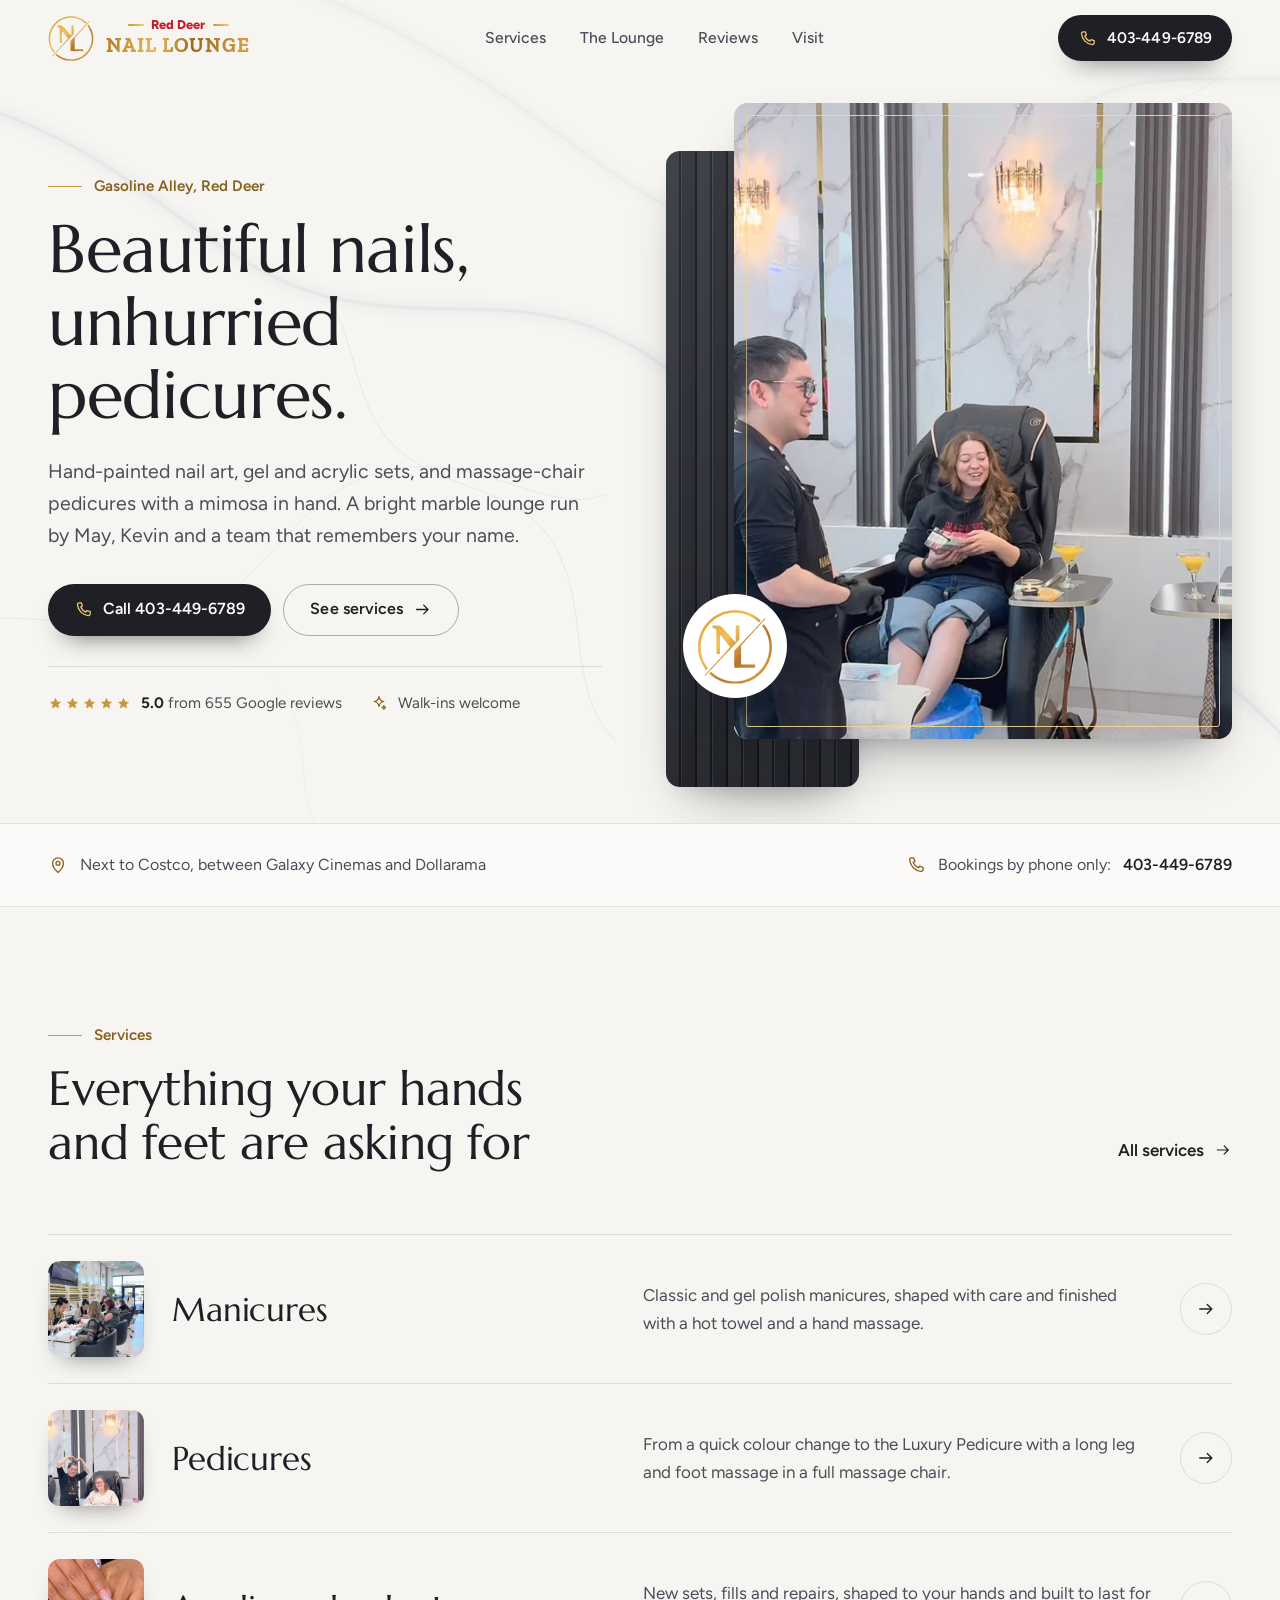
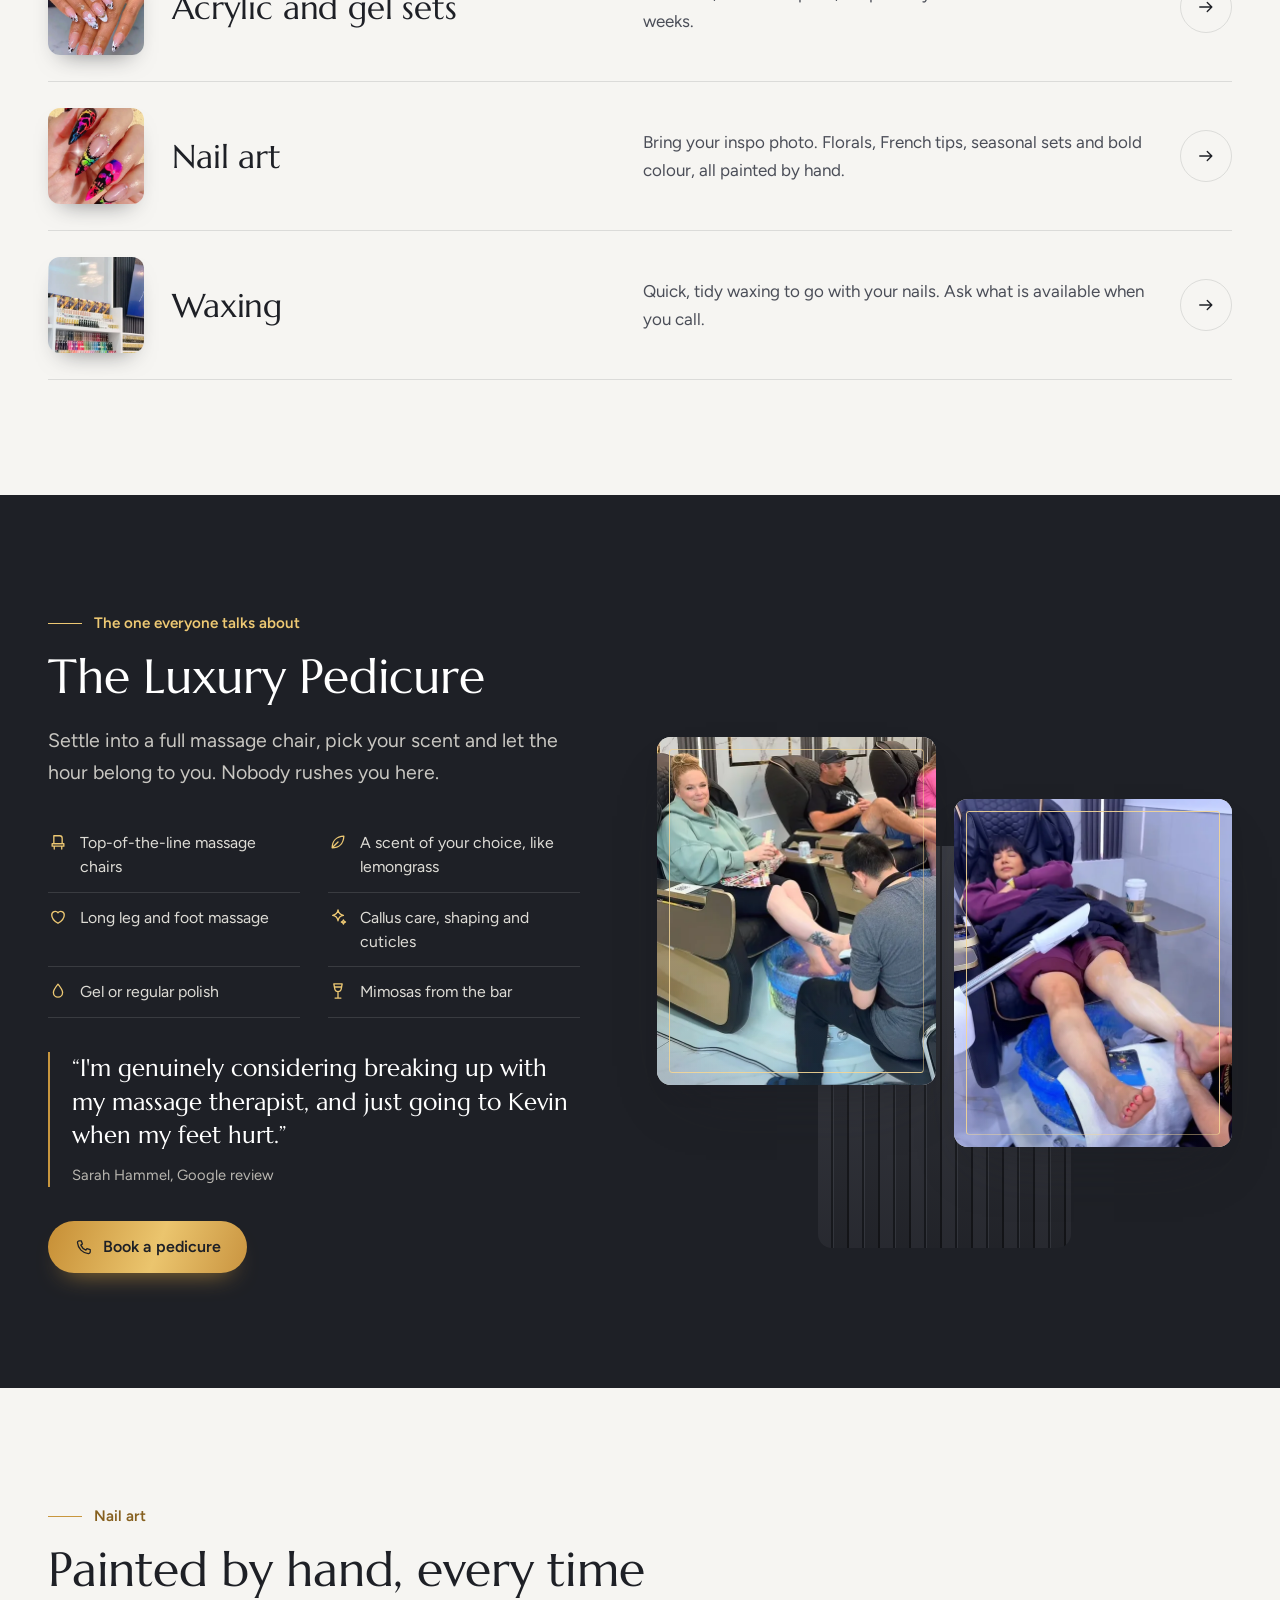
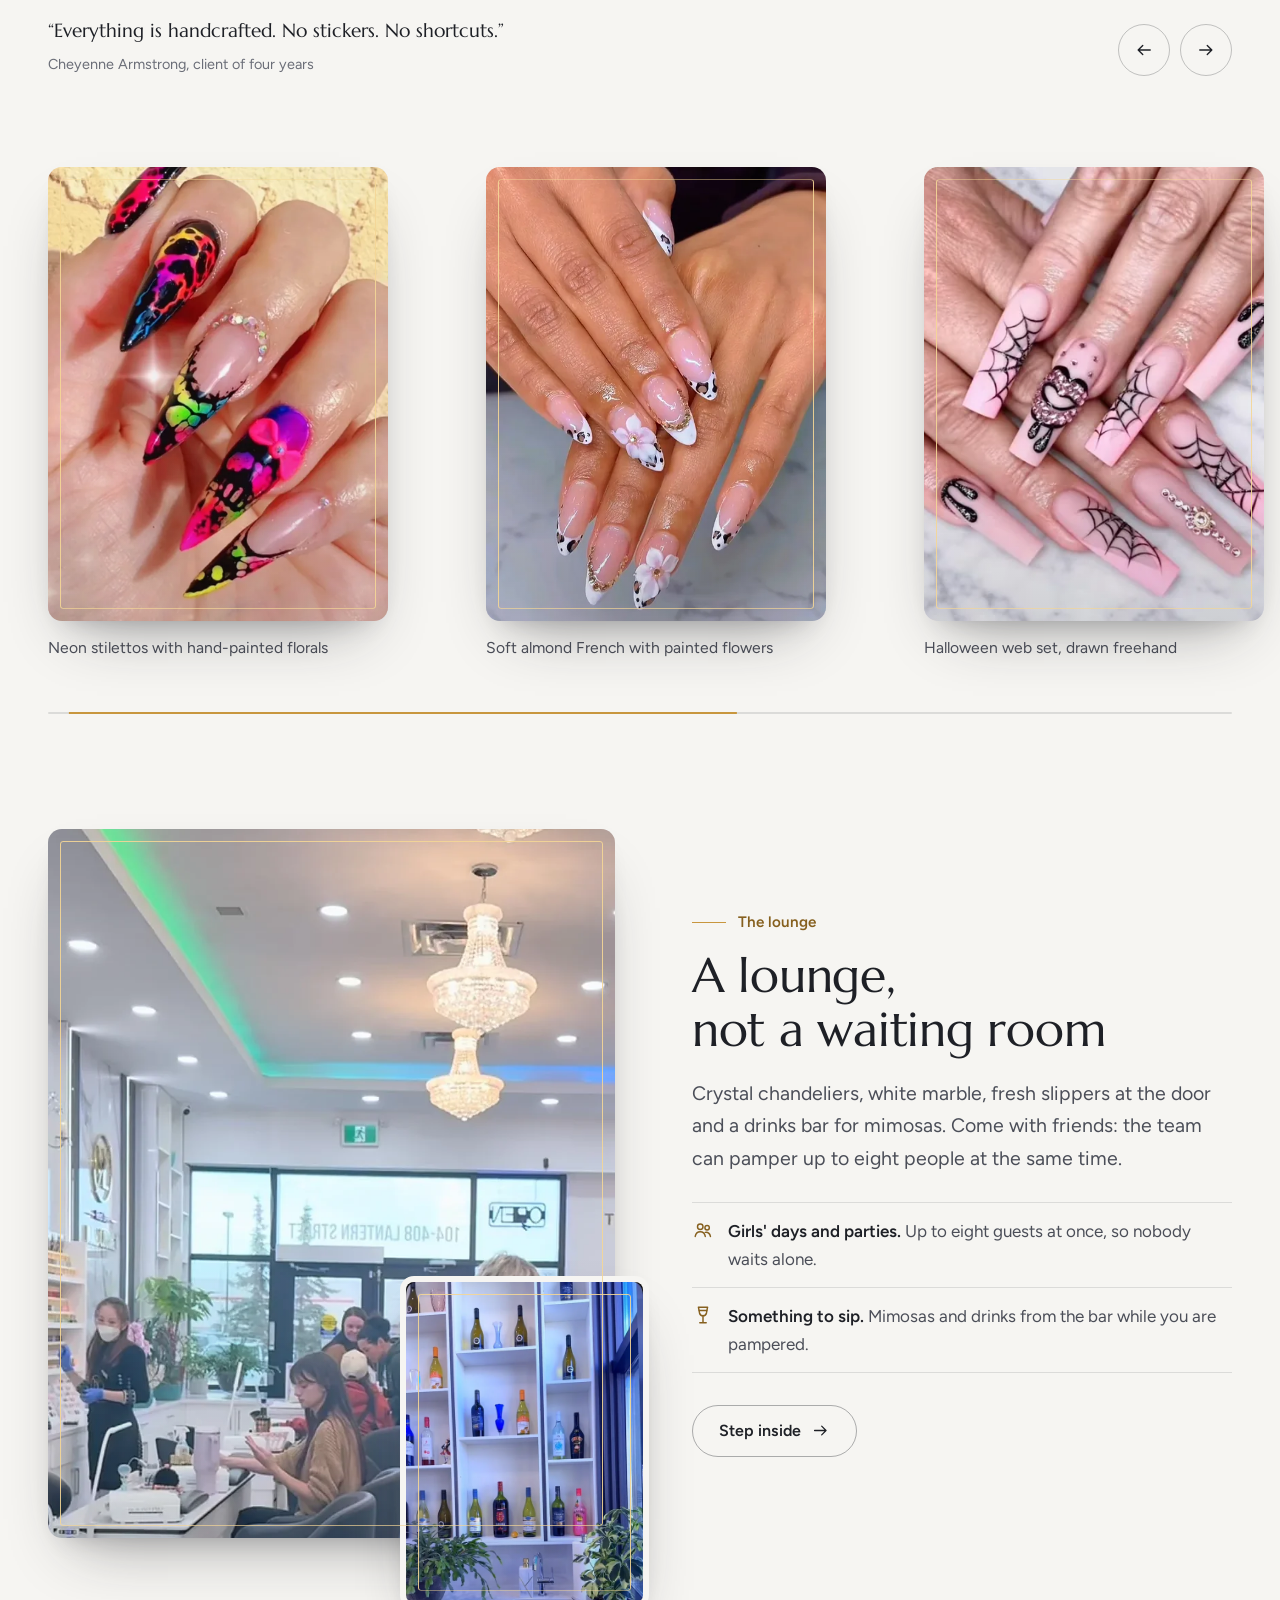
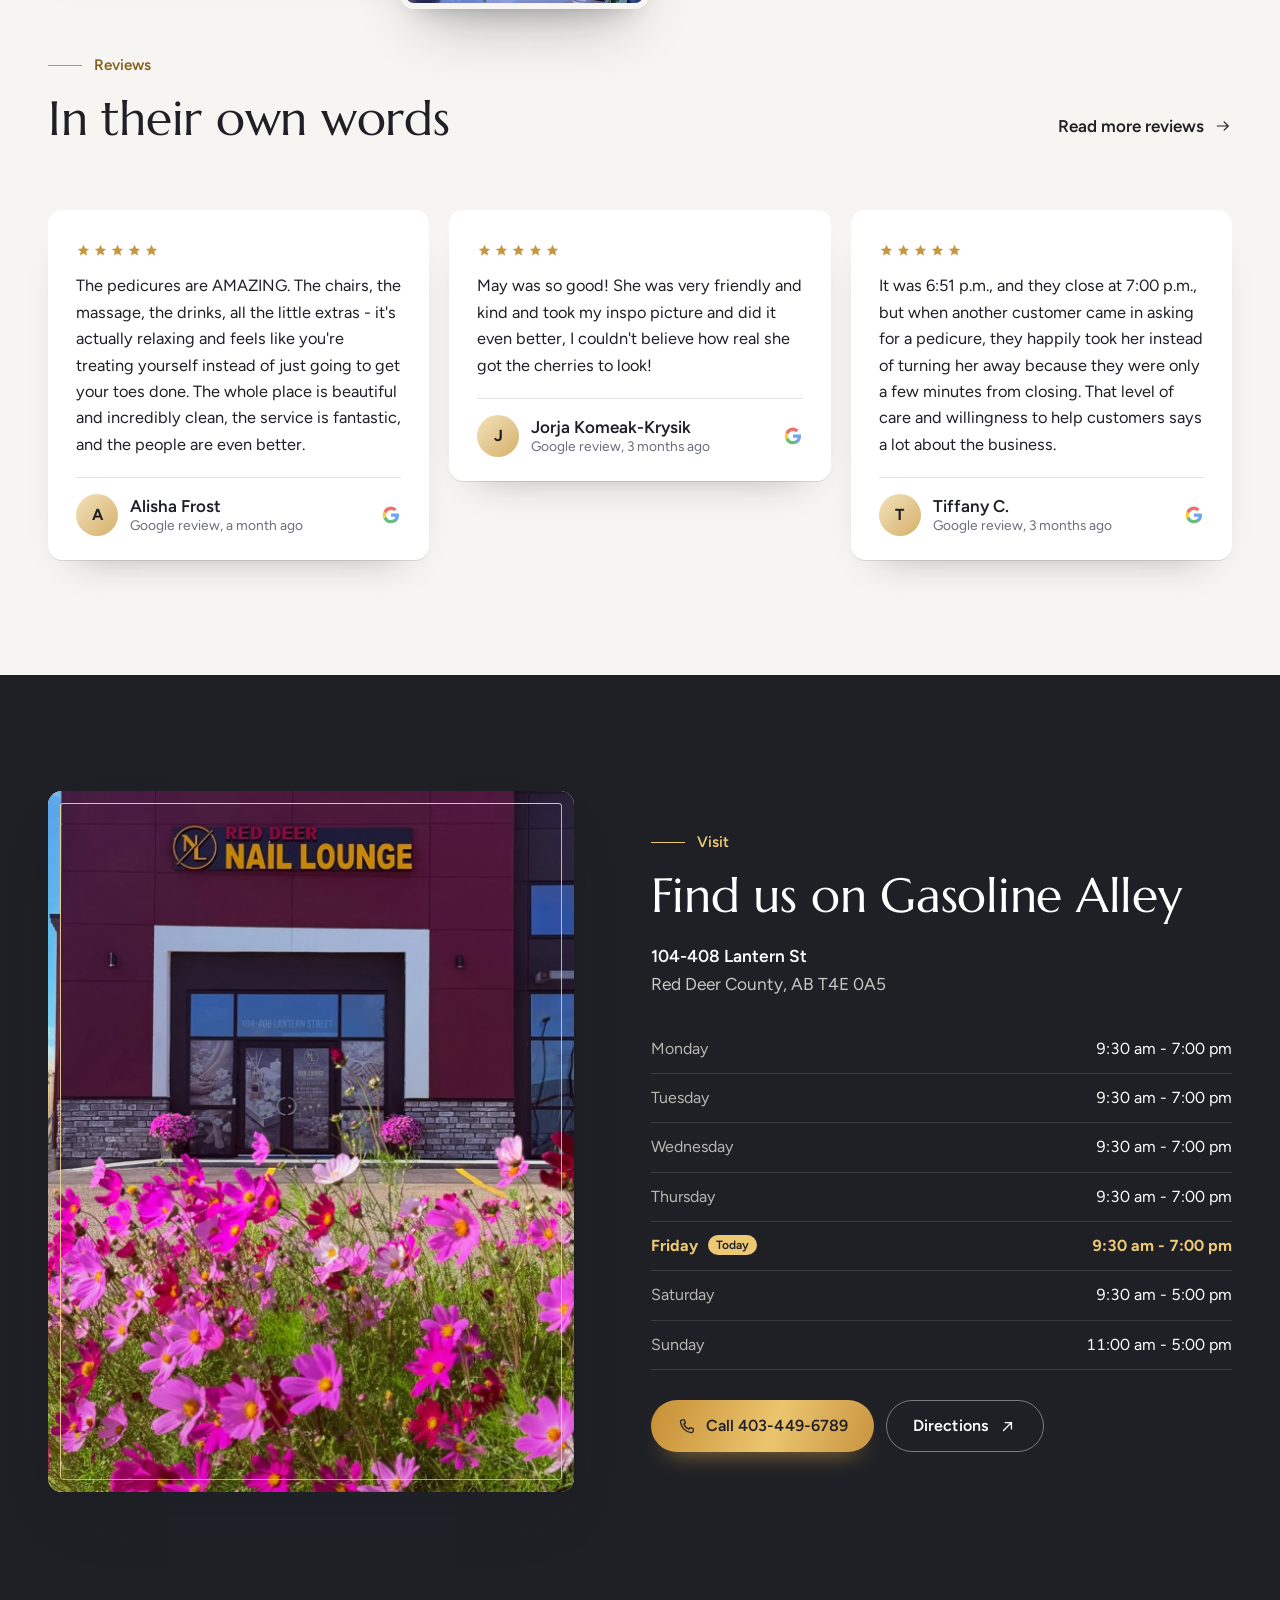
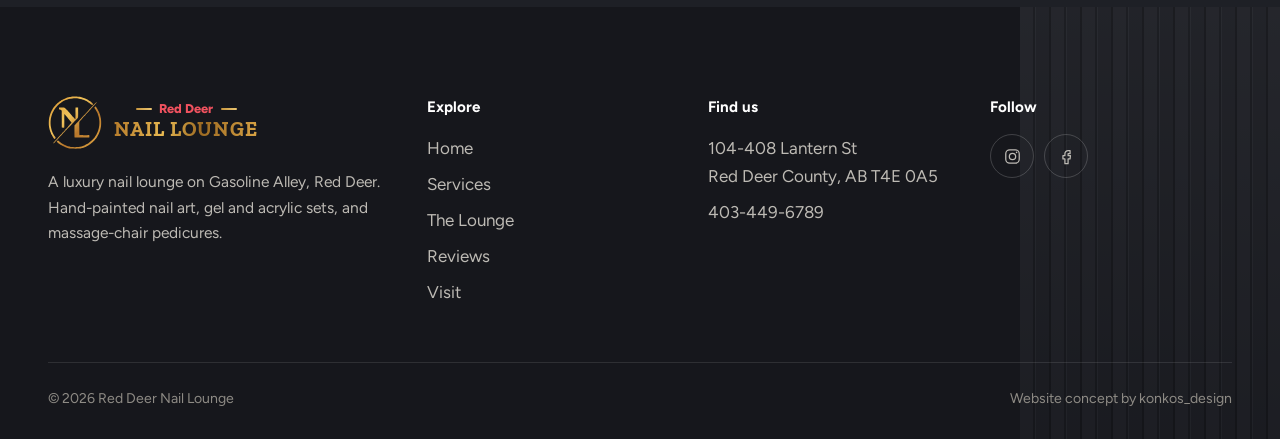
<file: index.html>
<!DOCTYPE html>
<html lang="en" class="no-js">
<head>
<meta charset="utf-8">
<meta name="viewport" content="width=device-width, initial-scale=1, viewport-fit=cover">
<meta name="robots" content="noindex, nofollow">
<title>Red Deer Nail Lounge | Luxury nails and pedicures in Red Deer, AB</title>
<meta name="description" content="Hand-painted nail art, gel and acrylic sets and massage-chair pedicures in a bright marble lounge on Gasoline Alley, Red Deer. Call 403-449-6789.">
<meta name="theme-color" content="#1E2026">
<meta property="og:type" content="website">
<meta property="og:site_name" content="Red Deer Nail Lounge">
<meta property="og:title" content="Red Deer Nail Lounge | Luxury nails and pedicures in Red Deer, AB">
<meta property="og:description" content="Hand-painted nail art, gel and acrylic sets and massage-chair pedicures in a bright marble lounge on Gasoline Alley, Red Deer. Call 403-449-6789.">
<meta property="og:url" content="https://konkos-design.github.io/red-deer-nail-lounge/">
<meta property="og:image" content="https://konkos-design.github.io/red-deer-nail-lounge/img/og-image.jpg">
<meta property="og:image:width" content="1200">
<meta property="og:image:height" content="630">
<meta property="og:image:alt" content="Red Deer Nail Lounge - marble pedicure lounge in Red Deer, Alberta">
<meta name="twitter:card" content="summary_large_image">
<meta name="twitter:title" content="Red Deer Nail Lounge | Luxury nails and pedicures in Red Deer, AB">
<meta name="twitter:description" content="Hand-painted nail art, gel and acrylic sets and massage-chair pedicures in a bright marble lounge on Gasoline Alley, Red Deer. Call 403-449-6789.">
<meta name="twitter:image" content="https://konkos-design.github.io/red-deer-nail-lounge/img/og-image.jpg">
<link rel="icon" href="favicon.ico" sizes="any">
<link rel="icon" href="img/favicon.svg" type="image/svg+xml">
<link rel="apple-touch-icon" href="img/apple-touch-icon.png">
<link rel="preload" href="fonts/Marcellus-normal-400.woff2" as="font" type="font/woff2" crossorigin>
<link rel="preload" href="fonts/Figtree-normal-400_800.woff2" as="font" type="font/woff2" crossorigin>
<link rel="stylesheet" href="css/style.css">
</head>
<body>
<a class="skip" href="#main">Skip to content</a>
<header class="site-header">
  <div class="wrap">
    <a class="brand" href="index.html" aria-label="Red Deer Nail Lounge, home"><img src="img/logo.svg" width="46" height="46" alt=""><span class="wm" aria-hidden="true"><span class="wm-red">Red Deer</span><span class="wm-gold">NAIL LOUNGE</span></span></a>
    <nav class="nav" aria-label="Main"><a href="services.html">Services</a><a href="lounge.html">The Lounge</a><a href="reviews.html">Reviews</a><a href="visit.html">Visit</a></nav>
    <a class="btn btn-dark header-call" href="tel:+14034496789"><svg class="" viewBox="0 0 24 24" fill="none" stroke="currentColor" stroke-width="1.6" stroke-linecap="round" stroke-linejoin="round" aria-hidden="true"><path d="M6.6 3.5h2.6l1.4 4.1-2 1.4a12.5 12.5 0 0 0 6.4 6.4l1.4-2 4.1 1.4v2.6a2.2 2.2 0 0 1-2.4 2.2C10.8 19 5 13.2 4.4 5.9a2.2 2.2 0 0 1 2.2-2.4z"/></svg>403-449-6789</a>
    <div class="header-actions">
      <a class="call-icon" href="tel:+14034496789" aria-label="Call Red Deer Nail Lounge"><svg class="" viewBox="0 0 24 24" fill="none" stroke="currentColor" stroke-width="1.6" stroke-linecap="round" stroke-linejoin="round" aria-hidden="true"><path d="M6.6 3.5h2.6l1.4 4.1-2 1.4a12.5 12.5 0 0 0 6.4 6.4l1.4-2 4.1 1.4v2.6a2.2 2.2 0 0 1-2.4 2.2C10.8 19 5 13.2 4.4 5.9a2.2 2.2 0 0 1 2.2-2.4z"/></svg></a>
      <button class="menu-btn" type="button" aria-expanded="false" aria-controls="mobile-menu" aria-label="Open menu"><span></span></button>
    </div>
  </div>
</header>
<div class="mobile-menu" id="mobile-menu" aria-hidden="true" inert>
  <nav aria-label="Mobile"><a href="index.html">Home<svg class="" viewBox="0 0 24 24" fill="none" stroke="currentColor" stroke-width="1.6" stroke-linecap="round" stroke-linejoin="round" aria-hidden="true"><path d="M4.5 12h14.5M13.5 6.5 19 12l-5.5 5.5"/></svg></a><a href="services.html">Services<svg class="" viewBox="0 0 24 24" fill="none" stroke="currentColor" stroke-width="1.6" stroke-linecap="round" stroke-linejoin="round" aria-hidden="true"><path d="M4.5 12h14.5M13.5 6.5 19 12l-5.5 5.5"/></svg></a><a href="lounge.html">The Lounge<svg class="" viewBox="0 0 24 24" fill="none" stroke="currentColor" stroke-width="1.6" stroke-linecap="round" stroke-linejoin="round" aria-hidden="true"><path d="M4.5 12h14.5M13.5 6.5 19 12l-5.5 5.5"/></svg></a><a href="reviews.html">Reviews<svg class="" viewBox="0 0 24 24" fill="none" stroke="currentColor" stroke-width="1.6" stroke-linecap="round" stroke-linejoin="round" aria-hidden="true"><path d="M4.5 12h14.5M13.5 6.5 19 12l-5.5 5.5"/></svg></a><a href="visit.html">Visit<svg class="" viewBox="0 0 24 24" fill="none" stroke="currentColor" stroke-width="1.6" stroke-linecap="round" stroke-linejoin="round" aria-hidden="true"><path d="M4.5 12h14.5M13.5 6.5 19 12l-5.5 5.5"/></svg></a></nav>
  <a class="btn btn-dark" href="tel:+14034496789"><svg class="" viewBox="0 0 24 24" fill="none" stroke="currentColor" stroke-width="1.6" stroke-linecap="round" stroke-linejoin="round" aria-hidden="true"><path d="M6.6 3.5h2.6l1.4 4.1-2 1.4a12.5 12.5 0 0 0 6.4 6.4l1.4-2 4.1 1.4v2.6a2.2 2.2 0 0 1-2.4 2.2C10.8 19 5 13.2 4.4 5.9a2.2 2.2 0 0 1 2.2-2.4z"/></svg>Call 403-449-6789</a>
  <p class="mm-note">Bookings by phone. Walk-ins welcome.</p>
</div>

<main id="main">
<section class="hero marble" aria-labelledby="hero-h">
  <div class="wrap">
    <div class="hero-text">
      <p class="kicker">Gasoline Alley, Red Deer</p>
      <h1 id="hero-h"><span class="ln"><span>Beautiful nails,</span></span><span class="ln"><span>unhurried</span></span><span class="ln"><span>pedicures.</span></span></h1>
      <p class="lead">Hand-painted nail art, gel and acrylic sets, and massage-chair pedicures with a mimosa in hand. A bright marble lounge run by May, Kevin and a team that remembers your name.</p>
      <div class="hero-actions">
        <a class="btn btn-dark" href="tel:+14034496789"><svg class="" viewBox="0 0 24 24" fill="none" stroke="currentColor" stroke-width="1.6" stroke-linecap="round" stroke-linejoin="round" aria-hidden="true"><path d="M6.6 3.5h2.6l1.4 4.1-2 1.4a12.5 12.5 0 0 0 6.4 6.4l1.4-2 4.1 1.4v2.6a2.2 2.2 0 0 1-2.4 2.2C10.8 19 5 13.2 4.4 5.9a2.2 2.2 0 0 1 2.2-2.4z"/></svg>Call 403-449-6789</a>
        <a class="btn btn-line" href="services.html">See services<svg class="" viewBox="0 0 24 24" fill="none" stroke="currentColor" stroke-width="1.6" stroke-linecap="round" stroke-linejoin="round" aria-hidden="true"><path d="M4.5 12h14.5M13.5 6.5 19 12l-5.5 5.5"/></svg></a>
      </div>
      <div class="hero-meta">
        <span><span class="stars" role="img" aria-label="5 out of 5 stars"><svg viewBox="0 0 24 24" aria-hidden="true"><path fill="currentColor" d="M12 2.8l2.7 5.9 6.4.7-4.8 4.3 1.4 6.3L12 16.8l-5.7 3.2 1.4-6.3L2.9 9.4l6.4-.7z"/></svg><svg viewBox="0 0 24 24" aria-hidden="true"><path fill="currentColor" d="M12 2.8l2.7 5.9 6.4.7-4.8 4.3 1.4 6.3L12 16.8l-5.7 3.2 1.4-6.3L2.9 9.4l6.4-.7z"/></svg><svg viewBox="0 0 24 24" aria-hidden="true"><path fill="currentColor" d="M12 2.8l2.7 5.9 6.4.7-4.8 4.3 1.4 6.3L12 16.8l-5.7 3.2 1.4-6.3L2.9 9.4l6.4-.7z"/></svg><svg viewBox="0 0 24 24" aria-hidden="true"><path fill="currentColor" d="M12 2.8l2.7 5.9 6.4.7-4.8 4.3 1.4 6.3L12 16.8l-5.7 3.2 1.4-6.3L2.9 9.4l6.4-.7z"/></svg><svg viewBox="0 0 24 24" aria-hidden="true"><path fill="currentColor" d="M12 2.8l2.7 5.9 6.4.7-4.8 4.3 1.4 6.3L12 16.8l-5.7 3.2 1.4-6.3L2.9 9.4l6.4-.7z"/></svg></span><span><b>5.0</b> from 655 Google reviews</span></span>
        <span><svg class="ic" viewBox="0 0 24 24" fill="none" stroke="currentColor" stroke-width="1.6" stroke-linecap="round" stroke-linejoin="round" aria-hidden="true"><path d="M12 3.5c.6 4.3 2.2 5.9 6.5 6.5-4.3.6-5.9 2.2-6.5 6.5-.6-4.3-2.2-5.9-6.5-6.5 4.3-.6 5.9-2.2 6.5-6.5zM18.5 15.5c.3 1.7.9 2.3 2.5 2.5-1.6.3-2.2.9-2.5 2.5-.3-1.6-.9-2.2-2.5-2.5 1.6-.2 2.2-.8 2.5-2.5z"/></svg>Walk-ins welcome</span>
      </div>
    </div>
    <div class="hero-media">
      <div class="slats" aria-hidden="true"></div>
      <div class="photo "><img src="img/hero-pedicure.webp" srcset="img/hero-pedicure-s.webp 560w, img/hero-pedicure.webp 960w" sizes="(max-width: 960px) 92vw, 46vw" width="960" height="1530" alt="A technician and a smiling client in a massage pedicure chair, with mimosas on the tray and marble walls behind" loading="eager" fetchpriority="high" decoding="async" style="object-position:40% 35%"><span class="fr" aria-hidden="true"></span></div>
      <span class="hero-badge" aria-hidden="true"><img src="img/logo.svg" width="76" height="76" alt=""></span>
    </div>
  </div>
</section>

<div class="locate">
  <div class="wrap">
    <p><svg class="" viewBox="0 0 24 24" fill="none" stroke="currentColor" stroke-width="1.6" stroke-linecap="round" stroke-linejoin="round" aria-hidden="true"><path d="M12 21s-6.5-5.6-6.5-11a6.5 6.5 0 0 1 13 0c0 5.4-6.5 11-6.5 11z"/><circle cx="12" cy="10" r="2.4"/></svg>Next to Costco, between Galaxy Cinemas and Dollarama</p>
    <p><svg class="" viewBox="0 0 24 24" fill="none" stroke="currentColor" stroke-width="1.6" stroke-linecap="round" stroke-linejoin="round" aria-hidden="true"><path d="M6.6 3.5h2.6l1.4 4.1-2 1.4a12.5 12.5 0 0 0 6.4 6.4l1.4-2 4.1 1.4v2.6a2.2 2.2 0 0 1-2.4 2.2C10.8 19 5 13.2 4.4 5.9a2.2 2.2 0 0 1 2.2-2.4z"/></svg>Bookings by phone only: <a class="link-arrow" href="tel:+14034496789">403-449-6789</a></p>
  </div>
</div>

<section class="section" aria-labelledby="svc-h">
  <div class="wrap">
    <div class="head">
      <div><p class="kicker">Services</p><h2 id="svc-h">Everything your hands<br>and feet are asking for</h2></div>
      <a class="link-arrow" href="services.html">All services<svg class="" viewBox="0 0 24 24" fill="none" stroke="currentColor" stroke-width="1.6" stroke-linecap="round" stroke-linejoin="round" aria-hidden="true"><path d="M4.5 12h14.5M13.5 6.5 19 12l-5.5 5.5"/></svg></a>
    </div>
    <div class="svc-list"><a class="svc reveal" href="services.html#manicures"><span class="thumb"><img src="img/manicure-bar-s.webp" width="560" height="560" alt="Manicure stations at Red Deer Nail Lounge" loading="lazy" decoding="async"></span><h3>Manicures</h3><p>Classic and gel polish manicures, shaped with care and finished with a hot towel and a hand massage.</p><span class="go"><svg class="" viewBox="0 0 24 24" fill="none" stroke="currentColor" stroke-width="1.6" stroke-linecap="round" stroke-linejoin="round" aria-hidden="true"><path d="M4.5 12h14.5M13.5 6.5 19 12l-5.5 5.5"/></svg></span></a><a class="svc reveal" href="services.html#pedicures"><span class="thumb"><img src="img/pedicure-smile-s.webp" width="560" height="560" alt="Smiling client in a massage pedicure chair" loading="lazy" decoding="async"></span><h3>Pedicures</h3><p>From a quick colour change to the Luxury Pedicure with a long leg and foot massage in a full massage chair.</p><span class="go"><svg class="" viewBox="0 0 24 24" fill="none" stroke="currentColor" stroke-width="1.6" stroke-linecap="round" stroke-linejoin="round" aria-hidden="true"><path d="M4.5 12h14.5M13.5 6.5 19 12l-5.5 5.5"/></svg></span></a><a class="svc reveal" href="services.html#sets"><span class="thumb"><img src="img/nails-french-s.webp" width="560" height="560" alt="Almond acrylic nails with French tips and painted flowers" loading="lazy" decoding="async"></span><h3>Acrylic and gel sets</h3><p>New sets, fills and repairs, shaped to your hands and built to last for weeks.</p><span class="go"><svg class="" viewBox="0 0 24 24" fill="none" stroke="currentColor" stroke-width="1.6" stroke-linecap="round" stroke-linejoin="round" aria-hidden="true"><path d="M4.5 12h14.5M13.5 6.5 19 12l-5.5 5.5"/></svg></span></a><a class="svc reveal" href="services.html#art"><span class="thumb"><img src="img/nails-neon-s.webp" width="560" height="560" alt="Hand-painted neon nail art on stiletto nails" loading="lazy" decoding="async"></span><h3>Nail art</h3><p>Bring your inspo photo. Florals, French tips, seasonal sets and bold colour, all painted by hand.</p><span class="go"><svg class="" viewBox="0 0 24 24" fill="none" stroke="currentColor" stroke-width="1.6" stroke-linecap="round" stroke-linejoin="round" aria-hidden="true"><path d="M4.5 12h14.5M13.5 6.5 19 12l-5.5 5.5"/></svg></span></a><a class="svc reveal" href="services.html#waxing"><span class="thumb"><img src="img/colour-shelf-s.webp" width="560" height="560" alt="Shelves of gel polish colours" loading="lazy" decoding="async"></span><h3>Waxing</h3><p>Quick, tidy waxing to go with your nails. Ask what is available when you call.</p><span class="go"><svg class="" viewBox="0 0 24 24" fill="none" stroke="currentColor" stroke-width="1.6" stroke-linecap="round" stroke-linejoin="round" aria-hidden="true"><path d="M4.5 12h14.5M13.5 6.5 19 12l-5.5 5.5"/></svg></span></a></div>
  </div>
</section>

<section class="section tone-dark" aria-labelledby="sig-h">
  <div class="wrap sig">
    <div class="sig-text">
      <p class="kicker reveal">The one everyone talks about</p>
      <h2 id="sig-h" class="reveal">The Luxury Pedicure</h2>
      <p class="lead reveal">Settle into a full massage chair, pick your scent and let the hour belong to you. Nobody rushes you here.</p>
      <ul class="incl reveal">
        <li><svg class="" viewBox="0 0 24 24" fill="none" stroke="currentColor" stroke-width="1.6" stroke-linecap="round" stroke-linejoin="round" aria-hidden="true"><path d="M7 4.5h7a3 3 0 0 1 3 3v6.5H7z"/><path d="M5 14h14v3H5zM7.5 17v3.5M16.5 17v3.5"/></svg>Top-of-the-line massage chairs</li>
        <li><svg class="" viewBox="0 0 24 24" fill="none" stroke="currentColor" stroke-width="1.6" stroke-linecap="round" stroke-linejoin="round" aria-hidden="true"><path d="M5 19c0-8 5-13.5 14-14-.5 9-6 14-14 14zM5 19l7-7"/></svg>A scent of your choice, like lemongrass</li>
        <li><svg class="" viewBox="0 0 24 24" fill="none" stroke="currentColor" stroke-width="1.6" stroke-linecap="round" stroke-linejoin="round" aria-hidden="true"><path d="M12 19.5s-7.5-4.4-7.5-10a4.2 4.2 0 0 1 7.5-2.6 4.2 4.2 0 0 1 7.5 2.6c0 5.6-7.5 10-7.5 10z"/></svg>Long leg and foot massage</li>
        <li><svg class="" viewBox="0 0 24 24" fill="none" stroke="currentColor" stroke-width="1.6" stroke-linecap="round" stroke-linejoin="round" aria-hidden="true"><path d="M12 3.5c.6 4.3 2.2 5.9 6.5 6.5-4.3.6-5.9 2.2-6.5 6.5-.6-4.3-2.2-5.9-6.5-6.5 4.3-.6 5.9-2.2 6.5-6.5zM18.5 15.5c.3 1.7.9 2.3 2.5 2.5-1.6.3-2.2.9-2.5 2.5-.3-1.6-.9-2.2-2.5-2.5 1.6-.2 2.2-.8 2.5-2.5z"/></svg>Callus care, shaping and cuticles</li>
        <li><svg class="" viewBox="0 0 24 24" fill="none" stroke="currentColor" stroke-width="1.6" stroke-linecap="round" stroke-linejoin="round" aria-hidden="true"><path d="M12 3.8c3 3.7 5.5 6.8 5.5 10a5.5 5.5 0 0 1-11 0c0-3.2 2.5-6.3 5.5-10z"/></svg>Gel or regular polish</li>
        <li><svg class="" viewBox="0 0 24 24" fill="none" stroke="currentColor" stroke-width="1.6" stroke-linecap="round" stroke-linejoin="round" aria-hidden="true"><path d="M7 3.5h10l-1.2 6.3a3.9 3.9 0 0 1-7.6 0zM12 13.8v6.7M8.5 20.5h7"/><path d="M8 7.2h8"/></svg>Mimosas from the bar</li>
      </ul>
      <div class="pull reveal"><q>I'm genuinely considering breaking up with my massage therapist, and just going to Kevin when my feet hurt.</q><cite>Sarah Hammel, Google review</cite></div>
      <div class="sig-cta reveal"><a class="btn btn-gold" href="tel:+14034496789"><svg class="" viewBox="0 0 24 24" fill="none" stroke="currentColor" stroke-width="1.6" stroke-linecap="round" stroke-linejoin="round" aria-hidden="true"><path d="M6.6 3.5h2.6l1.4 4.1-2 1.4a12.5 12.5 0 0 0 6.4 6.4l1.4-2 4.1 1.4v2.6a2.2 2.2 0 0 1-2.4 2.2C10.8 19 5 13.2 4.4 5.9a2.2 2.2 0 0 1 2.2-2.4z"/></svg>Book a pedicure</a></div>
    </div>
    <div class="sig-media">
      <div class="slat-col slats" aria-hidden="true"></div>
      <div class="photo "><img src="img/pedicure-team.webp" srcset="img/pedicure-team-s.webp 560w, img/pedicure-team.webp 1030w" sizes="(max-width: 960px) 46vw, 26vw" width="1030" height="1560" alt="Technician giving a pedicure while clients relax in massage chairs under crystal wall lights" loading="lazy" decoding="async" data-parallax style="object-position:40% 50%"><span class="fr" aria-hidden="true"></span></div>
      <div class="photo p2"><img src="img/pedicure-relax.webp" srcset="img/pedicure-relax-s.webp 560w, img/pedicure-relax.webp 1100w" sizes="(max-width: 960px) 46vw, 26vw" width="1100" height="1569" alt="Client asleep in a massage chair during her pedicure" loading="lazy" decoding="async" data-parallax style="object-position:50% 40%"><span class="fr" aria-hidden="true"></span></div>
    </div>
  </div>
</section>

<section class="section" aria-labelledby="art-h">
  <div class="wrap" data-strip>
    <div class="head">
      <div>
        <p class="kicker">Nail art</p>
        <h2 id="art-h">Painted by hand, every time</h2>
        <p class="quote-inline">&ldquo;Everything is handcrafted. No stickers. No shortcuts.&rdquo;<span>Cheyenne Armstrong, client of four years</span></p>
      </div>
      <div class="strip-ctrl"><button type="button" data-prev aria-label="Previous photos"><svg class="" viewBox="0 0 24 24" fill="none" stroke="currentColor" stroke-width="1.6" stroke-linecap="round" stroke-linejoin="round" aria-hidden="true"><path d="M19.5 12H5M10.5 6.5 5 12l5.5 5.5"/></svg></button><button type="button" data-next aria-label="Next photos"><svg class="" viewBox="0 0 24 24" fill="none" stroke="currentColor" stroke-width="1.6" stroke-linecap="round" stroke-linejoin="round" aria-hidden="true"><path d="M4.5 12h14.5M13.5 6.5 19 12l-5.5 5.5"/></svg></button></div>
    </div>
    <div class="strip" tabindex="0" aria-label="Nail art gallery, drag or scroll sideways"><figure class="card"><div class="photo "><img src="img/nails-neon.webp" srcset="img/nails-neon-s.webp 560w, img/nails-neon.webp 900w" sizes="(max-width: 640px) 70vw, 340px" width="900" height="1269" alt="Neon nail art on stiletto nails" loading="lazy" decoding="async"><span class="fr" aria-hidden="true"></span></div><p>Neon stilettos with hand-painted florals</p></figure><figure class="card"><div class="photo "><img src="img/nails-french.webp" srcset="img/nails-french-s.webp 560w, img/nails-french.webp 900w" sizes="(max-width: 640px) 70vw, 340px" width="900" height="1269" alt="French tip almond nails with flowers" loading="lazy" decoding="async"><span class="fr" aria-hidden="true"></span></div><p>Soft almond French with painted flowers</p></figure><figure class="card"><div class="photo "><img src="img/nails-web.webp" srcset="img/nails-web-s.webp 560w, img/nails-web.webp 1100w" sizes="(max-width: 640px) 70vw, 340px" width="1100" height="1044" alt="Pink coffin nails with spider web art" loading="lazy" decoding="async"><span class="fr" aria-hidden="true"></span></div><p>Halloween web set, drawn freehand</p></figure><figure class="card"><div class="photo "><img src="img/nails-fall.webp" srcset="img/nails-fall-s.webp 560w, img/nails-fall.webp 1000w" sizes="(max-width: 640px) 70vw, 340px" width="1000" height="1022" alt="Autumn nail set with plaid and leaf designs" loading="lazy" decoding="async"><span class="fr" aria-hidden="true"></span></div><p>Fall plaid and leaves, matched to the season</p></figure><figure class="card"><div class="photo "><img src="img/colour-wall.webp" srcset="img/colour-wall-s.webp 560w, img/colour-wall.webp 1000w" sizes="(max-width: 640px) 70vw, 340px" width="1000" height="1463" alt="Wall of gel polish colours" loading="lazy" decoding="async"><span class="fr" aria-hidden="true"></span></div><p>A wall of colours to choose from</p></figure></div>
    <div class="strip-progress" aria-hidden="true"><span></span></div>
  </div>
</section>

<section class="section" aria-labelledby="lounge-h">
  <div class="wrap split">
    <div class="split-media reveal">
      <div class="photo main"><img src="img/lounge-chandeliers.webp" srcset="img/lounge-chandeliers-s.webp 560w, img/lounge-chandeliers.webp 830w" sizes="(max-width: 960px) 92vw, 50vw" width="830" height="1560" alt="Crystal chandeliers above the manicure stations, with the front windows behind" loading="lazy" decoding="async" data-parallax style="object-position:50% 40%"><span class="fr" aria-hidden="true"></span></div>
      <div class="photo over"><img src="img/drinks-bar.webp" srcset="img/drinks-bar-s.webp 560w, img/drinks-bar.webp 1000w" sizes="(max-width: 960px) 40vw, 20vw" width="1000" height="1360" alt="Drinks bar with wine bottles on white shelves" loading="lazy" decoding="async"><span class="fr" aria-hidden="true"></span></div>
    </div>
    <div class="split-text">
      <p class="kicker reveal">The lounge</p>
      <h2 id="lounge-h" class="reveal">A lounge,<br>not a waiting room</h2>
      <p class="lead reveal">Crystal chandeliers, white marble, fresh slippers at the door and a drinks bar for mimosas. Come with friends: the team can pamper up to eight people at the same time.</p>
      <ul class="facts reveal">
        <li><svg class="" viewBox="0 0 24 24" fill="none" stroke="currentColor" stroke-width="1.6" stroke-linecap="round" stroke-linejoin="round" aria-hidden="true"><circle cx="9" cy="8.5" r="3"/><circle cx="16.5" cy="9.5" r="2.4"/><path d="M3.5 19c.6-3.2 2.8-5 5.5-5s4.9 1.8 5.5 5M14.5 14.6c2.6-.3 4.9 1.2 5.6 4.4"/></svg><span><b>Girls' days and parties.</b> Up to eight guests at once, so nobody waits alone.</span></li>
        <li><svg class="" viewBox="0 0 24 24" fill="none" stroke="currentColor" stroke-width="1.6" stroke-linecap="round" stroke-linejoin="round" aria-hidden="true"><path d="M7 3.5h10l-1.2 6.3a3.9 3.9 0 0 1-7.6 0zM12 13.8v6.7M8.5 20.5h7"/><path d="M8 7.2h8"/></svg><span><b>Something to sip.</b> Mimosas and drinks from the bar while you are pampered.</span></li>
      </ul>
      <div class="btns reveal"><a class="btn btn-line" href="lounge.html">Step inside<svg class="" viewBox="0 0 24 24" fill="none" stroke="currentColor" stroke-width="1.6" stroke-linecap="round" stroke-linejoin="round" aria-hidden="true"><path d="M4.5 12h14.5M13.5 6.5 19 12l-5.5 5.5"/></svg></a></div>
    </div>
  </div>
</section>

<section class="section" aria-labelledby="rv-h">
  <div class="wrap">
    <div class="head">
      <div><p class="kicker">Reviews</p><h2 id="rv-h">In their own words</h2></div>
      <a class="link-arrow" href="reviews.html">Read more reviews<svg class="" viewBox="0 0 24 24" fill="none" stroke="currentColor" stroke-width="1.6" stroke-linecap="round" stroke-linejoin="round" aria-hidden="true"><path d="M4.5 12h14.5M13.5 6.5 19 12l-5.5 5.5"/></svg></a>
    </div>
    <div class="rv-grid"><article class="rv reveal" data-tags="pedicure lounge"><span class="stars" role="img" aria-label="5 out of 5 stars"><svg viewBox="0 0 24 24" aria-hidden="true"><path fill="currentColor" d="M12 2.8l2.7 5.9 6.4.7-4.8 4.3 1.4 6.3L12 16.8l-5.7 3.2 1.4-6.3L2.9 9.4l6.4-.7z"/></svg><svg viewBox="0 0 24 24" aria-hidden="true"><path fill="currentColor" d="M12 2.8l2.7 5.9 6.4.7-4.8 4.3 1.4 6.3L12 16.8l-5.7 3.2 1.4-6.3L2.9 9.4l6.4-.7z"/></svg><svg viewBox="0 0 24 24" aria-hidden="true"><path fill="currentColor" d="M12 2.8l2.7 5.9 6.4.7-4.8 4.3 1.4 6.3L12 16.8l-5.7 3.2 1.4-6.3L2.9 9.4l6.4-.7z"/></svg><svg viewBox="0 0 24 24" aria-hidden="true"><path fill="currentColor" d="M12 2.8l2.7 5.9 6.4.7-4.8 4.3 1.4 6.3L12 16.8l-5.7 3.2 1.4-6.3L2.9 9.4l6.4-.7z"/></svg><svg viewBox="0 0 24 24" aria-hidden="true"><path fill="currentColor" d="M12 2.8l2.7 5.9 6.4.7-4.8 4.3 1.4 6.3L12 16.8l-5.7 3.2 1.4-6.3L2.9 9.4l6.4-.7z"/></svg></span><blockquote><p>The pedicures are AMAZING. The chairs, the massage, the drinks, all the little extras - it&#x27;s actually relaxing and feels like you&#x27;re treating yourself instead of just going to get your toes done. The whole place is beautiful and incredibly clean, the service is fantastic, and the people are even better.</p></blockquote><footer><span class="av" aria-hidden="true">A</span><span><b>Alisha Frost</b><small>Google review, a month ago</small></span><svg class="g" viewBox="0 0 24 24" aria-label="Google review"><path fill="#4285F4" d="M21.6 12.2c0-.7-.1-1.3-.2-1.9H12v3.7h5.4a4.6 4.6 0 0 1-2 3v2.5h3.2c1.9-1.7 3-4.3 3-7.3z"/><path fill="#34A853" d="M12 22c2.7 0 5-.9 6.6-2.4l-3.2-2.5c-.9.6-2 1-3.4 1-2.6 0-4.8-1.8-5.6-4.1H3.1v2.6A10 10 0 0 0 12 22z"/><path fill="#FBBC05" d="M6.4 14c-.2-.6-.3-1.3-.3-2s.1-1.4.3-2V7.4H3.1a10 10 0 0 0 0 9.2z"/><path fill="#EA4335" d="M12 5.9c1.5 0 2.8.5 3.8 1.5l2.9-2.9A10 10 0 0 0 3.1 7.4L6.4 10c.8-2.3 3-4.1 5.6-4.1z"/></svg></footer></article><article class="rv reveal reveal-d1" data-tags="nails"><span class="stars" role="img" aria-label="5 out of 5 stars"><svg viewBox="0 0 24 24" aria-hidden="true"><path fill="currentColor" d="M12 2.8l2.7 5.9 6.4.7-4.8 4.3 1.4 6.3L12 16.8l-5.7 3.2 1.4-6.3L2.9 9.4l6.4-.7z"/></svg><svg viewBox="0 0 24 24" aria-hidden="true"><path fill="currentColor" d="M12 2.8l2.7 5.9 6.4.7-4.8 4.3 1.4 6.3L12 16.8l-5.7 3.2 1.4-6.3L2.9 9.4l6.4-.7z"/></svg><svg viewBox="0 0 24 24" aria-hidden="true"><path fill="currentColor" d="M12 2.8l2.7 5.9 6.4.7-4.8 4.3 1.4 6.3L12 16.8l-5.7 3.2 1.4-6.3L2.9 9.4l6.4-.7z"/></svg><svg viewBox="0 0 24 24" aria-hidden="true"><path fill="currentColor" d="M12 2.8l2.7 5.9 6.4.7-4.8 4.3 1.4 6.3L12 16.8l-5.7 3.2 1.4-6.3L2.9 9.4l6.4-.7z"/></svg><svg viewBox="0 0 24 24" aria-hidden="true"><path fill="currentColor" d="M12 2.8l2.7 5.9 6.4.7-4.8 4.3 1.4 6.3L12 16.8l-5.7 3.2 1.4-6.3L2.9 9.4l6.4-.7z"/></svg></span><blockquote><p>May was so good! She was very friendly and kind and took my inspo picture and did it even better, I couldn&#x27;t believe how real she got the cherries to look!</p></blockquote><footer><span class="av" aria-hidden="true">J</span><span><b>Jorja Komeak-Krysik</b><small>Google review, 3 months ago</small></span><svg class="g" viewBox="0 0 24 24" aria-label="Google review"><path fill="#4285F4" d="M21.6 12.2c0-.7-.1-1.3-.2-1.9H12v3.7h5.4a4.6 4.6 0 0 1-2 3v2.5h3.2c1.9-1.7 3-4.3 3-7.3z"/><path fill="#34A853" d="M12 22c2.7 0 5-.9 6.6-2.4l-3.2-2.5c-.9.6-2 1-3.4 1-2.6 0-4.8-1.8-5.6-4.1H3.1v2.6A10 10 0 0 0 12 22z"/><path fill="#FBBC05" d="M6.4 14c-.2-.6-.3-1.3-.3-2s.1-1.4.3-2V7.4H3.1a10 10 0 0 0 0 9.2z"/><path fill="#EA4335" d="M12 5.9c1.5 0 2.8.5 3.8 1.5l2.9-2.9A10 10 0 0 0 3.1 7.4L6.4 10c.8-2.3 3-4.1 5.6-4.1z"/></svg></footer></article><article class="rv reveal reveal-d2" data-tags="nails"><span class="stars" role="img" aria-label="5 out of 5 stars"><svg viewBox="0 0 24 24" aria-hidden="true"><path fill="currentColor" d="M12 2.8l2.7 5.9 6.4.7-4.8 4.3 1.4 6.3L12 16.8l-5.7 3.2 1.4-6.3L2.9 9.4l6.4-.7z"/></svg><svg viewBox="0 0 24 24" aria-hidden="true"><path fill="currentColor" d="M12 2.8l2.7 5.9 6.4.7-4.8 4.3 1.4 6.3L12 16.8l-5.7 3.2 1.4-6.3L2.9 9.4l6.4-.7z"/></svg><svg viewBox="0 0 24 24" aria-hidden="true"><path fill="currentColor" d="M12 2.8l2.7 5.9 6.4.7-4.8 4.3 1.4 6.3L12 16.8l-5.7 3.2 1.4-6.3L2.9 9.4l6.4-.7z"/></svg><svg viewBox="0 0 24 24" aria-hidden="true"><path fill="currentColor" d="M12 2.8l2.7 5.9 6.4.7-4.8 4.3 1.4 6.3L12 16.8l-5.7 3.2 1.4-6.3L2.9 9.4l6.4-.7z"/></svg><svg viewBox="0 0 24 24" aria-hidden="true"><path fill="currentColor" d="M12 2.8l2.7 5.9 6.4.7-4.8 4.3 1.4 6.3L12 16.8l-5.7 3.2 1.4-6.3L2.9 9.4l6.4-.7z"/></svg></span><blockquote><p>It was 6:51 p.m., and they close at 7:00 p.m., but when another customer came in asking for a pedicure, they happily took her instead of turning her away because they were only a few minutes from closing. That level of care and willingness to help customers says a lot about the business.</p></blockquote><footer><span class="av" aria-hidden="true">T</span><span><b>Tiffany C.</b><small>Google review, 3 months ago</small></span><svg class="g" viewBox="0 0 24 24" aria-label="Google review"><path fill="#4285F4" d="M21.6 12.2c0-.7-.1-1.3-.2-1.9H12v3.7h5.4a4.6 4.6 0 0 1-2 3v2.5h3.2c1.9-1.7 3-4.3 3-7.3z"/><path fill="#34A853" d="M12 22c2.7 0 5-.9 6.6-2.4l-3.2-2.5c-.9.6-2 1-3.4 1-2.6 0-4.8-1.8-5.6-4.1H3.1v2.6A10 10 0 0 0 12 22z"/><path fill="#FBBC05" d="M6.4 14c-.2-.6-.3-1.3-.3-2s.1-1.4.3-2V7.4H3.1a10 10 0 0 0 0 9.2z"/><path fill="#EA4335" d="M12 5.9c1.5 0 2.8.5 3.8 1.5l2.9-2.9A10 10 0 0 0 3.1 7.4L6.4 10c.8-2.3 3-4.1 5.6-4.1z"/></svg></footer></article></div>
  </div>
</section>

<section class="section tone-dark" aria-labelledby="visit-h">
  <div class="wrap visit">
    <div class="reveal"><div class="photo "><img src="img/facade.webp" srcset="img/facade-s.webp 560w, img/facade.webp 1200w" sizes="(max-width: 960px) 92vw, 50vw" width="1200" height="1600" alt="Red Deer Nail Lounge storefront with its gold sign and pink flowers in front" loading="lazy" decoding="async" data-parallax style="object-position:50% 22%"><span class="fr" aria-hidden="true"></span></div></div>
    <div>
      <p class="kicker reveal">Visit</p>
      <h2 id="visit-h" class="reveal">Find us on Gasoline Alley</h2>
      <p class="addr reveal"><b>104-408 Lantern St</b>Red Deer County, AB T4E 0A5</p>
      <div class="reveal visit-hours"><table class="hours"><caption class="sr-only">Opening hours</caption><tbody><tr data-day="1"><th scope="row">Monday</th><td>9:30 am - 7:00 pm</td></tr><tr data-day="2"><th scope="row">Tuesday</th><td>9:30 am - 7:00 pm</td></tr><tr data-day="3"><th scope="row">Wednesday</th><td>9:30 am - 7:00 pm</td></tr><tr data-day="4"><th scope="row">Thursday</th><td>9:30 am - 7:00 pm</td></tr><tr data-day="5"><th scope="row">Friday</th><td>9:30 am - 7:00 pm</td></tr><tr data-day="6"><th scope="row">Saturday</th><td>9:30 am - 5:00 pm</td></tr><tr data-day="0"><th scope="row">Sunday</th><td>11:00 am - 5:00 pm</td></tr></tbody></table></div>
      <div class="btns reveal"><a class="btn btn-gold" href="tel:+14034496789"><svg class="" viewBox="0 0 24 24" fill="none" stroke="currentColor" stroke-width="1.6" stroke-linecap="round" stroke-linejoin="round" aria-hidden="true"><path d="M6.6 3.5h2.6l1.4 4.1-2 1.4a12.5 12.5 0 0 0 6.4 6.4l1.4-2 4.1 1.4v2.6a2.2 2.2 0 0 1-2.4 2.2C10.8 19 5 13.2 4.4 5.9a2.2 2.2 0 0 1 2.2-2.4z"/></svg>Call 403-449-6789</a><a class="btn btn-line" href="https://www.google.com/maps/search/?api=1&query=Red+Deer+Nail+Lounge+408+Lantern+St" target="_blank" rel="noopener">Directions<svg class="" viewBox="0 0 24 24" fill="none" stroke="currentColor" stroke-width="1.6" stroke-linecap="round" stroke-linejoin="round" aria-hidden="true"><path d="M7 17 17 7M9 7h8v8"/></svg></a></div>
    </div>
  </div>
</section>
</main>
<footer class="site-footer">
  <div class="slats" aria-hidden="true"></div>
  <div class="wrap">
    <div class="f-grid">
      <div>
        <a class="brand" href="index.html" aria-label="Red Deer Nail Lounge, home"><img src="img/logo.svg" width="46" height="46" alt=""><span class="wm" aria-hidden="true"><span class="wm-red">Red Deer</span><span class="wm-gold">NAIL LOUNGE</span></span></a>
        <p class="f-about">A luxury nail lounge on Gasoline Alley, Red Deer. Hand-painted nail art, gel and acrylic sets, and massage-chair pedicures.</p>
      </div>
      <div>
        <h4>Explore</h4>
        <ul><li><a href="index.html">Home</a></li><li><a href="services.html">Services</a></li><li><a href="lounge.html">The Lounge</a></li><li><a href="reviews.html">Reviews</a></li><li><a href="visit.html">Visit</a></li></ul>
      </div>
      <div>
        <h4>Find us</h4>
        <ul>
          <li><a href="https://www.google.com/maps/search/?api=1&query=Red+Deer+Nail+Lounge+408+Lantern+St" target="_blank" rel="noopener">104-408 Lantern St<br>Red Deer County, AB T4E 0A5</a></li>
          <li><a href="tel:+14034496789">403-449-6789</a></li>
        </ul>
      </div>
      <div>
        <h4>Follow</h4>
        <div class="soc">
          <a href="https://www.instagram.com/reddeernaillounge/" target="_blank" rel="noopener" aria-label="Instagram"><svg class="" viewBox="0 0 24 24" fill="none" stroke="currentColor" stroke-width="1.6" stroke-linecap="round" stroke-linejoin="round" aria-hidden="true"><rect x="3.5" y="3.5" width="17" height="17" rx="5"/><circle cx="12" cy="12" r="4"/><circle cx="17.2" cy="6.8" r="1" fill="currentColor" stroke="none"/></svg></a>
          <a href="https://www.facebook.com/reddeernaillounge" target="_blank" rel="noopener" aria-label="Facebook"><svg class="" viewBox="0 0 24 24" fill="none" stroke="currentColor" stroke-width="1.6" stroke-linecap="round" stroke-linejoin="round" aria-hidden="true"><path d="M14 8.5h2.5v-4H14a4 4 0 0 0-4 4v2.5H7.5v4H10v6h4v-6h2.5l.5-4H14V9a.5.5 0 0 1 .5-.5z"/></svg></a>
        </div>
      </div>
    </div>
    <div class="f-bottom">
      <span>&copy; <span data-year>2026</span> Red Deer Nail Lounge</span>
      <span>Website concept by konkos_design</span>
    </div>
  </div>
</footer>
<script src="js/gsap.min.js" defer></script>
<script src="js/ScrollTrigger.min.js" defer></script>
<script src="js/main.js" defer></script>
</body>
</html>
</file>
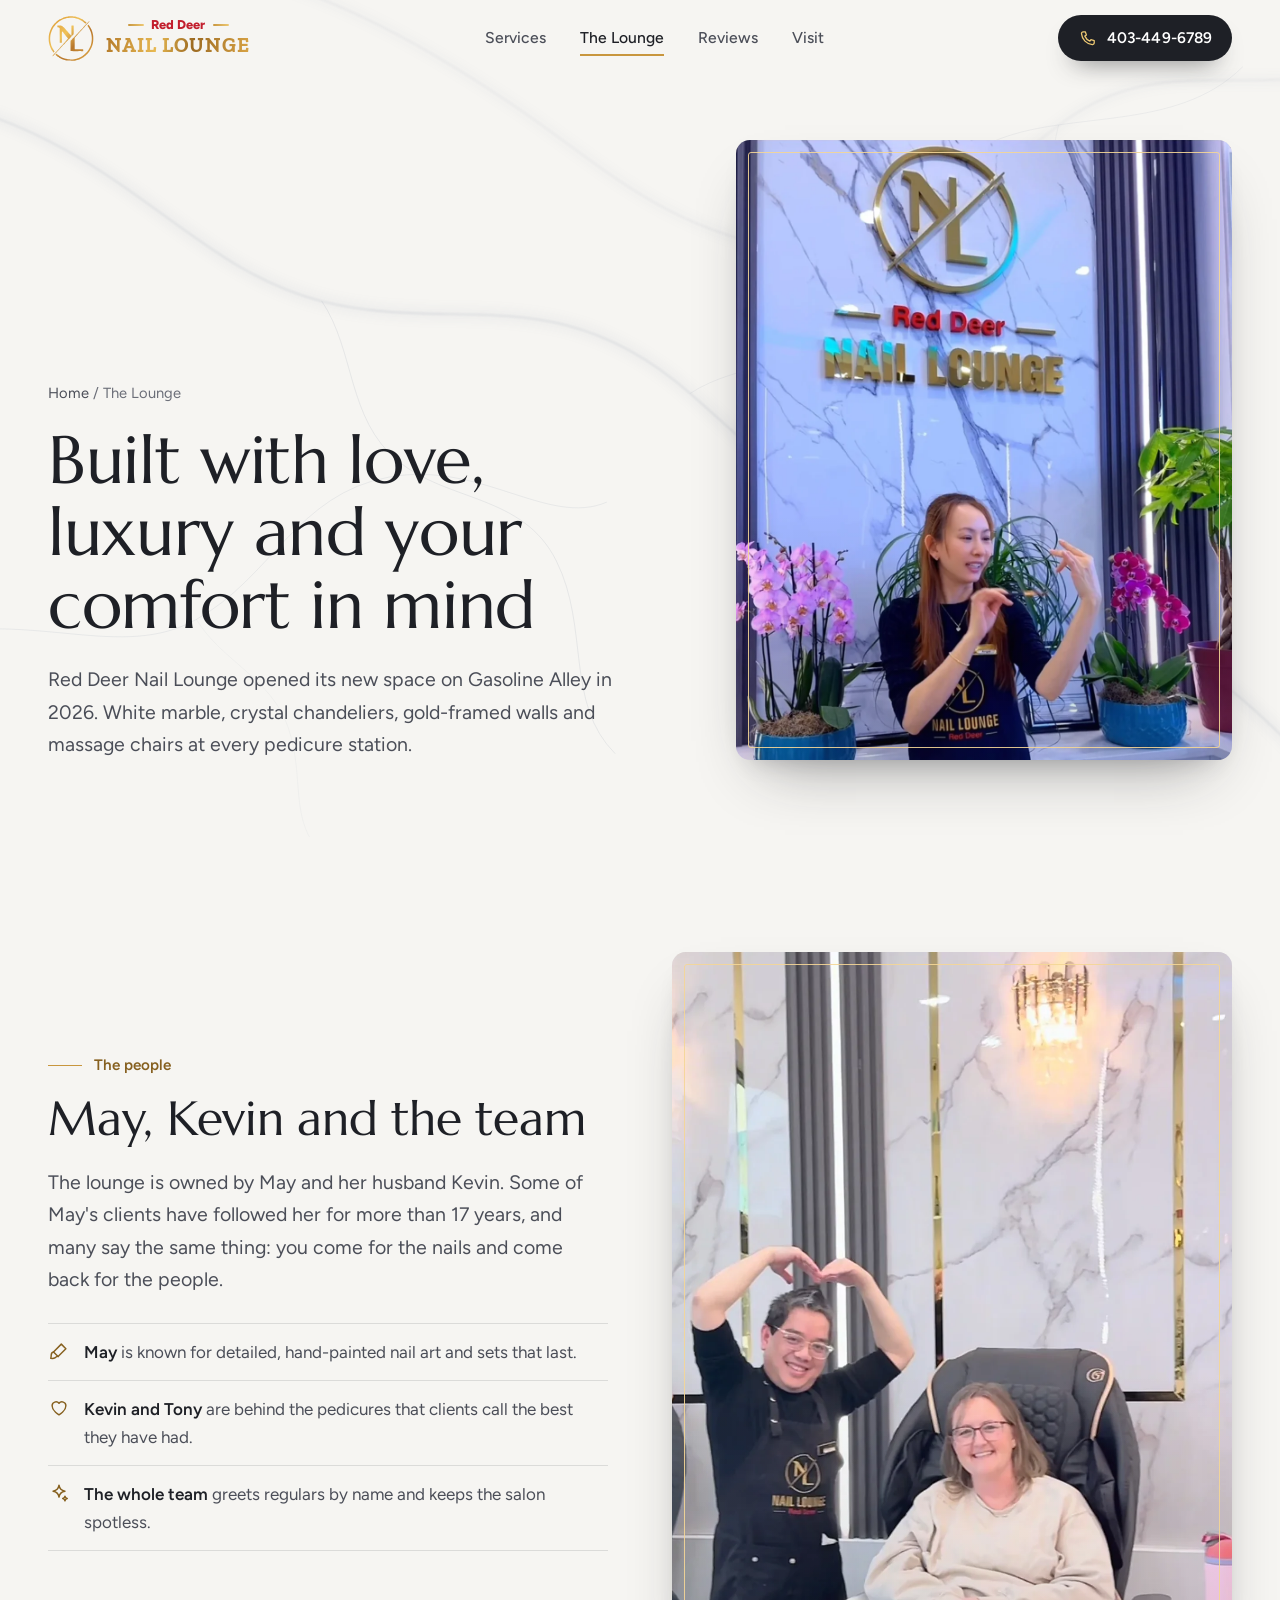
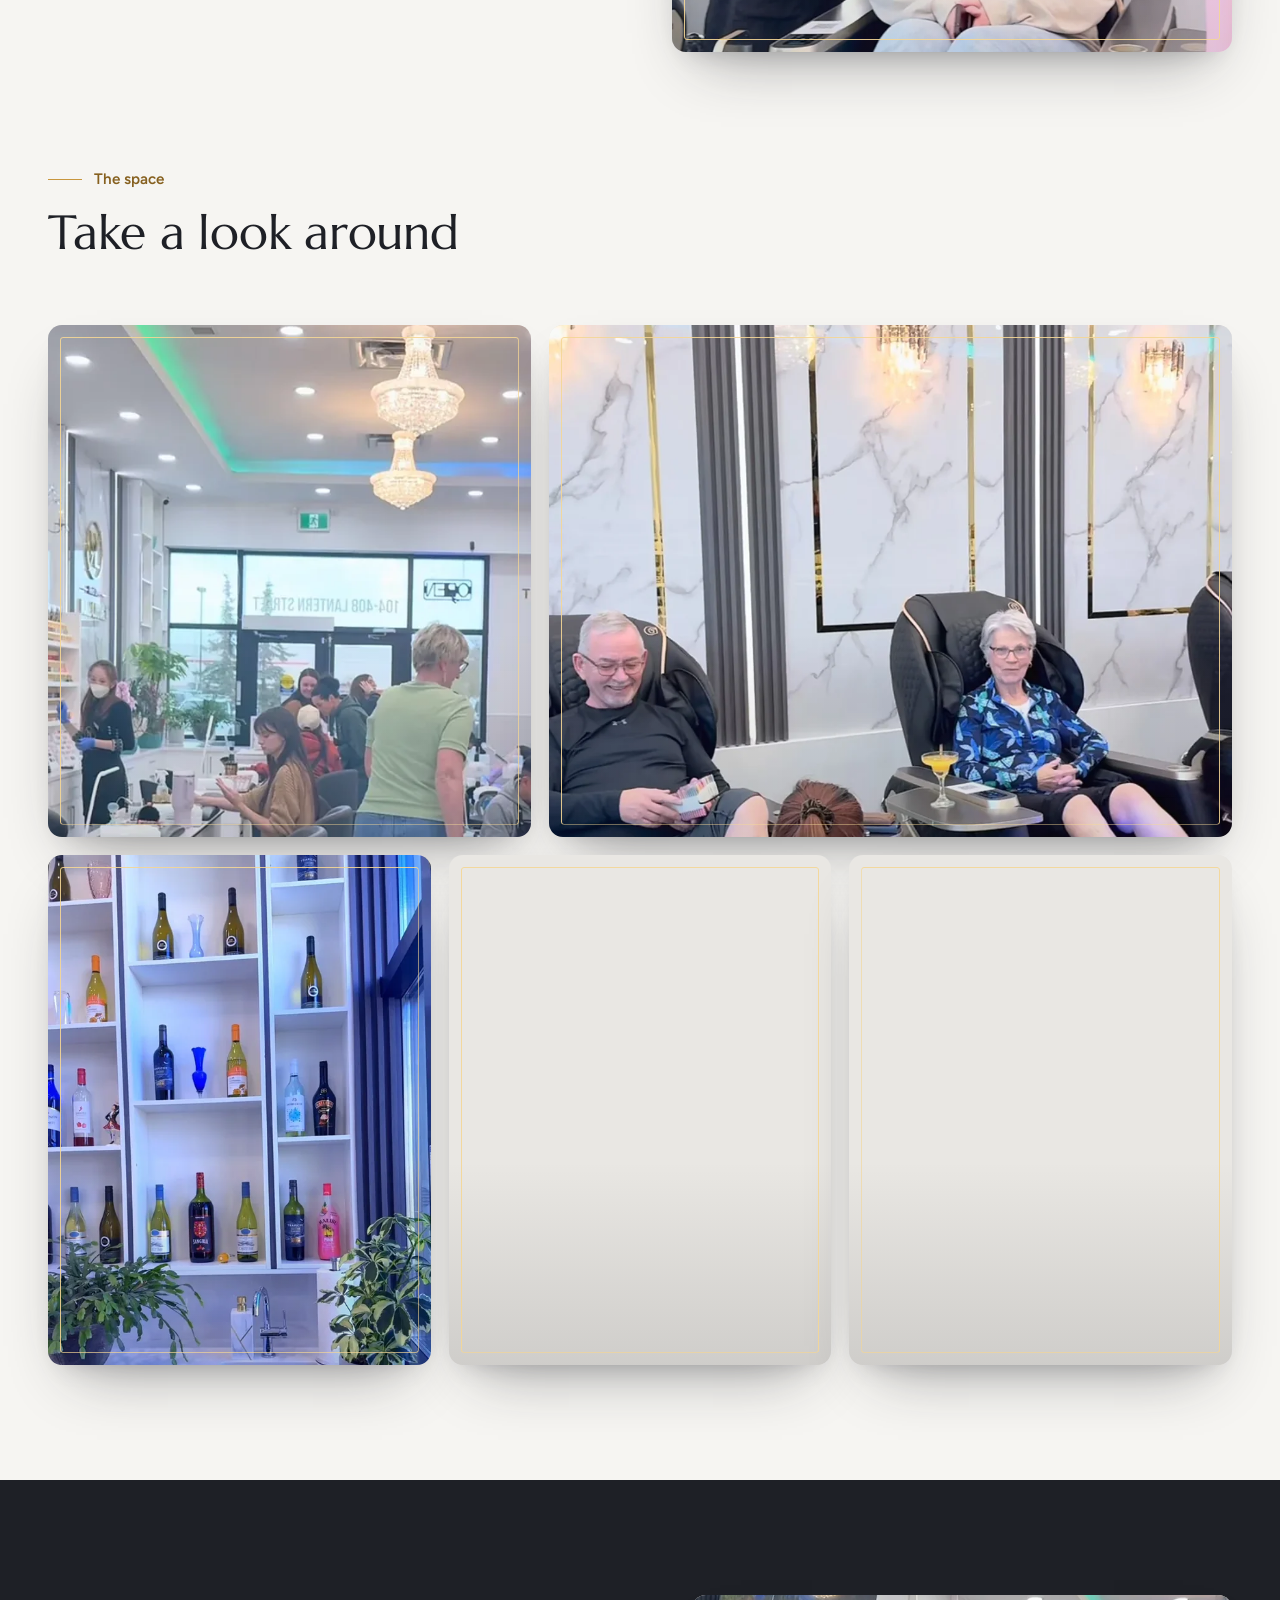
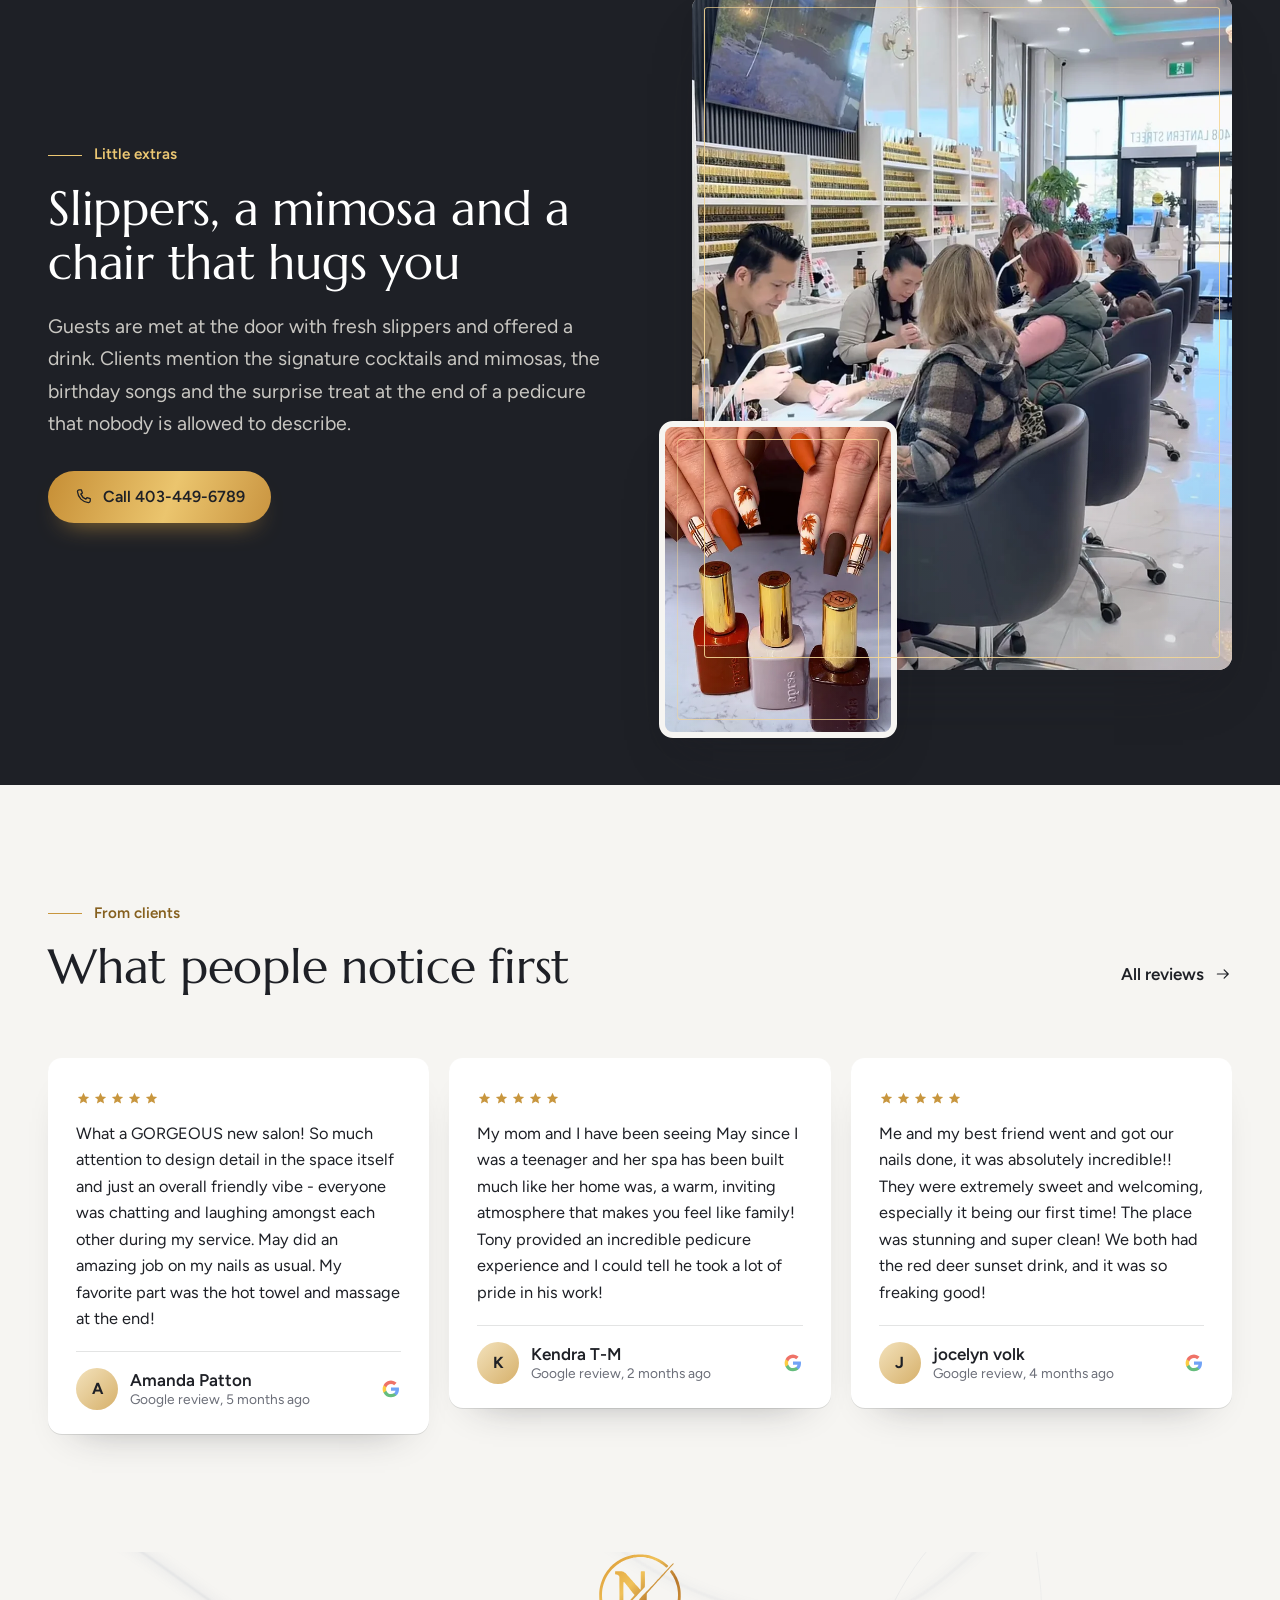
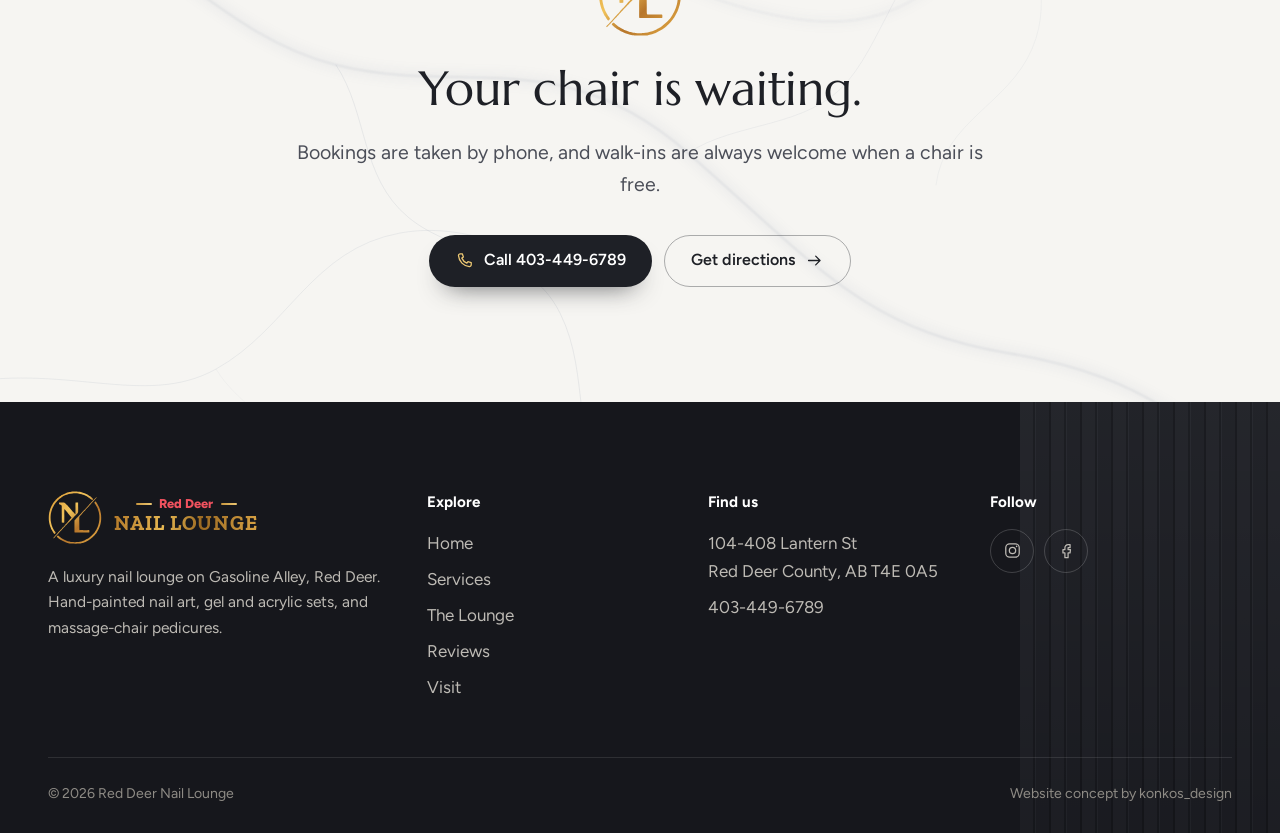
<file: lounge.html>
<!DOCTYPE html>
<html lang="en" class="no-js">
<head>
<meta charset="utf-8">
<meta name="viewport" content="width=device-width, initial-scale=1, viewport-fit=cover">
<meta name="robots" content="noindex, nofollow">
<title>The Lounge | Red Deer Nail Lounge</title>
<meta name="description" content="Step inside Red Deer Nail Lounge: white marble, crystal chandeliers, massage pedicure chairs and a drinks bar, run by May, Kevin and their team.">
<meta name="theme-color" content="#1E2026">
<meta property="og:type" content="website">
<meta property="og:site_name" content="Red Deer Nail Lounge">
<meta property="og:title" content="The Lounge | Red Deer Nail Lounge">
<meta property="og:description" content="Step inside Red Deer Nail Lounge: white marble, crystal chandeliers, massage pedicure chairs and a drinks bar, run by May, Kevin and their team.">
<meta property="og:url" content="https://konkos-design.github.io/red-deer-nail-lounge/lounge.html">
<meta property="og:image" content="https://konkos-design.github.io/red-deer-nail-lounge/img/og-image.jpg">
<meta property="og:image:width" content="1200">
<meta property="og:image:height" content="630">
<meta property="og:image:alt" content="Red Deer Nail Lounge - marble pedicure lounge in Red Deer, Alberta">
<meta name="twitter:card" content="summary_large_image">
<meta name="twitter:title" content="The Lounge | Red Deer Nail Lounge">
<meta name="twitter:description" content="Step inside Red Deer Nail Lounge: white marble, crystal chandeliers, massage pedicure chairs and a drinks bar, run by May, Kevin and their team.">
<meta name="twitter:image" content="https://konkos-design.github.io/red-deer-nail-lounge/img/og-image.jpg">
<link rel="icon" href="favicon.ico" sizes="any">
<link rel="icon" href="img/favicon.svg" type="image/svg+xml">
<link rel="apple-touch-icon" href="img/apple-touch-icon.png">
<link rel="preload" href="fonts/Marcellus-normal-400.woff2" as="font" type="font/woff2" crossorigin>
<link rel="preload" href="fonts/Figtree-normal-400_800.woff2" as="font" type="font/woff2" crossorigin>
<link rel="stylesheet" href="css/style.css">
</head>
<body>
<a class="skip" href="#main">Skip to content</a>
<header class="site-header">
  <div class="wrap">
    <a class="brand" href="index.html" aria-label="Red Deer Nail Lounge, home"><img src="img/logo.svg" width="46" height="46" alt=""><span class="wm" aria-hidden="true"><span class="wm-red">Red Deer</span><span class="wm-gold">NAIL LOUNGE</span></span></a>
    <nav class="nav" aria-label="Main"><a href="services.html">Services</a><a href="lounge.html" aria-current="page">The Lounge</a><a href="reviews.html">Reviews</a><a href="visit.html">Visit</a></nav>
    <a class="btn btn-dark header-call" href="tel:+14034496789"><svg class="" viewBox="0 0 24 24" fill="none" stroke="currentColor" stroke-width="1.6" stroke-linecap="round" stroke-linejoin="round" aria-hidden="true"><path d="M6.6 3.5h2.6l1.4 4.1-2 1.4a12.5 12.5 0 0 0 6.4 6.4l1.4-2 4.1 1.4v2.6a2.2 2.2 0 0 1-2.4 2.2C10.8 19 5 13.2 4.4 5.9a2.2 2.2 0 0 1 2.2-2.4z"/></svg>403-449-6789</a>
    <div class="header-actions">
      <a class="call-icon" href="tel:+14034496789" aria-label="Call Red Deer Nail Lounge"><svg class="" viewBox="0 0 24 24" fill="none" stroke="currentColor" stroke-width="1.6" stroke-linecap="round" stroke-linejoin="round" aria-hidden="true"><path d="M6.6 3.5h2.6l1.4 4.1-2 1.4a12.5 12.5 0 0 0 6.4 6.4l1.4-2 4.1 1.4v2.6a2.2 2.2 0 0 1-2.4 2.2C10.8 19 5 13.2 4.4 5.9a2.2 2.2 0 0 1 2.2-2.4z"/></svg></a>
      <button class="menu-btn" type="button" aria-expanded="false" aria-controls="mobile-menu" aria-label="Open menu"><span></span></button>
    </div>
  </div>
</header>
<div class="mobile-menu" id="mobile-menu" aria-hidden="true" inert>
  <nav aria-label="Mobile"><a href="index.html">Home<svg class="" viewBox="0 0 24 24" fill="none" stroke="currentColor" stroke-width="1.6" stroke-linecap="round" stroke-linejoin="round" aria-hidden="true"><path d="M4.5 12h14.5M13.5 6.5 19 12l-5.5 5.5"/></svg></a><a href="services.html">Services<svg class="" viewBox="0 0 24 24" fill="none" stroke="currentColor" stroke-width="1.6" stroke-linecap="round" stroke-linejoin="round" aria-hidden="true"><path d="M4.5 12h14.5M13.5 6.5 19 12l-5.5 5.5"/></svg></a><a href="lounge.html">The Lounge<svg class="" viewBox="0 0 24 24" fill="none" stroke="currentColor" stroke-width="1.6" stroke-linecap="round" stroke-linejoin="round" aria-hidden="true"><path d="M4.5 12h14.5M13.5 6.5 19 12l-5.5 5.5"/></svg></a><a href="reviews.html">Reviews<svg class="" viewBox="0 0 24 24" fill="none" stroke="currentColor" stroke-width="1.6" stroke-linecap="round" stroke-linejoin="round" aria-hidden="true"><path d="M4.5 12h14.5M13.5 6.5 19 12l-5.5 5.5"/></svg></a><a href="visit.html">Visit<svg class="" viewBox="0 0 24 24" fill="none" stroke="currentColor" stroke-width="1.6" stroke-linecap="round" stroke-linejoin="round" aria-hidden="true"><path d="M4.5 12h14.5M13.5 6.5 19 12l-5.5 5.5"/></svg></a></nav>
  <a class="btn btn-dark" href="tel:+14034496789"><svg class="" viewBox="0 0 24 24" fill="none" stroke="currentColor" stroke-width="1.6" stroke-linecap="round" stroke-linejoin="round" aria-hidden="true"><path d="M6.6 3.5h2.6l1.4 4.1-2 1.4a12.5 12.5 0 0 0 6.4 6.4l1.4-2 4.1 1.4v2.6a2.2 2.2 0 0 1-2.4 2.2C10.8 19 5 13.2 4.4 5.9a2.2 2.2 0 0 1 2.2-2.4z"/></svg>Call 403-449-6789</a>
  <p class="mm-note">Bookings by phone. Walk-ins welcome.</p>
</div>

<main id="main">
<section class="phero marble" aria-labelledby="ph-h">
  <div class="wrap">
    <div>
      <p class="crumbs"><a href="index.html">Home</a> / The Lounge</p>
      <h1 id="ph-h">Built with love, luxury and your comfort in mind</h1>
      <p class="lead">Red Deer Nail Lounge opened its new space on Gasoline Alley in 2026. White marble, crystal chandeliers, gold-framed walls and massage chairs at every pedicure station.</p>
    </div>
    <div class="reveal"><div class="photo tall"><img src="img/sign-wall.webp" srcset="img/sign-wall-s.webp 560w, img/sign-wall.webp 1100w" sizes="(max-width: 960px) 92vw, 50vw" width="1100" height="1448" alt="Team member in front of the gold Red Deer Nail Lounge sign with orchids on the counter" loading="eager" fetchpriority="high" decoding="async" style="object-position:50% 0%"><span class="fr" aria-hidden="true"></span></div></div>
  </div>
</section>

<section class="section" aria-labelledby="team-h">
  <div class="wrap team">
    <div>
      <p class="kicker reveal">The people</p>
      <h2 id="team-h" class="reveal">May, Kevin and the team</h2>
      <p class="lead reveal">The lounge is owned by May and her husband Kevin. Some of May's clients have followed her for more than 17 years, and many say the same thing: you come for the nails and come back for the people.</p>
      <ul class="facts reveal">
        <li><svg class="" viewBox="0 0 24 24" fill="none" stroke="currentColor" stroke-width="1.6" stroke-linecap="round" stroke-linejoin="round" aria-hidden="true"><path d="M14.5 4.5 19.5 9.5 11 18l-5-5z"/><path d="M6 13c-2 .5-2.5 2-2.5 3.5S3 20 3 20s3 .5 4.5-.5S10.5 17 11 18"/></svg><span><b>May</b> is known for detailed, hand-painted nail art and sets that last.</span></li>
        <li><svg class="" viewBox="0 0 24 24" fill="none" stroke="currentColor" stroke-width="1.6" stroke-linecap="round" stroke-linejoin="round" aria-hidden="true"><path d="M12 19.5s-7.5-4.4-7.5-10a4.2 4.2 0 0 1 7.5-2.6 4.2 4.2 0 0 1 7.5 2.6c0 5.6-7.5 10-7.5 10z"/></svg><span><b>Kevin and Tony</b> are behind the pedicures that clients call the best they have had.</span></li>
        <li><svg class="" viewBox="0 0 24 24" fill="none" stroke="currentColor" stroke-width="1.6" stroke-linecap="round" stroke-linejoin="round" aria-hidden="true"><path d="M12 3.5c.6 4.3 2.2 5.9 6.5 6.5-4.3.6-5.9 2.2-6.5 6.5-.6-4.3-2.2-5.9-6.5-6.5 4.3-.6 5.9-2.2 6.5-6.5zM18.5 15.5c.3 1.7.9 2.3 2.5 2.5-1.6.3-2.2.9-2.5 2.5-.3-1.6-.9-2.2-2.5-2.5 1.6-.2 2.2-.8 2.5-2.5z"/></svg><span><b>The whole team</b> greets regulars by name and keeps the salon spotless.</span></li>
      </ul>
    </div>
    <div class="reveal"><div class="photo "><img src="img/pedicure-smile.webp" srcset="img/pedicure-smile-s.webp 560w, img/pedicure-smile.webp 1100w" sizes="(max-width: 960px) 92vw, 50vw" width="1100" height="1332" alt="Pedicure technician making a heart with his hands next to a smiling client" loading="lazy" decoding="async" data-parallax style="object-position:45% 40%"><span class="fr" aria-hidden="true"></span></div></div>
  </div>
</section>

<section class="section" aria-labelledby="space-h">
  <div class="wrap">
    <div class="head"><div><p class="kicker">The space</p><h2 id="space-h">Take a look around</h2></div></div>
    <div class="mosaic">
      <figure class="m1 reveal"><div class="photo "><img src="img/lounge-chandeliers.webp" srcset="img/lounge-chandeliers-s.webp 560w, img/lounge-chandeliers.webp 830w" sizes="(max-width: 640px) 92vw, 40vw" width="830" height="1560" alt="Crystal chandeliers over the manicure stations" loading="lazy" decoding="async" data-parallax><span class="fr" aria-hidden="true"></span></div></figure>
      <figure class="m2 reveal reveal-d1"><div class="photo "><img src="img/pedicure-row.webp" srcset="img/pedicure-row-s.webp 560w, img/pedicure-row.webp 1100w" sizes="(max-width: 640px) 92vw, 56vw" width="1100" height="1259" alt="Pedicure lounge with massage chairs and gold-framed marble walls" loading="lazy" decoding="async" data-parallax style="object-position:50% 45%"><span class="fr" aria-hidden="true"></span></div></figure>
      <figure class="m3 reveal"><div class="photo "><img src="img/drinks-bar.webp" srcset="img/drinks-bar-s.webp 560w, img/drinks-bar.webp 1000w" sizes="(max-width: 640px) 46vw, 30vw" width="1000" height="1360" alt="Drinks bar with bottles on white shelves" loading="lazy" decoding="async"><span class="fr" aria-hidden="true"></span></div></figure>
      <figure class="m4 reveal reveal-d1"><div class="photo "><img src="img/front-desk.webp" srcset="img/front-desk-s.webp 560w, img/front-desk.webp 1000w" sizes="(max-width: 640px) 46vw, 30vw" width="1000" height="1294" alt="Front desk with a bonsai and walls of polish" loading="lazy" decoding="async"><span class="fr" aria-hidden="true"></span></div></figure>
      <figure class="m5 reveal reveal-d2"><div class="photo "><img src="img/colour-wall.webp" srcset="img/colour-wall-s.webp 560w, img/colour-wall.webp 1000w" sizes="(max-width: 640px) 92vw, 30vw" width="1000" height="1463" alt="Wall of gel polish colours" loading="lazy" decoding="async" style="object-position:50% 70%"><span class="fr" aria-hidden="true"></span></div></figure>
    </div>
  </div>
</section>

<section class="section tone-dark" aria-labelledby="sip-h">
  <div class="wrap split rev">
    <div class="split-media reveal">
      <div class="photo main"><img src="img/manicure-bar.webp" srcset="img/manicure-bar-s.webp 560w, img/manicure-bar.webp 1100w" sizes="(max-width: 960px) 92vw, 50vw" width="1100" height="1478" alt="Manicure stations with technicians and clients" loading="lazy" decoding="async" data-parallax style="object-position:30% 40%"><span class="fr" aria-hidden="true"></span></div>
      <div class="photo over"><img src="img/nails-fall.webp" srcset="img/nails-fall-s.webp 560w, img/nails-fall.webp 1000w" sizes="(max-width: 960px) 40vw, 20vw" width="1000" height="1022" alt="Fall nail set with plaid and leaf art next to polish bottles" loading="lazy" decoding="async"><span class="fr" aria-hidden="true"></span></div>
    </div>
    <div class="split-text">
      <p class="kicker reveal">Little extras</p>
      <h2 id="sip-h" class="reveal">Slippers, a mimosa and a chair that hugs you</h2>
      <p class="lead reveal">Guests are met at the door with fresh slippers and offered a drink. Clients mention the signature cocktails and mimosas, the birthday songs and the surprise treat at the end of a pedicure that nobody is allowed to describe.</p>
      <div class="btns reveal"><a class="btn btn-gold" href="tel:+14034496789"><svg class="" viewBox="0 0 24 24" fill="none" stroke="currentColor" stroke-width="1.6" stroke-linecap="round" stroke-linejoin="round" aria-hidden="true"><path d="M6.6 3.5h2.6l1.4 4.1-2 1.4a12.5 12.5 0 0 0 6.4 6.4l1.4-2 4.1 1.4v2.6a2.2 2.2 0 0 1-2.4 2.2C10.8 19 5 13.2 4.4 5.9a2.2 2.2 0 0 1 2.2-2.4z"/></svg>Call 403-449-6789</a></div>
    </div>
  </div>
</section>

<section class="section" aria-labelledby="lrv-h">
  <div class="wrap">
    <div class="head"><div><p class="kicker">From clients</p><h2 id="lrv-h">What people notice first</h2></div><a class="link-arrow" href="reviews.html">All reviews<svg class="" viewBox="0 0 24 24" fill="none" stroke="currentColor" stroke-width="1.6" stroke-linecap="round" stroke-linejoin="round" aria-hidden="true"><path d="M4.5 12h14.5M13.5 6.5 19 12l-5.5 5.5"/></svg></a></div>
    <div class="rv-grid"><article class="rv reveal" data-tags="lounge nails"><span class="stars" role="img" aria-label="5 out of 5 stars"><svg viewBox="0 0 24 24" aria-hidden="true"><path fill="currentColor" d="M12 2.8l2.7 5.9 6.4.7-4.8 4.3 1.4 6.3L12 16.8l-5.7 3.2 1.4-6.3L2.9 9.4l6.4-.7z"/></svg><svg viewBox="0 0 24 24" aria-hidden="true"><path fill="currentColor" d="M12 2.8l2.7 5.9 6.4.7-4.8 4.3 1.4 6.3L12 16.8l-5.7 3.2 1.4-6.3L2.9 9.4l6.4-.7z"/></svg><svg viewBox="0 0 24 24" aria-hidden="true"><path fill="currentColor" d="M12 2.8l2.7 5.9 6.4.7-4.8 4.3 1.4 6.3L12 16.8l-5.7 3.2 1.4-6.3L2.9 9.4l6.4-.7z"/></svg><svg viewBox="0 0 24 24" aria-hidden="true"><path fill="currentColor" d="M12 2.8l2.7 5.9 6.4.7-4.8 4.3 1.4 6.3L12 16.8l-5.7 3.2 1.4-6.3L2.9 9.4l6.4-.7z"/></svg><svg viewBox="0 0 24 24" aria-hidden="true"><path fill="currentColor" d="M12 2.8l2.7 5.9 6.4.7-4.8 4.3 1.4 6.3L12 16.8l-5.7 3.2 1.4-6.3L2.9 9.4l6.4-.7z"/></svg></span><blockquote><p>What a GORGEOUS new salon! So much attention to design detail in the space itself and just an overall friendly vibe - everyone was chatting and laughing amongst each other during my service. May did an amazing job on my nails as usual. My favorite part was the hot towel and massage at the end!</p></blockquote><footer><span class="av" aria-hidden="true">A</span><span><b>Amanda Patton</b><small>Google review, 5 months ago</small></span><svg class="g" viewBox="0 0 24 24" aria-label="Google review"><path fill="#4285F4" d="M21.6 12.2c0-.7-.1-1.3-.2-1.9H12v3.7h5.4a4.6 4.6 0 0 1-2 3v2.5h3.2c1.9-1.7 3-4.3 3-7.3z"/><path fill="#34A853" d="M12 22c2.7 0 5-.9 6.6-2.4l-3.2-2.5c-.9.6-2 1-3.4 1-2.6 0-4.8-1.8-5.6-4.1H3.1v2.6A10 10 0 0 0 12 22z"/><path fill="#FBBC05" d="M6.4 14c-.2-.6-.3-1.3-.3-2s.1-1.4.3-2V7.4H3.1a10 10 0 0 0 0 9.2z"/><path fill="#EA4335" d="M12 5.9c1.5 0 2.8.5 3.8 1.5l2.9-2.9A10 10 0 0 0 3.1 7.4L6.4 10c.8-2.3 3-4.1 5.6-4.1z"/></svg></footer></article><article class="rv reveal reveal-d1" data-tags="pedicure lounge"><span class="stars" role="img" aria-label="5 out of 5 stars"><svg viewBox="0 0 24 24" aria-hidden="true"><path fill="currentColor" d="M12 2.8l2.7 5.9 6.4.7-4.8 4.3 1.4 6.3L12 16.8l-5.7 3.2 1.4-6.3L2.9 9.4l6.4-.7z"/></svg><svg viewBox="0 0 24 24" aria-hidden="true"><path fill="currentColor" d="M12 2.8l2.7 5.9 6.4.7-4.8 4.3 1.4 6.3L12 16.8l-5.7 3.2 1.4-6.3L2.9 9.4l6.4-.7z"/></svg><svg viewBox="0 0 24 24" aria-hidden="true"><path fill="currentColor" d="M12 2.8l2.7 5.9 6.4.7-4.8 4.3 1.4 6.3L12 16.8l-5.7 3.2 1.4-6.3L2.9 9.4l6.4-.7z"/></svg><svg viewBox="0 0 24 24" aria-hidden="true"><path fill="currentColor" d="M12 2.8l2.7 5.9 6.4.7-4.8 4.3 1.4 6.3L12 16.8l-5.7 3.2 1.4-6.3L2.9 9.4l6.4-.7z"/></svg><svg viewBox="0 0 24 24" aria-hidden="true"><path fill="currentColor" d="M12 2.8l2.7 5.9 6.4.7-4.8 4.3 1.4 6.3L12 16.8l-5.7 3.2 1.4-6.3L2.9 9.4l6.4-.7z"/></svg></span><blockquote><p>My mom and I have been seeing May since I was a teenager and her spa has been built much like her home was, a warm, inviting atmosphere that makes you feel like family! Tony provided an incredible pedicure experience and I could tell he took a lot of pride in his work!</p></blockquote><footer><span class="av" aria-hidden="true">K</span><span><b>Kendra T-M</b><small>Google review, 2 months ago</small></span><svg class="g" viewBox="0 0 24 24" aria-label="Google review"><path fill="#4285F4" d="M21.6 12.2c0-.7-.1-1.3-.2-1.9H12v3.7h5.4a4.6 4.6 0 0 1-2 3v2.5h3.2c1.9-1.7 3-4.3 3-7.3z"/><path fill="#34A853" d="M12 22c2.7 0 5-.9 6.6-2.4l-3.2-2.5c-.9.6-2 1-3.4 1-2.6 0-4.8-1.8-5.6-4.1H3.1v2.6A10 10 0 0 0 12 22z"/><path fill="#FBBC05" d="M6.4 14c-.2-.6-.3-1.3-.3-2s.1-1.4.3-2V7.4H3.1a10 10 0 0 0 0 9.2z"/><path fill="#EA4335" d="M12 5.9c1.5 0 2.8.5 3.8 1.5l2.9-2.9A10 10 0 0 0 3.1 7.4L6.4 10c.8-2.3 3-4.1 5.6-4.1z"/></svg></footer></article><article class="rv reveal reveal-d2" data-tags="lounge nails"><span class="stars" role="img" aria-label="5 out of 5 stars"><svg viewBox="0 0 24 24" aria-hidden="true"><path fill="currentColor" d="M12 2.8l2.7 5.9 6.4.7-4.8 4.3 1.4 6.3L12 16.8l-5.7 3.2 1.4-6.3L2.9 9.4l6.4-.7z"/></svg><svg viewBox="0 0 24 24" aria-hidden="true"><path fill="currentColor" d="M12 2.8l2.7 5.9 6.4.7-4.8 4.3 1.4 6.3L12 16.8l-5.7 3.2 1.4-6.3L2.9 9.4l6.4-.7z"/></svg><svg viewBox="0 0 24 24" aria-hidden="true"><path fill="currentColor" d="M12 2.8l2.7 5.9 6.4.7-4.8 4.3 1.4 6.3L12 16.8l-5.7 3.2 1.4-6.3L2.9 9.4l6.4-.7z"/></svg><svg viewBox="0 0 24 24" aria-hidden="true"><path fill="currentColor" d="M12 2.8l2.7 5.9 6.4.7-4.8 4.3 1.4 6.3L12 16.8l-5.7 3.2 1.4-6.3L2.9 9.4l6.4-.7z"/></svg><svg viewBox="0 0 24 24" aria-hidden="true"><path fill="currentColor" d="M12 2.8l2.7 5.9 6.4.7-4.8 4.3 1.4 6.3L12 16.8l-5.7 3.2 1.4-6.3L2.9 9.4l6.4-.7z"/></svg></span><blockquote><p>Me and my best friend went and got our nails done, it was absolutely incredible!! They were extremely sweet and welcoming, especially it being our first time! The place was stunning and super clean! We both had the red deer sunset drink, and it was so freaking good!</p></blockquote><footer><span class="av" aria-hidden="true">J</span><span><b>jocelyn volk</b><small>Google review, 4 months ago</small></span><svg class="g" viewBox="0 0 24 24" aria-label="Google review"><path fill="#4285F4" d="M21.6 12.2c0-.7-.1-1.3-.2-1.9H12v3.7h5.4a4.6 4.6 0 0 1-2 3v2.5h3.2c1.9-1.7 3-4.3 3-7.3z"/><path fill="#34A853" d="M12 22c2.7 0 5-.9 6.6-2.4l-3.2-2.5c-.9.6-2 1-3.4 1-2.6 0-4.8-1.8-5.6-4.1H3.1v2.6A10 10 0 0 0 12 22z"/><path fill="#FBBC05" d="M6.4 14c-.2-.6-.3-1.3-.3-2s.1-1.4.3-2V7.4H3.1a10 10 0 0 0 0 9.2z"/><path fill="#EA4335" d="M12 5.9c1.5 0 2.8.5 3.8 1.5l2.9-2.9A10 10 0 0 0 3.1 7.4L6.4 10c.8-2.3 3-4.1 5.6-4.1z"/></svg></footer></article></div>
  </div>
</section>
<section class="section final marble" aria-labelledby="final-h">
  <div class="wrap reveal">
    <img class="logo-big" src="img/logo.svg" width="84" height="84" alt="">
    <h2 id="final-h">Your chair is waiting.</h2>
    <p class="lead">Bookings are taken by phone, and walk-ins are always welcome when a chair is free.</p>
    <div class="btns"><a class="btn btn-dark" href="tel:+14034496789"><svg class="" viewBox="0 0 24 24" fill="none" stroke="currentColor" stroke-width="1.6" stroke-linecap="round" stroke-linejoin="round" aria-hidden="true"><path d="M6.6 3.5h2.6l1.4 4.1-2 1.4a12.5 12.5 0 0 0 6.4 6.4l1.4-2 4.1 1.4v2.6a2.2 2.2 0 0 1-2.4 2.2C10.8 19 5 13.2 4.4 5.9a2.2 2.2 0 0 1 2.2-2.4z"/></svg>Call 403-449-6789</a><a class="btn btn-line" href="https://www.google.com/maps/search/?api=1&query=Red+Deer+Nail+Lounge+408+Lantern+St" target="_blank" rel="noopener">Get directions<svg class="" viewBox="0 0 24 24" fill="none" stroke="currentColor" stroke-width="1.6" stroke-linecap="round" stroke-linejoin="round" aria-hidden="true"><path d="M4.5 12h14.5M13.5 6.5 19 12l-5.5 5.5"/></svg></a></div>
  </div>
</section>
</main>
<footer class="site-footer">
  <div class="slats" aria-hidden="true"></div>
  <div class="wrap">
    <div class="f-grid">
      <div>
        <a class="brand" href="index.html" aria-label="Red Deer Nail Lounge, home"><img src="img/logo.svg" width="46" height="46" alt=""><span class="wm" aria-hidden="true"><span class="wm-red">Red Deer</span><span class="wm-gold">NAIL LOUNGE</span></span></a>
        <p class="f-about">A luxury nail lounge on Gasoline Alley, Red Deer. Hand-painted nail art, gel and acrylic sets, and massage-chair pedicures.</p>
      </div>
      <div>
        <h4>Explore</h4>
        <ul><li><a href="index.html">Home</a></li><li><a href="services.html">Services</a></li><li><a href="lounge.html">The Lounge</a></li><li><a href="reviews.html">Reviews</a></li><li><a href="visit.html">Visit</a></li></ul>
      </div>
      <div>
        <h4>Find us</h4>
        <ul>
          <li><a href="https://www.google.com/maps/search/?api=1&query=Red+Deer+Nail+Lounge+408+Lantern+St" target="_blank" rel="noopener">104-408 Lantern St<br>Red Deer County, AB T4E 0A5</a></li>
          <li><a href="tel:+14034496789">403-449-6789</a></li>
        </ul>
      </div>
      <div>
        <h4>Follow</h4>
        <div class="soc">
          <a href="https://www.instagram.com/reddeernaillounge/" target="_blank" rel="noopener" aria-label="Instagram"><svg class="" viewBox="0 0 24 24" fill="none" stroke="currentColor" stroke-width="1.6" stroke-linecap="round" stroke-linejoin="round" aria-hidden="true"><rect x="3.5" y="3.5" width="17" height="17" rx="5"/><circle cx="12" cy="12" r="4"/><circle cx="17.2" cy="6.8" r="1" fill="currentColor" stroke="none"/></svg></a>
          <a href="https://www.facebook.com/reddeernaillounge" target="_blank" rel="noopener" aria-label="Facebook"><svg class="" viewBox="0 0 24 24" fill="none" stroke="currentColor" stroke-width="1.6" stroke-linecap="round" stroke-linejoin="round" aria-hidden="true"><path d="M14 8.5h2.5v-4H14a4 4 0 0 0-4 4v2.5H7.5v4H10v6h4v-6h2.5l.5-4H14V9a.5.5 0 0 1 .5-.5z"/></svg></a>
        </div>
      </div>
    </div>
    <div class="f-bottom">
      <span>&copy; <span data-year>2026</span> Red Deer Nail Lounge</span>
      <span>Website concept by konkos_design</span>
    </div>
  </div>
</footer>
<script src="js/gsap.min.js" defer></script>
<script src="js/ScrollTrigger.min.js" defer></script>
<script src="js/main.js" defer></script>
</body>
</html>
</file>
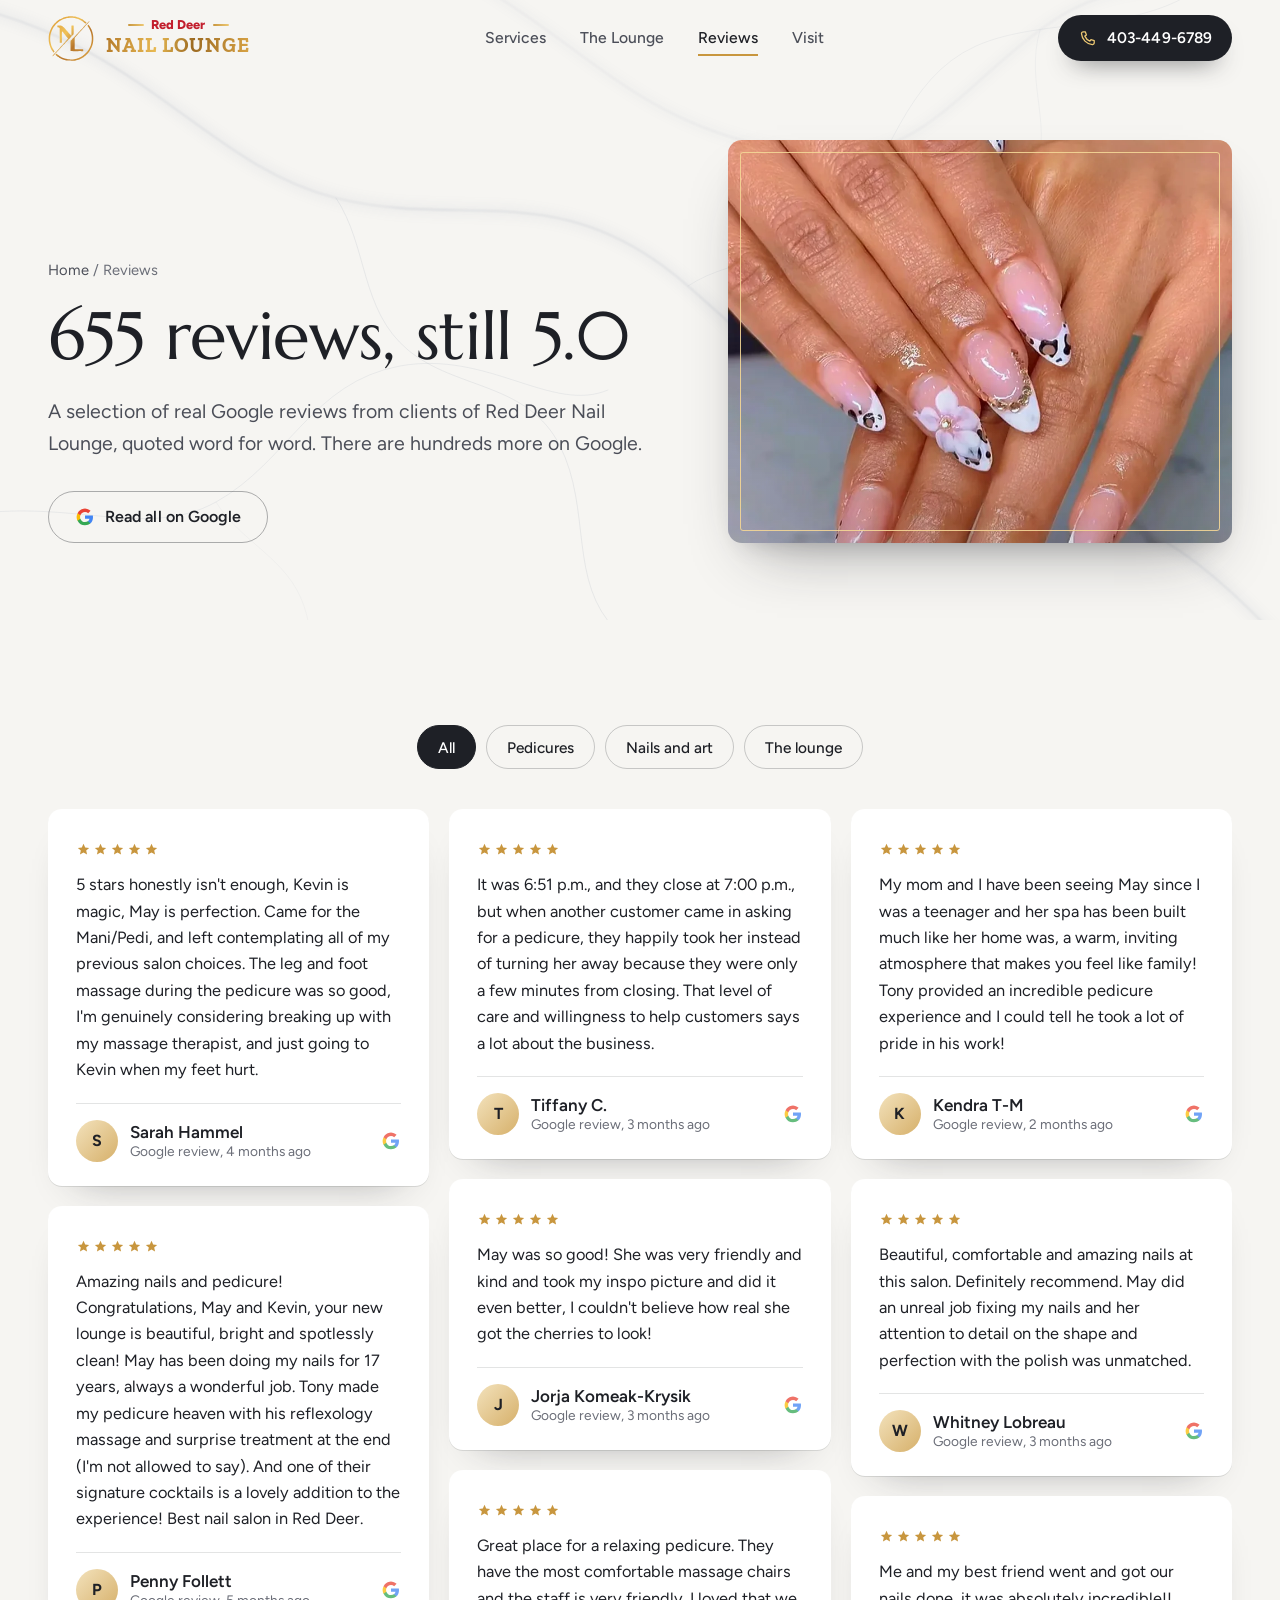
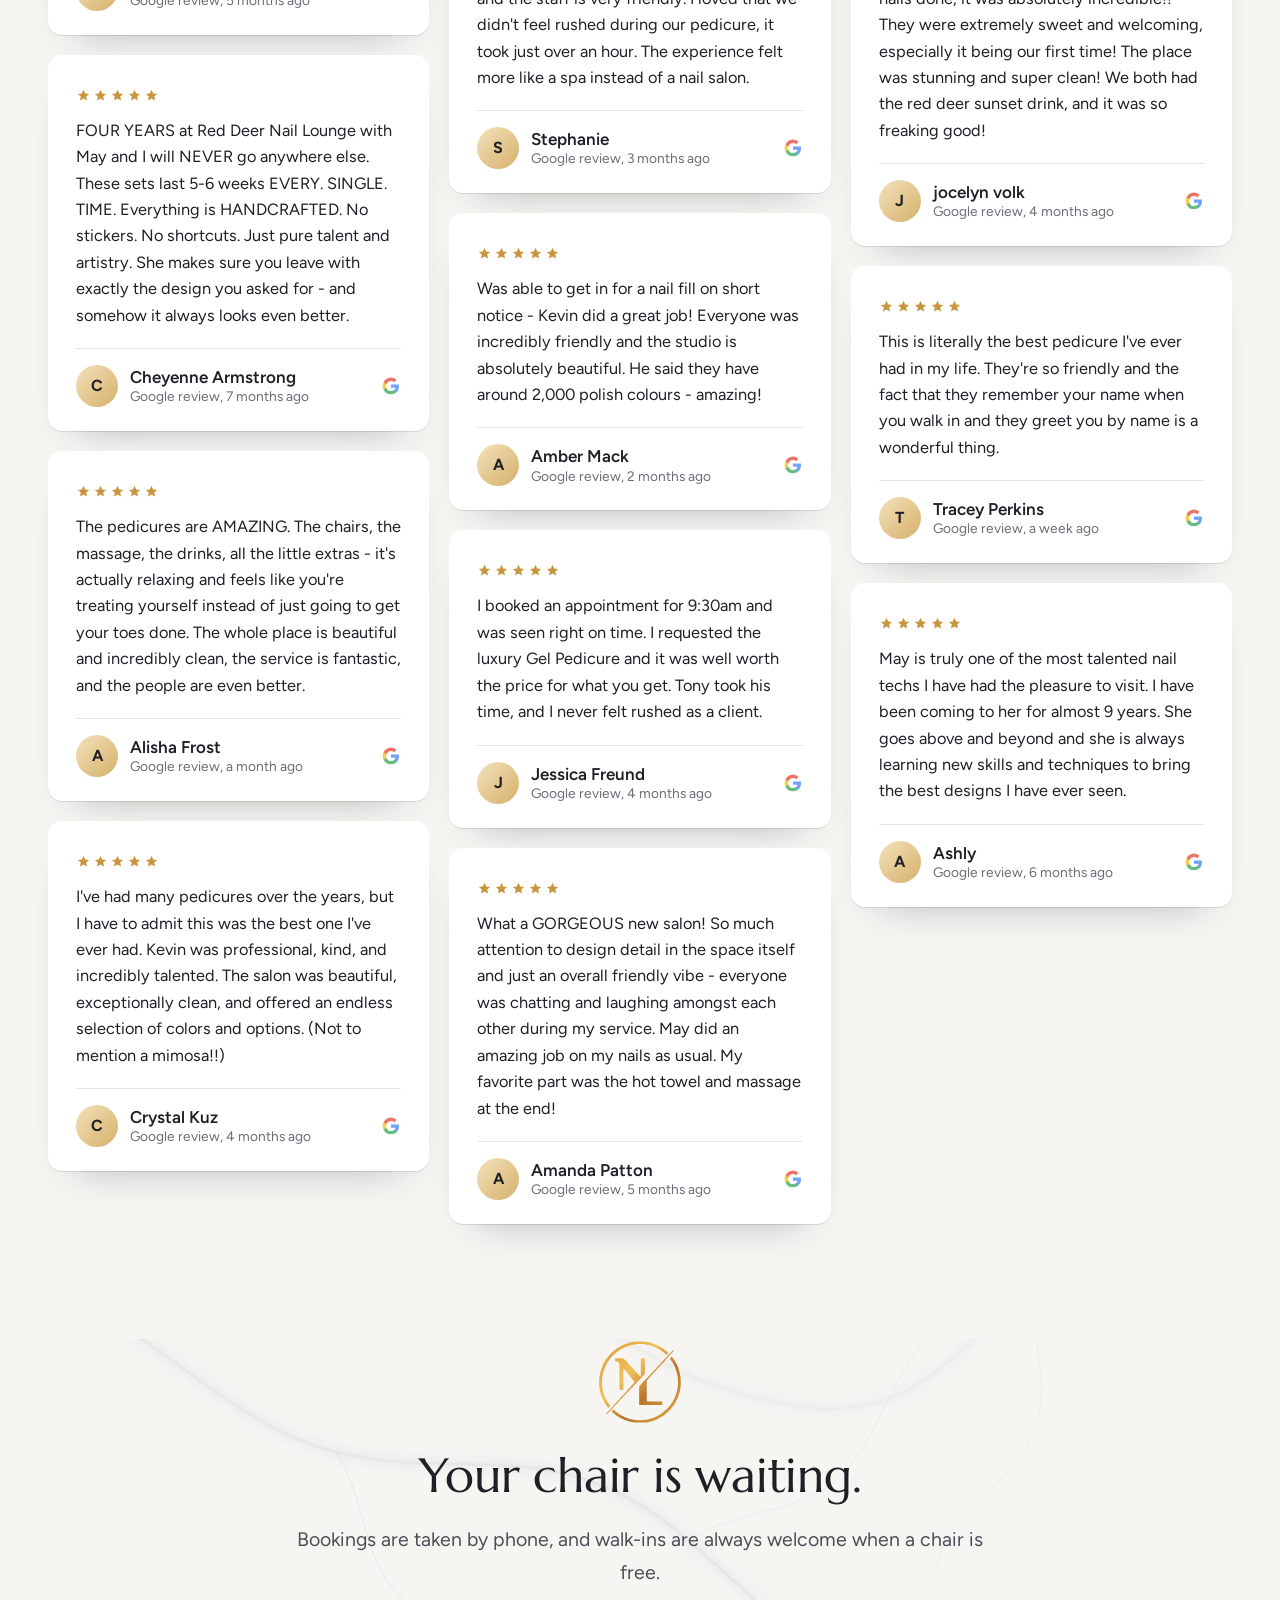
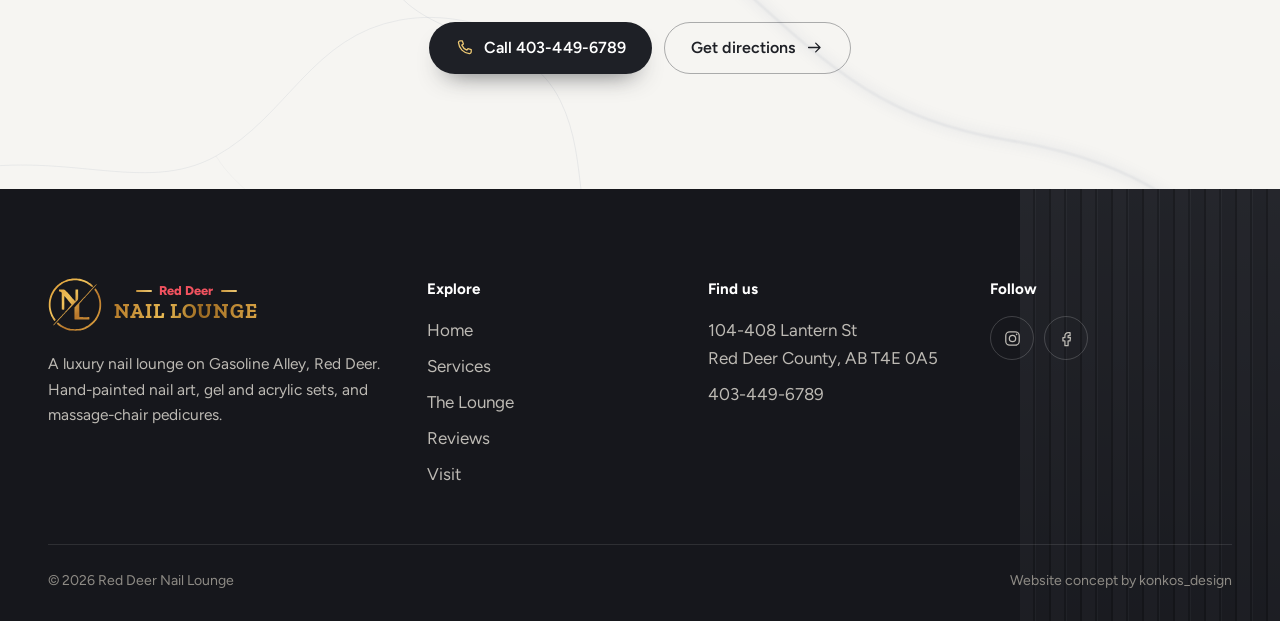
<file: reviews.html>
<!DOCTYPE html>
<html lang="en" class="no-js">
<head>
<meta charset="utf-8">
<meta name="viewport" content="width=device-width, initial-scale=1, viewport-fit=cover">
<meta name="robots" content="noindex, nofollow">
<title>Reviews | Red Deer Nail Lounge</title>
<meta name="description" content="Read real Google reviews of Red Deer Nail Lounge: 5.0 stars from 655 reviews for nails, nail art and luxury pedicures in Red Deer, AB.">
<meta name="theme-color" content="#1E2026">
<meta property="og:type" content="website">
<meta property="og:site_name" content="Red Deer Nail Lounge">
<meta property="og:title" content="Reviews | Red Deer Nail Lounge">
<meta property="og:description" content="Read real Google reviews of Red Deer Nail Lounge: 5.0 stars from 655 reviews for nails, nail art and luxury pedicures in Red Deer, AB.">
<meta property="og:url" content="https://konkos-design.github.io/red-deer-nail-lounge/reviews.html">
<meta property="og:image" content="https://konkos-design.github.io/red-deer-nail-lounge/img/og-image.jpg">
<meta property="og:image:width" content="1200">
<meta property="og:image:height" content="630">
<meta property="og:image:alt" content="Red Deer Nail Lounge - marble pedicure lounge in Red Deer, Alberta">
<meta name="twitter:card" content="summary_large_image">
<meta name="twitter:title" content="Reviews | Red Deer Nail Lounge">
<meta name="twitter:description" content="Read real Google reviews of Red Deer Nail Lounge: 5.0 stars from 655 reviews for nails, nail art and luxury pedicures in Red Deer, AB.">
<meta name="twitter:image" content="https://konkos-design.github.io/red-deer-nail-lounge/img/og-image.jpg">
<link rel="icon" href="favicon.ico" sizes="any">
<link rel="icon" href="img/favicon.svg" type="image/svg+xml">
<link rel="apple-touch-icon" href="img/apple-touch-icon.png">
<link rel="preload" href="fonts/Marcellus-normal-400.woff2" as="font" type="font/woff2" crossorigin>
<link rel="preload" href="fonts/Figtree-normal-400_800.woff2" as="font" type="font/woff2" crossorigin>
<link rel="stylesheet" href="css/style.css">
</head>
<body>
<a class="skip" href="#main">Skip to content</a>
<header class="site-header">
  <div class="wrap">
    <a class="brand" href="index.html" aria-label="Red Deer Nail Lounge, home"><img src="img/logo.svg" width="46" height="46" alt=""><span class="wm" aria-hidden="true"><span class="wm-red">Red Deer</span><span class="wm-gold">NAIL LOUNGE</span></span></a>
    <nav class="nav" aria-label="Main"><a href="services.html">Services</a><a href="lounge.html">The Lounge</a><a href="reviews.html" aria-current="page">Reviews</a><a href="visit.html">Visit</a></nav>
    <a class="btn btn-dark header-call" href="tel:+14034496789"><svg class="" viewBox="0 0 24 24" fill="none" stroke="currentColor" stroke-width="1.6" stroke-linecap="round" stroke-linejoin="round" aria-hidden="true"><path d="M6.6 3.5h2.6l1.4 4.1-2 1.4a12.5 12.5 0 0 0 6.4 6.4l1.4-2 4.1 1.4v2.6a2.2 2.2 0 0 1-2.4 2.2C10.8 19 5 13.2 4.4 5.9a2.2 2.2 0 0 1 2.2-2.4z"/></svg>403-449-6789</a>
    <div class="header-actions">
      <a class="call-icon" href="tel:+14034496789" aria-label="Call Red Deer Nail Lounge"><svg class="" viewBox="0 0 24 24" fill="none" stroke="currentColor" stroke-width="1.6" stroke-linecap="round" stroke-linejoin="round" aria-hidden="true"><path d="M6.6 3.5h2.6l1.4 4.1-2 1.4a12.5 12.5 0 0 0 6.4 6.4l1.4-2 4.1 1.4v2.6a2.2 2.2 0 0 1-2.4 2.2C10.8 19 5 13.2 4.4 5.9a2.2 2.2 0 0 1 2.2-2.4z"/></svg></a>
      <button class="menu-btn" type="button" aria-expanded="false" aria-controls="mobile-menu" aria-label="Open menu"><span></span></button>
    </div>
  </div>
</header>
<div class="mobile-menu" id="mobile-menu" aria-hidden="true" inert>
  <nav aria-label="Mobile"><a href="index.html">Home<svg class="" viewBox="0 0 24 24" fill="none" stroke="currentColor" stroke-width="1.6" stroke-linecap="round" stroke-linejoin="round" aria-hidden="true"><path d="M4.5 12h14.5M13.5 6.5 19 12l-5.5 5.5"/></svg></a><a href="services.html">Services<svg class="" viewBox="0 0 24 24" fill="none" stroke="currentColor" stroke-width="1.6" stroke-linecap="round" stroke-linejoin="round" aria-hidden="true"><path d="M4.5 12h14.5M13.5 6.5 19 12l-5.5 5.5"/></svg></a><a href="lounge.html">The Lounge<svg class="" viewBox="0 0 24 24" fill="none" stroke="currentColor" stroke-width="1.6" stroke-linecap="round" stroke-linejoin="round" aria-hidden="true"><path d="M4.5 12h14.5M13.5 6.5 19 12l-5.5 5.5"/></svg></a><a href="reviews.html">Reviews<svg class="" viewBox="0 0 24 24" fill="none" stroke="currentColor" stroke-width="1.6" stroke-linecap="round" stroke-linejoin="round" aria-hidden="true"><path d="M4.5 12h14.5M13.5 6.5 19 12l-5.5 5.5"/></svg></a><a href="visit.html">Visit<svg class="" viewBox="0 0 24 24" fill="none" stroke="currentColor" stroke-width="1.6" stroke-linecap="round" stroke-linejoin="round" aria-hidden="true"><path d="M4.5 12h14.5M13.5 6.5 19 12l-5.5 5.5"/></svg></a></nav>
  <a class="btn btn-dark" href="tel:+14034496789"><svg class="" viewBox="0 0 24 24" fill="none" stroke="currentColor" stroke-width="1.6" stroke-linecap="round" stroke-linejoin="round" aria-hidden="true"><path d="M6.6 3.5h2.6l1.4 4.1-2 1.4a12.5 12.5 0 0 0 6.4 6.4l1.4-2 4.1 1.4v2.6a2.2 2.2 0 0 1-2.4 2.2C10.8 19 5 13.2 4.4 5.9a2.2 2.2 0 0 1 2.2-2.4z"/></svg>Call 403-449-6789</a>
  <p class="mm-note">Bookings by phone. Walk-ins welcome.</p>
</div>

<main id="main">
<section class="phero marble" aria-labelledby="ph-h">
  <div class="wrap">
    <div>
      <p class="crumbs"><a href="index.html">Home</a> / Reviews</p>
      <h1 id="ph-h">655 reviews, still 5.0</h1>
      <p class="lead">A selection of real Google reviews from clients of Red Deer Nail Lounge, quoted word for word. There are hundreds more on Google.</p>
      <div class="hero-actions"><a class="btn btn-line" href="https://www.google.com/maps/search/?api=1&query=Red+Deer+Nail+Lounge+408+Lantern+St" target="_blank" rel="noopener"><svg class="g-ic" style="width:20px;height:20px" viewBox="0 0 24 24" aria-label="Google review"><path fill="#4285F4" d="M21.6 12.2c0-.7-.1-1.3-.2-1.9H12v3.7h5.4a4.6 4.6 0 0 1-2 3v2.5h3.2c1.9-1.7 3-4.3 3-7.3z"/><path fill="#34A853" d="M12 22c2.7 0 5-.9 6.6-2.4l-3.2-2.5c-.9.6-2 1-3.4 1-2.6 0-4.8-1.8-5.6-4.1H3.1v2.6A10 10 0 0 0 12 22z"/><path fill="#FBBC05" d="M6.4 14c-.2-.6-.3-1.3-.3-2s.1-1.4.3-2V7.4H3.1a10 10 0 0 0 0 9.2z"/><path fill="#EA4335" d="M12 5.9c1.5 0 2.8.5 3.8 1.5l2.9-2.9A10 10 0 0 0 3.1 7.4L6.4 10c.8-2.3 3-4.1 5.6-4.1z"/></svg>Read all on Google</a></div>
    </div>
    <div class="reveal"><div class="photo "><img src="img/nails-french.webp" srcset="img/nails-french-s.webp 560w, img/nails-french.webp 900w" sizes="(max-width: 960px) 92vw, 50vw" width="900" height="1269" alt="Almond nails with French tips and hand-painted flowers" loading="eager" fetchpriority="high" decoding="async" style="object-position:50% 45%"><span class="fr" aria-hidden="true"></span></div></div>
  </div>
</section>
<section class="section" aria-label="Client reviews">
  <div class="wrap">
    <div class="rv-filter" role="group" aria-label="Filter reviews">
      <button type="button" data-f="all" aria-pressed="true">All</button>
      <button type="button" data-f="pedicure" aria-pressed="false">Pedicures</button>
      <button type="button" data-f="nails" aria-pressed="false">Nails and art</button>
      <button type="button" data-f="lounge" aria-pressed="false">The lounge</button>
    </div>
    <div class="rv-grid"><article class="rv reveal" data-tags="pedicure nails"><span class="stars" role="img" aria-label="5 out of 5 stars"><svg viewBox="0 0 24 24" aria-hidden="true"><path fill="currentColor" d="M12 2.8l2.7 5.9 6.4.7-4.8 4.3 1.4 6.3L12 16.8l-5.7 3.2 1.4-6.3L2.9 9.4l6.4-.7z"/></svg><svg viewBox="0 0 24 24" aria-hidden="true"><path fill="currentColor" d="M12 2.8l2.7 5.9 6.4.7-4.8 4.3 1.4 6.3L12 16.8l-5.7 3.2 1.4-6.3L2.9 9.4l6.4-.7z"/></svg><svg viewBox="0 0 24 24" aria-hidden="true"><path fill="currentColor" d="M12 2.8l2.7 5.9 6.4.7-4.8 4.3 1.4 6.3L12 16.8l-5.7 3.2 1.4-6.3L2.9 9.4l6.4-.7z"/></svg><svg viewBox="0 0 24 24" aria-hidden="true"><path fill="currentColor" d="M12 2.8l2.7 5.9 6.4.7-4.8 4.3 1.4 6.3L12 16.8l-5.7 3.2 1.4-6.3L2.9 9.4l6.4-.7z"/></svg><svg viewBox="0 0 24 24" aria-hidden="true"><path fill="currentColor" d="M12 2.8l2.7 5.9 6.4.7-4.8 4.3 1.4 6.3L12 16.8l-5.7 3.2 1.4-6.3L2.9 9.4l6.4-.7z"/></svg></span><blockquote><p>5 stars honestly isn&#x27;t enough, Kevin is magic, May is perfection. Came for the Mani/Pedi, and left contemplating all of my previous salon choices. The leg and foot massage during the pedicure was so good, I&#x27;m genuinely considering breaking up with my massage therapist, and just going to Kevin when my feet hurt.</p></blockquote><footer><span class="av" aria-hidden="true">S</span><span><b>Sarah Hammel</b><small>Google review, 4 months ago</small></span><svg class="g" viewBox="0 0 24 24" aria-label="Google review"><path fill="#4285F4" d="M21.6 12.2c0-.7-.1-1.3-.2-1.9H12v3.7h5.4a4.6 4.6 0 0 1-2 3v2.5h3.2c1.9-1.7 3-4.3 3-7.3z"/><path fill="#34A853" d="M12 22c2.7 0 5-.9 6.6-2.4l-3.2-2.5c-.9.6-2 1-3.4 1-2.6 0-4.8-1.8-5.6-4.1H3.1v2.6A10 10 0 0 0 12 22z"/><path fill="#FBBC05" d="M6.4 14c-.2-.6-.3-1.3-.3-2s.1-1.4.3-2V7.4H3.1a10 10 0 0 0 0 9.2z"/><path fill="#EA4335" d="M12 5.9c1.5 0 2.8.5 3.8 1.5l2.9-2.9A10 10 0 0 0 3.1 7.4L6.4 10c.8-2.3 3-4.1 5.6-4.1z"/></svg></footer></article><article class="rv reveal" data-tags="lounge nails pedicure"><span class="stars" role="img" aria-label="5 out of 5 stars"><svg viewBox="0 0 24 24" aria-hidden="true"><path fill="currentColor" d="M12 2.8l2.7 5.9 6.4.7-4.8 4.3 1.4 6.3L12 16.8l-5.7 3.2 1.4-6.3L2.9 9.4l6.4-.7z"/></svg><svg viewBox="0 0 24 24" aria-hidden="true"><path fill="currentColor" d="M12 2.8l2.7 5.9 6.4.7-4.8 4.3 1.4 6.3L12 16.8l-5.7 3.2 1.4-6.3L2.9 9.4l6.4-.7z"/></svg><svg viewBox="0 0 24 24" aria-hidden="true"><path fill="currentColor" d="M12 2.8l2.7 5.9 6.4.7-4.8 4.3 1.4 6.3L12 16.8l-5.7 3.2 1.4-6.3L2.9 9.4l6.4-.7z"/></svg><svg viewBox="0 0 24 24" aria-hidden="true"><path fill="currentColor" d="M12 2.8l2.7 5.9 6.4.7-4.8 4.3 1.4 6.3L12 16.8l-5.7 3.2 1.4-6.3L2.9 9.4l6.4-.7z"/></svg><svg viewBox="0 0 24 24" aria-hidden="true"><path fill="currentColor" d="M12 2.8l2.7 5.9 6.4.7-4.8 4.3 1.4 6.3L12 16.8l-5.7 3.2 1.4-6.3L2.9 9.4l6.4-.7z"/></svg></span><blockquote><p>Amazing nails and pedicure! Congratulations, May and Kevin, your new lounge is beautiful, bright and spotlessly clean! May has been doing my nails for 17 years, always a wonderful job. Tony made my pedicure heaven with his reflexology massage and surprise treatment at the end (I&#x27;m not allowed to say). And one of their signature cocktails is a lovely addition to the experience! Best nail salon in Red Deer.</p></blockquote><footer><span class="av" aria-hidden="true">P</span><span><b>Penny Follett</b><small>Google review, 5 months ago</small></span><svg class="g" viewBox="0 0 24 24" aria-label="Google review"><path fill="#4285F4" d="M21.6 12.2c0-.7-.1-1.3-.2-1.9H12v3.7h5.4a4.6 4.6 0 0 1-2 3v2.5h3.2c1.9-1.7 3-4.3 3-7.3z"/><path fill="#34A853" d="M12 22c2.7 0 5-.9 6.6-2.4l-3.2-2.5c-.9.6-2 1-3.4 1-2.6 0-4.8-1.8-5.6-4.1H3.1v2.6A10 10 0 0 0 12 22z"/><path fill="#FBBC05" d="M6.4 14c-.2-.6-.3-1.3-.3-2s.1-1.4.3-2V7.4H3.1a10 10 0 0 0 0 9.2z"/><path fill="#EA4335" d="M12 5.9c1.5 0 2.8.5 3.8 1.5l2.9-2.9A10 10 0 0 0 3.1 7.4L6.4 10c.8-2.3 3-4.1 5.6-4.1z"/></svg></footer></article><article class="rv reveal" data-tags="nails"><span class="stars" role="img" aria-label="5 out of 5 stars"><svg viewBox="0 0 24 24" aria-hidden="true"><path fill="currentColor" d="M12 2.8l2.7 5.9 6.4.7-4.8 4.3 1.4 6.3L12 16.8l-5.7 3.2 1.4-6.3L2.9 9.4l6.4-.7z"/></svg><svg viewBox="0 0 24 24" aria-hidden="true"><path fill="currentColor" d="M12 2.8l2.7 5.9 6.4.7-4.8 4.3 1.4 6.3L12 16.8l-5.7 3.2 1.4-6.3L2.9 9.4l6.4-.7z"/></svg><svg viewBox="0 0 24 24" aria-hidden="true"><path fill="currentColor" d="M12 2.8l2.7 5.9 6.4.7-4.8 4.3 1.4 6.3L12 16.8l-5.7 3.2 1.4-6.3L2.9 9.4l6.4-.7z"/></svg><svg viewBox="0 0 24 24" aria-hidden="true"><path fill="currentColor" d="M12 2.8l2.7 5.9 6.4.7-4.8 4.3 1.4 6.3L12 16.8l-5.7 3.2 1.4-6.3L2.9 9.4l6.4-.7z"/></svg><svg viewBox="0 0 24 24" aria-hidden="true"><path fill="currentColor" d="M12 2.8l2.7 5.9 6.4.7-4.8 4.3 1.4 6.3L12 16.8l-5.7 3.2 1.4-6.3L2.9 9.4l6.4-.7z"/></svg></span><blockquote><p>FOUR YEARS at Red Deer Nail Lounge with May and I will NEVER go anywhere else. These sets last 5-6 weeks EVERY. SINGLE. TIME. Everything is HANDCRAFTED. No stickers. No shortcuts. Just pure talent and artistry. She makes sure you leave with exactly the design you asked for - and somehow it always looks even better.</p></blockquote><footer><span class="av" aria-hidden="true">C</span><span><b>Cheyenne Armstrong</b><small>Google review, 7 months ago</small></span><svg class="g" viewBox="0 0 24 24" aria-label="Google review"><path fill="#4285F4" d="M21.6 12.2c0-.7-.1-1.3-.2-1.9H12v3.7h5.4a4.6 4.6 0 0 1-2 3v2.5h3.2c1.9-1.7 3-4.3 3-7.3z"/><path fill="#34A853" d="M12 22c2.7 0 5-.9 6.6-2.4l-3.2-2.5c-.9.6-2 1-3.4 1-2.6 0-4.8-1.8-5.6-4.1H3.1v2.6A10 10 0 0 0 12 22z"/><path fill="#FBBC05" d="M6.4 14c-.2-.6-.3-1.3-.3-2s.1-1.4.3-2V7.4H3.1a10 10 0 0 0 0 9.2z"/><path fill="#EA4335" d="M12 5.9c1.5 0 2.8.5 3.8 1.5l2.9-2.9A10 10 0 0 0 3.1 7.4L6.4 10c.8-2.3 3-4.1 5.6-4.1z"/></svg></footer></article><article class="rv reveal" data-tags="pedicure lounge"><span class="stars" role="img" aria-label="5 out of 5 stars"><svg viewBox="0 0 24 24" aria-hidden="true"><path fill="currentColor" d="M12 2.8l2.7 5.9 6.4.7-4.8 4.3 1.4 6.3L12 16.8l-5.7 3.2 1.4-6.3L2.9 9.4l6.4-.7z"/></svg><svg viewBox="0 0 24 24" aria-hidden="true"><path fill="currentColor" d="M12 2.8l2.7 5.9 6.4.7-4.8 4.3 1.4 6.3L12 16.8l-5.7 3.2 1.4-6.3L2.9 9.4l6.4-.7z"/></svg><svg viewBox="0 0 24 24" aria-hidden="true"><path fill="currentColor" d="M12 2.8l2.7 5.9 6.4.7-4.8 4.3 1.4 6.3L12 16.8l-5.7 3.2 1.4-6.3L2.9 9.4l6.4-.7z"/></svg><svg viewBox="0 0 24 24" aria-hidden="true"><path fill="currentColor" d="M12 2.8l2.7 5.9 6.4.7-4.8 4.3 1.4 6.3L12 16.8l-5.7 3.2 1.4-6.3L2.9 9.4l6.4-.7z"/></svg><svg viewBox="0 0 24 24" aria-hidden="true"><path fill="currentColor" d="M12 2.8l2.7 5.9 6.4.7-4.8 4.3 1.4 6.3L12 16.8l-5.7 3.2 1.4-6.3L2.9 9.4l6.4-.7z"/></svg></span><blockquote><p>The pedicures are AMAZING. The chairs, the massage, the drinks, all the little extras - it&#x27;s actually relaxing and feels like you&#x27;re treating yourself instead of just going to get your toes done. The whole place is beautiful and incredibly clean, the service is fantastic, and the people are even better.</p></blockquote><footer><span class="av" aria-hidden="true">A</span><span><b>Alisha Frost</b><small>Google review, a month ago</small></span><svg class="g" viewBox="0 0 24 24" aria-label="Google review"><path fill="#4285F4" d="M21.6 12.2c0-.7-.1-1.3-.2-1.9H12v3.7h5.4a4.6 4.6 0 0 1-2 3v2.5h3.2c1.9-1.7 3-4.3 3-7.3z"/><path fill="#34A853" d="M12 22c2.7 0 5-.9 6.6-2.4l-3.2-2.5c-.9.6-2 1-3.4 1-2.6 0-4.8-1.8-5.6-4.1H3.1v2.6A10 10 0 0 0 12 22z"/><path fill="#FBBC05" d="M6.4 14c-.2-.6-.3-1.3-.3-2s.1-1.4.3-2V7.4H3.1a10 10 0 0 0 0 9.2z"/><path fill="#EA4335" d="M12 5.9c1.5 0 2.8.5 3.8 1.5l2.9-2.9A10 10 0 0 0 3.1 7.4L6.4 10c.8-2.3 3-4.1 5.6-4.1z"/></svg></footer></article><article class="rv reveal" data-tags="pedicure"><span class="stars" role="img" aria-label="5 out of 5 stars"><svg viewBox="0 0 24 24" aria-hidden="true"><path fill="currentColor" d="M12 2.8l2.7 5.9 6.4.7-4.8 4.3 1.4 6.3L12 16.8l-5.7 3.2 1.4-6.3L2.9 9.4l6.4-.7z"/></svg><svg viewBox="0 0 24 24" aria-hidden="true"><path fill="currentColor" d="M12 2.8l2.7 5.9 6.4.7-4.8 4.3 1.4 6.3L12 16.8l-5.7 3.2 1.4-6.3L2.9 9.4l6.4-.7z"/></svg><svg viewBox="0 0 24 24" aria-hidden="true"><path fill="currentColor" d="M12 2.8l2.7 5.9 6.4.7-4.8 4.3 1.4 6.3L12 16.8l-5.7 3.2 1.4-6.3L2.9 9.4l6.4-.7z"/></svg><svg viewBox="0 0 24 24" aria-hidden="true"><path fill="currentColor" d="M12 2.8l2.7 5.9 6.4.7-4.8 4.3 1.4 6.3L12 16.8l-5.7 3.2 1.4-6.3L2.9 9.4l6.4-.7z"/></svg><svg viewBox="0 0 24 24" aria-hidden="true"><path fill="currentColor" d="M12 2.8l2.7 5.9 6.4.7-4.8 4.3 1.4 6.3L12 16.8l-5.7 3.2 1.4-6.3L2.9 9.4l6.4-.7z"/></svg></span><blockquote><p>I&#x27;ve had many pedicures over the years, but I have to admit this was the best one I&#x27;ve ever had. Kevin was professional, kind, and incredibly talented. The salon was beautiful, exceptionally clean, and offered an endless selection of colors and options. (Not to mention a mimosa!!)</p></blockquote><footer><span class="av" aria-hidden="true">C</span><span><b>Crystal Kuz</b><small>Google review, 4 months ago</small></span><svg class="g" viewBox="0 0 24 24" aria-label="Google review"><path fill="#4285F4" d="M21.6 12.2c0-.7-.1-1.3-.2-1.9H12v3.7h5.4a4.6 4.6 0 0 1-2 3v2.5h3.2c1.9-1.7 3-4.3 3-7.3z"/><path fill="#34A853" d="M12 22c2.7 0 5-.9 6.6-2.4l-3.2-2.5c-.9.6-2 1-3.4 1-2.6 0-4.8-1.8-5.6-4.1H3.1v2.6A10 10 0 0 0 12 22z"/><path fill="#FBBC05" d="M6.4 14c-.2-.6-.3-1.3-.3-2s.1-1.4.3-2V7.4H3.1a10 10 0 0 0 0 9.2z"/><path fill="#EA4335" d="M12 5.9c1.5 0 2.8.5 3.8 1.5l2.9-2.9A10 10 0 0 0 3.1 7.4L6.4 10c.8-2.3 3-4.1 5.6-4.1z"/></svg></footer></article><article class="rv reveal" data-tags="nails"><span class="stars" role="img" aria-label="5 out of 5 stars"><svg viewBox="0 0 24 24" aria-hidden="true"><path fill="currentColor" d="M12 2.8l2.7 5.9 6.4.7-4.8 4.3 1.4 6.3L12 16.8l-5.7 3.2 1.4-6.3L2.9 9.4l6.4-.7z"/></svg><svg viewBox="0 0 24 24" aria-hidden="true"><path fill="currentColor" d="M12 2.8l2.7 5.9 6.4.7-4.8 4.3 1.4 6.3L12 16.8l-5.7 3.2 1.4-6.3L2.9 9.4l6.4-.7z"/></svg><svg viewBox="0 0 24 24" aria-hidden="true"><path fill="currentColor" d="M12 2.8l2.7 5.9 6.4.7-4.8 4.3 1.4 6.3L12 16.8l-5.7 3.2 1.4-6.3L2.9 9.4l6.4-.7z"/></svg><svg viewBox="0 0 24 24" aria-hidden="true"><path fill="currentColor" d="M12 2.8l2.7 5.9 6.4.7-4.8 4.3 1.4 6.3L12 16.8l-5.7 3.2 1.4-6.3L2.9 9.4l6.4-.7z"/></svg><svg viewBox="0 0 24 24" aria-hidden="true"><path fill="currentColor" d="M12 2.8l2.7 5.9 6.4.7-4.8 4.3 1.4 6.3L12 16.8l-5.7 3.2 1.4-6.3L2.9 9.4l6.4-.7z"/></svg></span><blockquote><p>It was 6:51 p.m., and they close at 7:00 p.m., but when another customer came in asking for a pedicure, they happily took her instead of turning her away because they were only a few minutes from closing. That level of care and willingness to help customers says a lot about the business.</p></blockquote><footer><span class="av" aria-hidden="true">T</span><span><b>Tiffany C.</b><small>Google review, 3 months ago</small></span><svg class="g" viewBox="0 0 24 24" aria-label="Google review"><path fill="#4285F4" d="M21.6 12.2c0-.7-.1-1.3-.2-1.9H12v3.7h5.4a4.6 4.6 0 0 1-2 3v2.5h3.2c1.9-1.7 3-4.3 3-7.3z"/><path fill="#34A853" d="M12 22c2.7 0 5-.9 6.6-2.4l-3.2-2.5c-.9.6-2 1-3.4 1-2.6 0-4.8-1.8-5.6-4.1H3.1v2.6A10 10 0 0 0 12 22z"/><path fill="#FBBC05" d="M6.4 14c-.2-.6-.3-1.3-.3-2s.1-1.4.3-2V7.4H3.1a10 10 0 0 0 0 9.2z"/><path fill="#EA4335" d="M12 5.9c1.5 0 2.8.5 3.8 1.5l2.9-2.9A10 10 0 0 0 3.1 7.4L6.4 10c.8-2.3 3-4.1 5.6-4.1z"/></svg></footer></article><article class="rv reveal" data-tags="nails"><span class="stars" role="img" aria-label="5 out of 5 stars"><svg viewBox="0 0 24 24" aria-hidden="true"><path fill="currentColor" d="M12 2.8l2.7 5.9 6.4.7-4.8 4.3 1.4 6.3L12 16.8l-5.7 3.2 1.4-6.3L2.9 9.4l6.4-.7z"/></svg><svg viewBox="0 0 24 24" aria-hidden="true"><path fill="currentColor" d="M12 2.8l2.7 5.9 6.4.7-4.8 4.3 1.4 6.3L12 16.8l-5.7 3.2 1.4-6.3L2.9 9.4l6.4-.7z"/></svg><svg viewBox="0 0 24 24" aria-hidden="true"><path fill="currentColor" d="M12 2.8l2.7 5.9 6.4.7-4.8 4.3 1.4 6.3L12 16.8l-5.7 3.2 1.4-6.3L2.9 9.4l6.4-.7z"/></svg><svg viewBox="0 0 24 24" aria-hidden="true"><path fill="currentColor" d="M12 2.8l2.7 5.9 6.4.7-4.8 4.3 1.4 6.3L12 16.8l-5.7 3.2 1.4-6.3L2.9 9.4l6.4-.7z"/></svg><svg viewBox="0 0 24 24" aria-hidden="true"><path fill="currentColor" d="M12 2.8l2.7 5.9 6.4.7-4.8 4.3 1.4 6.3L12 16.8l-5.7 3.2 1.4-6.3L2.9 9.4l6.4-.7z"/></svg></span><blockquote><p>May was so good! She was very friendly and kind and took my inspo picture and did it even better, I couldn&#x27;t believe how real she got the cherries to look!</p></blockquote><footer><span class="av" aria-hidden="true">J</span><span><b>Jorja Komeak-Krysik</b><small>Google review, 3 months ago</small></span><svg class="g" viewBox="0 0 24 24" aria-label="Google review"><path fill="#4285F4" d="M21.6 12.2c0-.7-.1-1.3-.2-1.9H12v3.7h5.4a4.6 4.6 0 0 1-2 3v2.5h3.2c1.9-1.7 3-4.3 3-7.3z"/><path fill="#34A853" d="M12 22c2.7 0 5-.9 6.6-2.4l-3.2-2.5c-.9.6-2 1-3.4 1-2.6 0-4.8-1.8-5.6-4.1H3.1v2.6A10 10 0 0 0 12 22z"/><path fill="#FBBC05" d="M6.4 14c-.2-.6-.3-1.3-.3-2s.1-1.4.3-2V7.4H3.1a10 10 0 0 0 0 9.2z"/><path fill="#EA4335" d="M12 5.9c1.5 0 2.8.5 3.8 1.5l2.9-2.9A10 10 0 0 0 3.1 7.4L6.4 10c.8-2.3 3-4.1 5.6-4.1z"/></svg></footer></article><article class="rv reveal" data-tags="pedicure lounge"><span class="stars" role="img" aria-label="5 out of 5 stars"><svg viewBox="0 0 24 24" aria-hidden="true"><path fill="currentColor" d="M12 2.8l2.7 5.9 6.4.7-4.8 4.3 1.4 6.3L12 16.8l-5.7 3.2 1.4-6.3L2.9 9.4l6.4-.7z"/></svg><svg viewBox="0 0 24 24" aria-hidden="true"><path fill="currentColor" d="M12 2.8l2.7 5.9 6.4.7-4.8 4.3 1.4 6.3L12 16.8l-5.7 3.2 1.4-6.3L2.9 9.4l6.4-.7z"/></svg><svg viewBox="0 0 24 24" aria-hidden="true"><path fill="currentColor" d="M12 2.8l2.7 5.9 6.4.7-4.8 4.3 1.4 6.3L12 16.8l-5.7 3.2 1.4-6.3L2.9 9.4l6.4-.7z"/></svg><svg viewBox="0 0 24 24" aria-hidden="true"><path fill="currentColor" d="M12 2.8l2.7 5.9 6.4.7-4.8 4.3 1.4 6.3L12 16.8l-5.7 3.2 1.4-6.3L2.9 9.4l6.4-.7z"/></svg><svg viewBox="0 0 24 24" aria-hidden="true"><path fill="currentColor" d="M12 2.8l2.7 5.9 6.4.7-4.8 4.3 1.4 6.3L12 16.8l-5.7 3.2 1.4-6.3L2.9 9.4l6.4-.7z"/></svg></span><blockquote><p>Great place for a relaxing pedicure. They have the most comfortable massage chairs and the staff is very friendly. I loved that we didn&#x27;t feel rushed during our pedicure, it took just over an hour. The experience felt more like a spa instead of a nail salon.</p></blockquote><footer><span class="av" aria-hidden="true">S</span><span><b>Stephanie</b><small>Google review, 3 months ago</small></span><svg class="g" viewBox="0 0 24 24" aria-label="Google review"><path fill="#4285F4" d="M21.6 12.2c0-.7-.1-1.3-.2-1.9H12v3.7h5.4a4.6 4.6 0 0 1-2 3v2.5h3.2c1.9-1.7 3-4.3 3-7.3z"/><path fill="#34A853" d="M12 22c2.7 0 5-.9 6.6-2.4l-3.2-2.5c-.9.6-2 1-3.4 1-2.6 0-4.8-1.8-5.6-4.1H3.1v2.6A10 10 0 0 0 12 22z"/><path fill="#FBBC05" d="M6.4 14c-.2-.6-.3-1.3-.3-2s.1-1.4.3-2V7.4H3.1a10 10 0 0 0 0 9.2z"/><path fill="#EA4335" d="M12 5.9c1.5 0 2.8.5 3.8 1.5l2.9-2.9A10 10 0 0 0 3.1 7.4L6.4 10c.8-2.3 3-4.1 5.6-4.1z"/></svg></footer></article><article class="rv reveal" data-tags="nails lounge"><span class="stars" role="img" aria-label="5 out of 5 stars"><svg viewBox="0 0 24 24" aria-hidden="true"><path fill="currentColor" d="M12 2.8l2.7 5.9 6.4.7-4.8 4.3 1.4 6.3L12 16.8l-5.7 3.2 1.4-6.3L2.9 9.4l6.4-.7z"/></svg><svg viewBox="0 0 24 24" aria-hidden="true"><path fill="currentColor" d="M12 2.8l2.7 5.9 6.4.7-4.8 4.3 1.4 6.3L12 16.8l-5.7 3.2 1.4-6.3L2.9 9.4l6.4-.7z"/></svg><svg viewBox="0 0 24 24" aria-hidden="true"><path fill="currentColor" d="M12 2.8l2.7 5.9 6.4.7-4.8 4.3 1.4 6.3L12 16.8l-5.7 3.2 1.4-6.3L2.9 9.4l6.4-.7z"/></svg><svg viewBox="0 0 24 24" aria-hidden="true"><path fill="currentColor" d="M12 2.8l2.7 5.9 6.4.7-4.8 4.3 1.4 6.3L12 16.8l-5.7 3.2 1.4-6.3L2.9 9.4l6.4-.7z"/></svg><svg viewBox="0 0 24 24" aria-hidden="true"><path fill="currentColor" d="M12 2.8l2.7 5.9 6.4.7-4.8 4.3 1.4 6.3L12 16.8l-5.7 3.2 1.4-6.3L2.9 9.4l6.4-.7z"/></svg></span><blockquote><p>Was able to get in for a nail fill on short notice - Kevin did a great job! Everyone was incredibly friendly and the studio is absolutely beautiful. He said they have around 2,000 polish colours - amazing!</p></blockquote><footer><span class="av" aria-hidden="true">A</span><span><b>Amber Mack</b><small>Google review, 2 months ago</small></span><svg class="g" viewBox="0 0 24 24" aria-label="Google review"><path fill="#4285F4" d="M21.6 12.2c0-.7-.1-1.3-.2-1.9H12v3.7h5.4a4.6 4.6 0 0 1-2 3v2.5h3.2c1.9-1.7 3-4.3 3-7.3z"/><path fill="#34A853" d="M12 22c2.7 0 5-.9 6.6-2.4l-3.2-2.5c-.9.6-2 1-3.4 1-2.6 0-4.8-1.8-5.6-4.1H3.1v2.6A10 10 0 0 0 12 22z"/><path fill="#FBBC05" d="M6.4 14c-.2-.6-.3-1.3-.3-2s.1-1.4.3-2V7.4H3.1a10 10 0 0 0 0 9.2z"/><path fill="#EA4335" d="M12 5.9c1.5 0 2.8.5 3.8 1.5l2.9-2.9A10 10 0 0 0 3.1 7.4L6.4 10c.8-2.3 3-4.1 5.6-4.1z"/></svg></footer></article><article class="rv reveal" data-tags="pedicure"><span class="stars" role="img" aria-label="5 out of 5 stars"><svg viewBox="0 0 24 24" aria-hidden="true"><path fill="currentColor" d="M12 2.8l2.7 5.9 6.4.7-4.8 4.3 1.4 6.3L12 16.8l-5.7 3.2 1.4-6.3L2.9 9.4l6.4-.7z"/></svg><svg viewBox="0 0 24 24" aria-hidden="true"><path fill="currentColor" d="M12 2.8l2.7 5.9 6.4.7-4.8 4.3 1.4 6.3L12 16.8l-5.7 3.2 1.4-6.3L2.9 9.4l6.4-.7z"/></svg><svg viewBox="0 0 24 24" aria-hidden="true"><path fill="currentColor" d="M12 2.8l2.7 5.9 6.4.7-4.8 4.3 1.4 6.3L12 16.8l-5.7 3.2 1.4-6.3L2.9 9.4l6.4-.7z"/></svg><svg viewBox="0 0 24 24" aria-hidden="true"><path fill="currentColor" d="M12 2.8l2.7 5.9 6.4.7-4.8 4.3 1.4 6.3L12 16.8l-5.7 3.2 1.4-6.3L2.9 9.4l6.4-.7z"/></svg><svg viewBox="0 0 24 24" aria-hidden="true"><path fill="currentColor" d="M12 2.8l2.7 5.9 6.4.7-4.8 4.3 1.4 6.3L12 16.8l-5.7 3.2 1.4-6.3L2.9 9.4l6.4-.7z"/></svg></span><blockquote><p>I booked an appointment for 9:30am and was seen right on time. I requested the luxury Gel Pedicure and it was well worth the price for what you get. Tony took his time, and I never felt rushed as a client.</p></blockquote><footer><span class="av" aria-hidden="true">J</span><span><b>Jessica Freund</b><small>Google review, 4 months ago</small></span><svg class="g" viewBox="0 0 24 24" aria-label="Google review"><path fill="#4285F4" d="M21.6 12.2c0-.7-.1-1.3-.2-1.9H12v3.7h5.4a4.6 4.6 0 0 1-2 3v2.5h3.2c1.9-1.7 3-4.3 3-7.3z"/><path fill="#34A853" d="M12 22c2.7 0 5-.9 6.6-2.4l-3.2-2.5c-.9.6-2 1-3.4 1-2.6 0-4.8-1.8-5.6-4.1H3.1v2.6A10 10 0 0 0 12 22z"/><path fill="#FBBC05" d="M6.4 14c-.2-.6-.3-1.3-.3-2s.1-1.4.3-2V7.4H3.1a10 10 0 0 0 0 9.2z"/><path fill="#EA4335" d="M12 5.9c1.5 0 2.8.5 3.8 1.5l2.9-2.9A10 10 0 0 0 3.1 7.4L6.4 10c.8-2.3 3-4.1 5.6-4.1z"/></svg></footer></article><article class="rv reveal" data-tags="lounge nails"><span class="stars" role="img" aria-label="5 out of 5 stars"><svg viewBox="0 0 24 24" aria-hidden="true"><path fill="currentColor" d="M12 2.8l2.7 5.9 6.4.7-4.8 4.3 1.4 6.3L12 16.8l-5.7 3.2 1.4-6.3L2.9 9.4l6.4-.7z"/></svg><svg viewBox="0 0 24 24" aria-hidden="true"><path fill="currentColor" d="M12 2.8l2.7 5.9 6.4.7-4.8 4.3 1.4 6.3L12 16.8l-5.7 3.2 1.4-6.3L2.9 9.4l6.4-.7z"/></svg><svg viewBox="0 0 24 24" aria-hidden="true"><path fill="currentColor" d="M12 2.8l2.7 5.9 6.4.7-4.8 4.3 1.4 6.3L12 16.8l-5.7 3.2 1.4-6.3L2.9 9.4l6.4-.7z"/></svg><svg viewBox="0 0 24 24" aria-hidden="true"><path fill="currentColor" d="M12 2.8l2.7 5.9 6.4.7-4.8 4.3 1.4 6.3L12 16.8l-5.7 3.2 1.4-6.3L2.9 9.4l6.4-.7z"/></svg><svg viewBox="0 0 24 24" aria-hidden="true"><path fill="currentColor" d="M12 2.8l2.7 5.9 6.4.7-4.8 4.3 1.4 6.3L12 16.8l-5.7 3.2 1.4-6.3L2.9 9.4l6.4-.7z"/></svg></span><blockquote><p>What a GORGEOUS new salon! So much attention to design detail in the space itself and just an overall friendly vibe - everyone was chatting and laughing amongst each other during my service. May did an amazing job on my nails as usual. My favorite part was the hot towel and massage at the end!</p></blockquote><footer><span class="av" aria-hidden="true">A</span><span><b>Amanda Patton</b><small>Google review, 5 months ago</small></span><svg class="g" viewBox="0 0 24 24" aria-label="Google review"><path fill="#4285F4" d="M21.6 12.2c0-.7-.1-1.3-.2-1.9H12v3.7h5.4a4.6 4.6 0 0 1-2 3v2.5h3.2c1.9-1.7 3-4.3 3-7.3z"/><path fill="#34A853" d="M12 22c2.7 0 5-.9 6.6-2.4l-3.2-2.5c-.9.6-2 1-3.4 1-2.6 0-4.8-1.8-5.6-4.1H3.1v2.6A10 10 0 0 0 12 22z"/><path fill="#FBBC05" d="M6.4 14c-.2-.6-.3-1.3-.3-2s.1-1.4.3-2V7.4H3.1a10 10 0 0 0 0 9.2z"/><path fill="#EA4335" d="M12 5.9c1.5 0 2.8.5 3.8 1.5l2.9-2.9A10 10 0 0 0 3.1 7.4L6.4 10c.8-2.3 3-4.1 5.6-4.1z"/></svg></footer></article><article class="rv reveal" data-tags="pedicure lounge"><span class="stars" role="img" aria-label="5 out of 5 stars"><svg viewBox="0 0 24 24" aria-hidden="true"><path fill="currentColor" d="M12 2.8l2.7 5.9 6.4.7-4.8 4.3 1.4 6.3L12 16.8l-5.7 3.2 1.4-6.3L2.9 9.4l6.4-.7z"/></svg><svg viewBox="0 0 24 24" aria-hidden="true"><path fill="currentColor" d="M12 2.8l2.7 5.9 6.4.7-4.8 4.3 1.4 6.3L12 16.8l-5.7 3.2 1.4-6.3L2.9 9.4l6.4-.7z"/></svg><svg viewBox="0 0 24 24" aria-hidden="true"><path fill="currentColor" d="M12 2.8l2.7 5.9 6.4.7-4.8 4.3 1.4 6.3L12 16.8l-5.7 3.2 1.4-6.3L2.9 9.4l6.4-.7z"/></svg><svg viewBox="0 0 24 24" aria-hidden="true"><path fill="currentColor" d="M12 2.8l2.7 5.9 6.4.7-4.8 4.3 1.4 6.3L12 16.8l-5.7 3.2 1.4-6.3L2.9 9.4l6.4-.7z"/></svg><svg viewBox="0 0 24 24" aria-hidden="true"><path fill="currentColor" d="M12 2.8l2.7 5.9 6.4.7-4.8 4.3 1.4 6.3L12 16.8l-5.7 3.2 1.4-6.3L2.9 9.4l6.4-.7z"/></svg></span><blockquote><p>My mom and I have been seeing May since I was a teenager and her spa has been built much like her home was, a warm, inviting atmosphere that makes you feel like family! Tony provided an incredible pedicure experience and I could tell he took a lot of pride in his work!</p></blockquote><footer><span class="av" aria-hidden="true">K</span><span><b>Kendra T-M</b><small>Google review, 2 months ago</small></span><svg class="g" viewBox="0 0 24 24" aria-label="Google review"><path fill="#4285F4" d="M21.6 12.2c0-.7-.1-1.3-.2-1.9H12v3.7h5.4a4.6 4.6 0 0 1-2 3v2.5h3.2c1.9-1.7 3-4.3 3-7.3z"/><path fill="#34A853" d="M12 22c2.7 0 5-.9 6.6-2.4l-3.2-2.5c-.9.6-2 1-3.4 1-2.6 0-4.8-1.8-5.6-4.1H3.1v2.6A10 10 0 0 0 12 22z"/><path fill="#FBBC05" d="M6.4 14c-.2-.6-.3-1.3-.3-2s.1-1.4.3-2V7.4H3.1a10 10 0 0 0 0 9.2z"/><path fill="#EA4335" d="M12 5.9c1.5 0 2.8.5 3.8 1.5l2.9-2.9A10 10 0 0 0 3.1 7.4L6.4 10c.8-2.3 3-4.1 5.6-4.1z"/></svg></footer></article><article class="rv reveal" data-tags="nails"><span class="stars" role="img" aria-label="5 out of 5 stars"><svg viewBox="0 0 24 24" aria-hidden="true"><path fill="currentColor" d="M12 2.8l2.7 5.9 6.4.7-4.8 4.3 1.4 6.3L12 16.8l-5.7 3.2 1.4-6.3L2.9 9.4l6.4-.7z"/></svg><svg viewBox="0 0 24 24" aria-hidden="true"><path fill="currentColor" d="M12 2.8l2.7 5.9 6.4.7-4.8 4.3 1.4 6.3L12 16.8l-5.7 3.2 1.4-6.3L2.9 9.4l6.4-.7z"/></svg><svg viewBox="0 0 24 24" aria-hidden="true"><path fill="currentColor" d="M12 2.8l2.7 5.9 6.4.7-4.8 4.3 1.4 6.3L12 16.8l-5.7 3.2 1.4-6.3L2.9 9.4l6.4-.7z"/></svg><svg viewBox="0 0 24 24" aria-hidden="true"><path fill="currentColor" d="M12 2.8l2.7 5.9 6.4.7-4.8 4.3 1.4 6.3L12 16.8l-5.7 3.2 1.4-6.3L2.9 9.4l6.4-.7z"/></svg><svg viewBox="0 0 24 24" aria-hidden="true"><path fill="currentColor" d="M12 2.8l2.7 5.9 6.4.7-4.8 4.3 1.4 6.3L12 16.8l-5.7 3.2 1.4-6.3L2.9 9.4l6.4-.7z"/></svg></span><blockquote><p>Beautiful, comfortable and amazing nails at this salon. Definitely recommend. May did an unreal job fixing my nails and her attention to detail on the shape and perfection with the polish was unmatched.</p></blockquote><footer><span class="av" aria-hidden="true">W</span><span><b>Whitney Lobreau</b><small>Google review, 3 months ago</small></span><svg class="g" viewBox="0 0 24 24" aria-label="Google review"><path fill="#4285F4" d="M21.6 12.2c0-.7-.1-1.3-.2-1.9H12v3.7h5.4a4.6 4.6 0 0 1-2 3v2.5h3.2c1.9-1.7 3-4.3 3-7.3z"/><path fill="#34A853" d="M12 22c2.7 0 5-.9 6.6-2.4l-3.2-2.5c-.9.6-2 1-3.4 1-2.6 0-4.8-1.8-5.6-4.1H3.1v2.6A10 10 0 0 0 12 22z"/><path fill="#FBBC05" d="M6.4 14c-.2-.6-.3-1.3-.3-2s.1-1.4.3-2V7.4H3.1a10 10 0 0 0 0 9.2z"/><path fill="#EA4335" d="M12 5.9c1.5 0 2.8.5 3.8 1.5l2.9-2.9A10 10 0 0 0 3.1 7.4L6.4 10c.8-2.3 3-4.1 5.6-4.1z"/></svg></footer></article><article class="rv reveal" data-tags="lounge nails"><span class="stars" role="img" aria-label="5 out of 5 stars"><svg viewBox="0 0 24 24" aria-hidden="true"><path fill="currentColor" d="M12 2.8l2.7 5.9 6.4.7-4.8 4.3 1.4 6.3L12 16.8l-5.7 3.2 1.4-6.3L2.9 9.4l6.4-.7z"/></svg><svg viewBox="0 0 24 24" aria-hidden="true"><path fill="currentColor" d="M12 2.8l2.7 5.9 6.4.7-4.8 4.3 1.4 6.3L12 16.8l-5.7 3.2 1.4-6.3L2.9 9.4l6.4-.7z"/></svg><svg viewBox="0 0 24 24" aria-hidden="true"><path fill="currentColor" d="M12 2.8l2.7 5.9 6.4.7-4.8 4.3 1.4 6.3L12 16.8l-5.7 3.2 1.4-6.3L2.9 9.4l6.4-.7z"/></svg><svg viewBox="0 0 24 24" aria-hidden="true"><path fill="currentColor" d="M12 2.8l2.7 5.9 6.4.7-4.8 4.3 1.4 6.3L12 16.8l-5.7 3.2 1.4-6.3L2.9 9.4l6.4-.7z"/></svg><svg viewBox="0 0 24 24" aria-hidden="true"><path fill="currentColor" d="M12 2.8l2.7 5.9 6.4.7-4.8 4.3 1.4 6.3L12 16.8l-5.7 3.2 1.4-6.3L2.9 9.4l6.4-.7z"/></svg></span><blockquote><p>Me and my best friend went and got our nails done, it was absolutely incredible!! They were extremely sweet and welcoming, especially it being our first time! The place was stunning and super clean! We both had the red deer sunset drink, and it was so freaking good!</p></blockquote><footer><span class="av" aria-hidden="true">J</span><span><b>jocelyn volk</b><small>Google review, 4 months ago</small></span><svg class="g" viewBox="0 0 24 24" aria-label="Google review"><path fill="#4285F4" d="M21.6 12.2c0-.7-.1-1.3-.2-1.9H12v3.7h5.4a4.6 4.6 0 0 1-2 3v2.5h3.2c1.9-1.7 3-4.3 3-7.3z"/><path fill="#34A853" d="M12 22c2.7 0 5-.9 6.6-2.4l-3.2-2.5c-.9.6-2 1-3.4 1-2.6 0-4.8-1.8-5.6-4.1H3.1v2.6A10 10 0 0 0 12 22z"/><path fill="#FBBC05" d="M6.4 14c-.2-.6-.3-1.3-.3-2s.1-1.4.3-2V7.4H3.1a10 10 0 0 0 0 9.2z"/><path fill="#EA4335" d="M12 5.9c1.5 0 2.8.5 3.8 1.5l2.9-2.9A10 10 0 0 0 3.1 7.4L6.4 10c.8-2.3 3-4.1 5.6-4.1z"/></svg></footer></article><article class="rv reveal" data-tags="pedicure"><span class="stars" role="img" aria-label="5 out of 5 stars"><svg viewBox="0 0 24 24" aria-hidden="true"><path fill="currentColor" d="M12 2.8l2.7 5.9 6.4.7-4.8 4.3 1.4 6.3L12 16.8l-5.7 3.2 1.4-6.3L2.9 9.4l6.4-.7z"/></svg><svg viewBox="0 0 24 24" aria-hidden="true"><path fill="currentColor" d="M12 2.8l2.7 5.9 6.4.7-4.8 4.3 1.4 6.3L12 16.8l-5.7 3.2 1.4-6.3L2.9 9.4l6.4-.7z"/></svg><svg viewBox="0 0 24 24" aria-hidden="true"><path fill="currentColor" d="M12 2.8l2.7 5.9 6.4.7-4.8 4.3 1.4 6.3L12 16.8l-5.7 3.2 1.4-6.3L2.9 9.4l6.4-.7z"/></svg><svg viewBox="0 0 24 24" aria-hidden="true"><path fill="currentColor" d="M12 2.8l2.7 5.9 6.4.7-4.8 4.3 1.4 6.3L12 16.8l-5.7 3.2 1.4-6.3L2.9 9.4l6.4-.7z"/></svg><svg viewBox="0 0 24 24" aria-hidden="true"><path fill="currentColor" d="M12 2.8l2.7 5.9 6.4.7-4.8 4.3 1.4 6.3L12 16.8l-5.7 3.2 1.4-6.3L2.9 9.4l6.4-.7z"/></svg></span><blockquote><p>This is literally the best pedicure I&#x27;ve ever had in my life. They&#x27;re so friendly and the fact that they remember your name when you walk in and they greet you by name is a wonderful thing.</p></blockquote><footer><span class="av" aria-hidden="true">T</span><span><b>Tracey Perkins</b><small>Google review, a week ago</small></span><svg class="g" viewBox="0 0 24 24" aria-label="Google review"><path fill="#4285F4" d="M21.6 12.2c0-.7-.1-1.3-.2-1.9H12v3.7h5.4a4.6 4.6 0 0 1-2 3v2.5h3.2c1.9-1.7 3-4.3 3-7.3z"/><path fill="#34A853" d="M12 22c2.7 0 5-.9 6.6-2.4l-3.2-2.5c-.9.6-2 1-3.4 1-2.6 0-4.8-1.8-5.6-4.1H3.1v2.6A10 10 0 0 0 12 22z"/><path fill="#FBBC05" d="M6.4 14c-.2-.6-.3-1.3-.3-2s.1-1.4.3-2V7.4H3.1a10 10 0 0 0 0 9.2z"/><path fill="#EA4335" d="M12 5.9c1.5 0 2.8.5 3.8 1.5l2.9-2.9A10 10 0 0 0 3.1 7.4L6.4 10c.8-2.3 3-4.1 5.6-4.1z"/></svg></footer></article><article class="rv reveal" data-tags="nails"><span class="stars" role="img" aria-label="5 out of 5 stars"><svg viewBox="0 0 24 24" aria-hidden="true"><path fill="currentColor" d="M12 2.8l2.7 5.9 6.4.7-4.8 4.3 1.4 6.3L12 16.8l-5.7 3.2 1.4-6.3L2.9 9.4l6.4-.7z"/></svg><svg viewBox="0 0 24 24" aria-hidden="true"><path fill="currentColor" d="M12 2.8l2.7 5.9 6.4.7-4.8 4.3 1.4 6.3L12 16.8l-5.7 3.2 1.4-6.3L2.9 9.4l6.4-.7z"/></svg><svg viewBox="0 0 24 24" aria-hidden="true"><path fill="currentColor" d="M12 2.8l2.7 5.9 6.4.7-4.8 4.3 1.4 6.3L12 16.8l-5.7 3.2 1.4-6.3L2.9 9.4l6.4-.7z"/></svg><svg viewBox="0 0 24 24" aria-hidden="true"><path fill="currentColor" d="M12 2.8l2.7 5.9 6.4.7-4.8 4.3 1.4 6.3L12 16.8l-5.7 3.2 1.4-6.3L2.9 9.4l6.4-.7z"/></svg><svg viewBox="0 0 24 24" aria-hidden="true"><path fill="currentColor" d="M12 2.8l2.7 5.9 6.4.7-4.8 4.3 1.4 6.3L12 16.8l-5.7 3.2 1.4-6.3L2.9 9.4l6.4-.7z"/></svg></span><blockquote><p>May is truly one of the most talented nail techs I have had the pleasure to visit. I have been coming to her for almost 9 years. She goes above and beyond and she is always learning new skills and techniques to bring the best designs I have ever seen.</p></blockquote><footer><span class="av" aria-hidden="true">A</span><span><b>Ashly</b><small>Google review, 6 months ago</small></span><svg class="g" viewBox="0 0 24 24" aria-label="Google review"><path fill="#4285F4" d="M21.6 12.2c0-.7-.1-1.3-.2-1.9H12v3.7h5.4a4.6 4.6 0 0 1-2 3v2.5h3.2c1.9-1.7 3-4.3 3-7.3z"/><path fill="#34A853" d="M12 22c2.7 0 5-.9 6.6-2.4l-3.2-2.5c-.9.6-2 1-3.4 1-2.6 0-4.8-1.8-5.6-4.1H3.1v2.6A10 10 0 0 0 12 22z"/><path fill="#FBBC05" d="M6.4 14c-.2-.6-.3-1.3-.3-2s.1-1.4.3-2V7.4H3.1a10 10 0 0 0 0 9.2z"/><path fill="#EA4335" d="M12 5.9c1.5 0 2.8.5 3.8 1.5l2.9-2.9A10 10 0 0 0 3.1 7.4L6.4 10c.8-2.3 3-4.1 5.6-4.1z"/></svg></footer></article></div>
  </div>
</section>
<section class="section final marble" aria-labelledby="final-h">
  <div class="wrap reveal">
    <img class="logo-big" src="img/logo.svg" width="84" height="84" alt="">
    <h2 id="final-h">Your chair is waiting.</h2>
    <p class="lead">Bookings are taken by phone, and walk-ins are always welcome when a chair is free.</p>
    <div class="btns"><a class="btn btn-dark" href="tel:+14034496789"><svg class="" viewBox="0 0 24 24" fill="none" stroke="currentColor" stroke-width="1.6" stroke-linecap="round" stroke-linejoin="round" aria-hidden="true"><path d="M6.6 3.5h2.6l1.4 4.1-2 1.4a12.5 12.5 0 0 0 6.4 6.4l1.4-2 4.1 1.4v2.6a2.2 2.2 0 0 1-2.4 2.2C10.8 19 5 13.2 4.4 5.9a2.2 2.2 0 0 1 2.2-2.4z"/></svg>Call 403-449-6789</a><a class="btn btn-line" href="https://www.google.com/maps/search/?api=1&query=Red+Deer+Nail+Lounge+408+Lantern+St" target="_blank" rel="noopener">Get directions<svg class="" viewBox="0 0 24 24" fill="none" stroke="currentColor" stroke-width="1.6" stroke-linecap="round" stroke-linejoin="round" aria-hidden="true"><path d="M4.5 12h14.5M13.5 6.5 19 12l-5.5 5.5"/></svg></a></div>
  </div>
</section>
</main>
<footer class="site-footer">
  <div class="slats" aria-hidden="true"></div>
  <div class="wrap">
    <div class="f-grid">
      <div>
        <a class="brand" href="index.html" aria-label="Red Deer Nail Lounge, home"><img src="img/logo.svg" width="46" height="46" alt=""><span class="wm" aria-hidden="true"><span class="wm-red">Red Deer</span><span class="wm-gold">NAIL LOUNGE</span></span></a>
        <p class="f-about">A luxury nail lounge on Gasoline Alley, Red Deer. Hand-painted nail art, gel and acrylic sets, and massage-chair pedicures.</p>
      </div>
      <div>
        <h4>Explore</h4>
        <ul><li><a href="index.html">Home</a></li><li><a href="services.html">Services</a></li><li><a href="lounge.html">The Lounge</a></li><li><a href="reviews.html">Reviews</a></li><li><a href="visit.html">Visit</a></li></ul>
      </div>
      <div>
        <h4>Find us</h4>
        <ul>
          <li><a href="https://www.google.com/maps/search/?api=1&query=Red+Deer+Nail+Lounge+408+Lantern+St" target="_blank" rel="noopener">104-408 Lantern St<br>Red Deer County, AB T4E 0A5</a></li>
          <li><a href="tel:+14034496789">403-449-6789</a></li>
        </ul>
      </div>
      <div>
        <h4>Follow</h4>
        <div class="soc">
          <a href="https://www.instagram.com/reddeernaillounge/" target="_blank" rel="noopener" aria-label="Instagram"><svg class="" viewBox="0 0 24 24" fill="none" stroke="currentColor" stroke-width="1.6" stroke-linecap="round" stroke-linejoin="round" aria-hidden="true"><rect x="3.5" y="3.5" width="17" height="17" rx="5"/><circle cx="12" cy="12" r="4"/><circle cx="17.2" cy="6.8" r="1" fill="currentColor" stroke="none"/></svg></a>
          <a href="https://www.facebook.com/reddeernaillounge" target="_blank" rel="noopener" aria-label="Facebook"><svg class="" viewBox="0 0 24 24" fill="none" stroke="currentColor" stroke-width="1.6" stroke-linecap="round" stroke-linejoin="round" aria-hidden="true"><path d="M14 8.5h2.5v-4H14a4 4 0 0 0-4 4v2.5H7.5v4H10v6h4v-6h2.5l.5-4H14V9a.5.5 0 0 1 .5-.5z"/></svg></a>
        </div>
      </div>
    </div>
    <div class="f-bottom">
      <span>&copy; <span data-year>2026</span> Red Deer Nail Lounge</span>
      <span>Website concept by konkos_design</span>
    </div>
  </div>
</footer>
<script src="js/gsap.min.js" defer></script>
<script src="js/ScrollTrigger.min.js" defer></script>
<script src="js/main.js" defer></script>
</body>
</html>
</file>
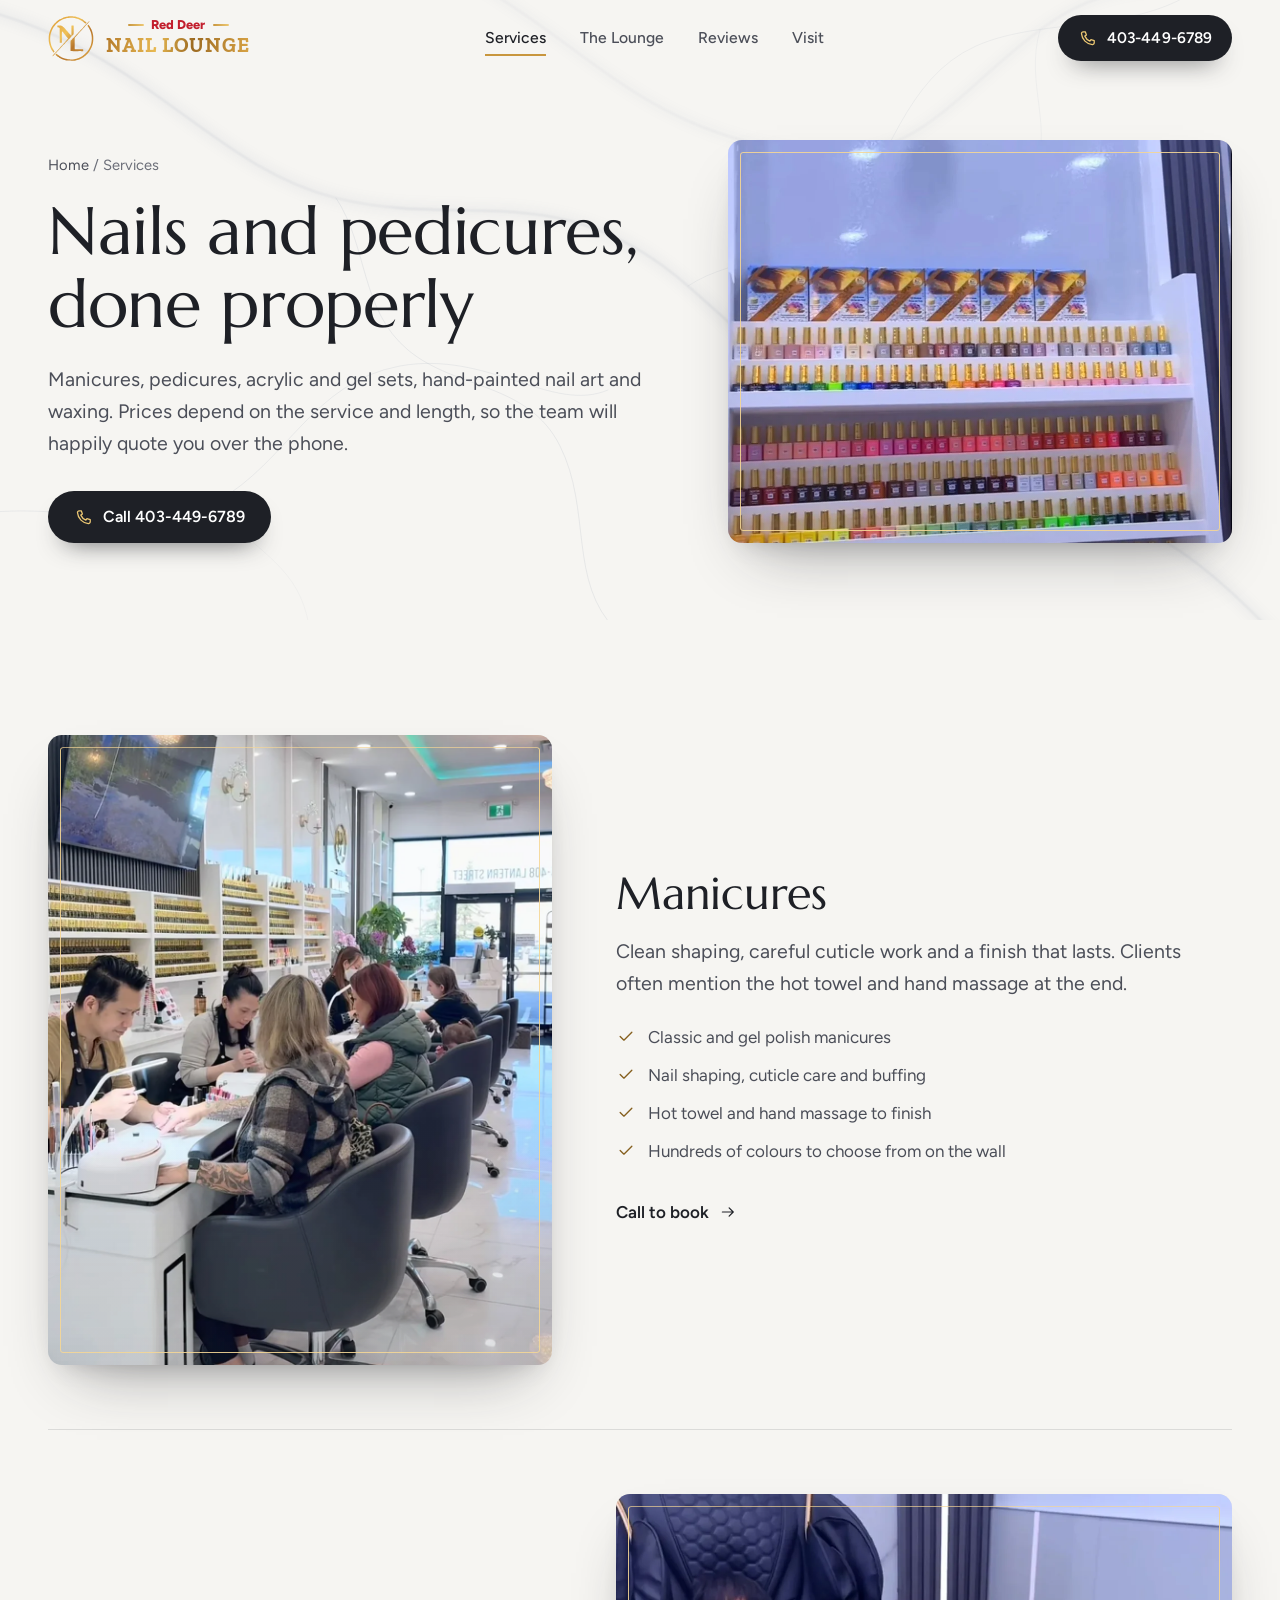
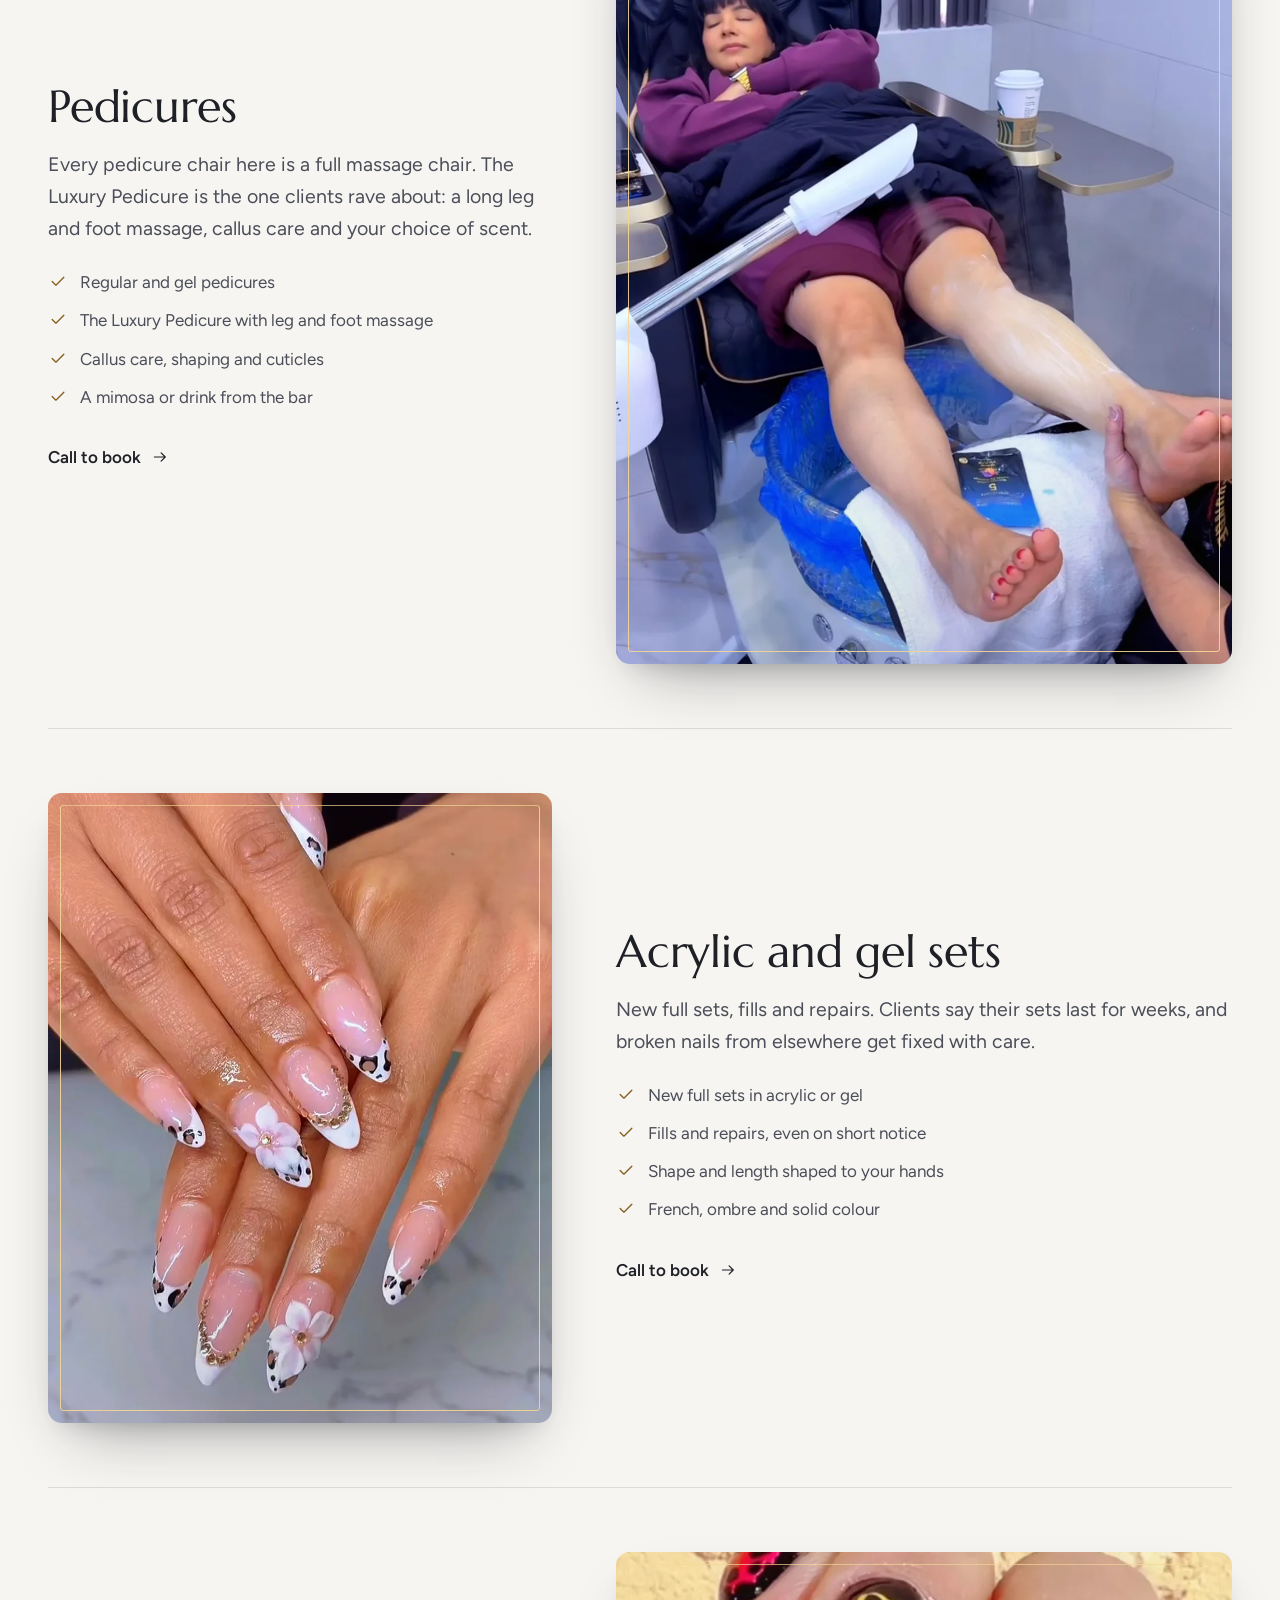
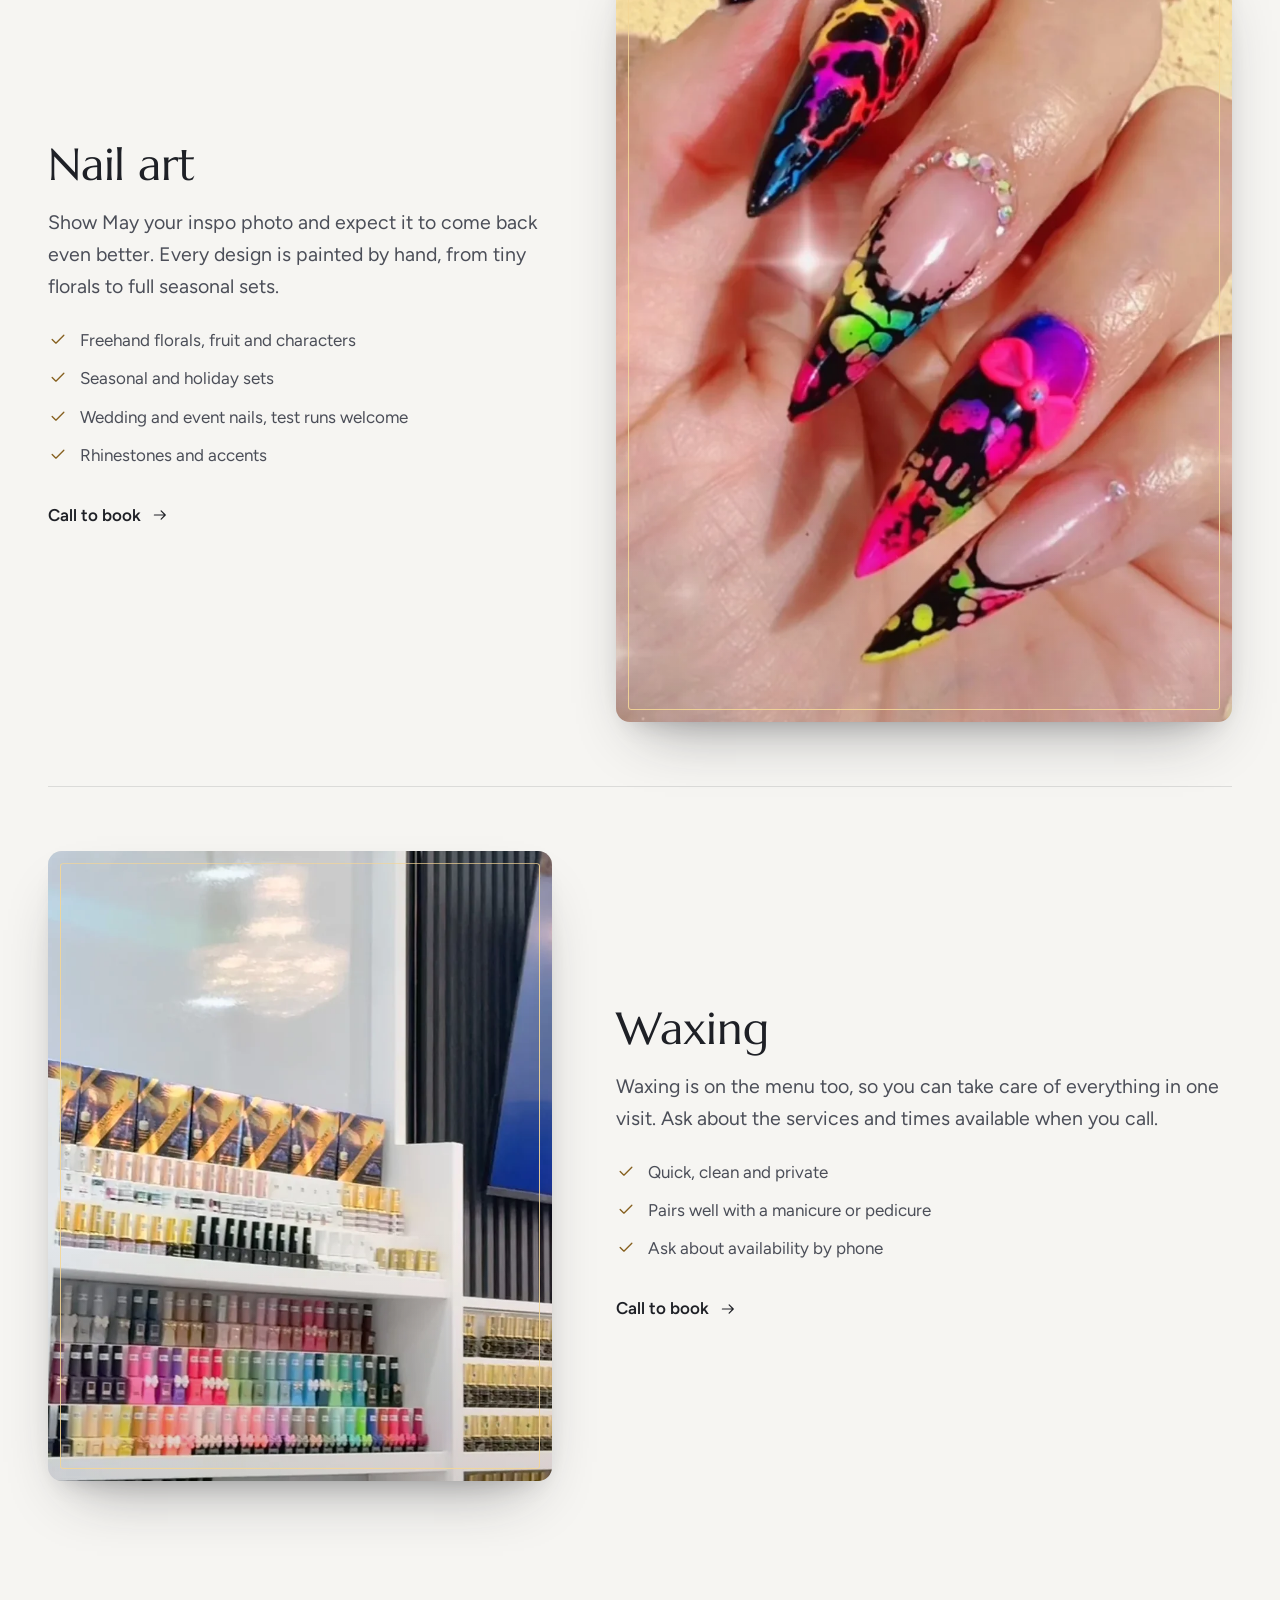
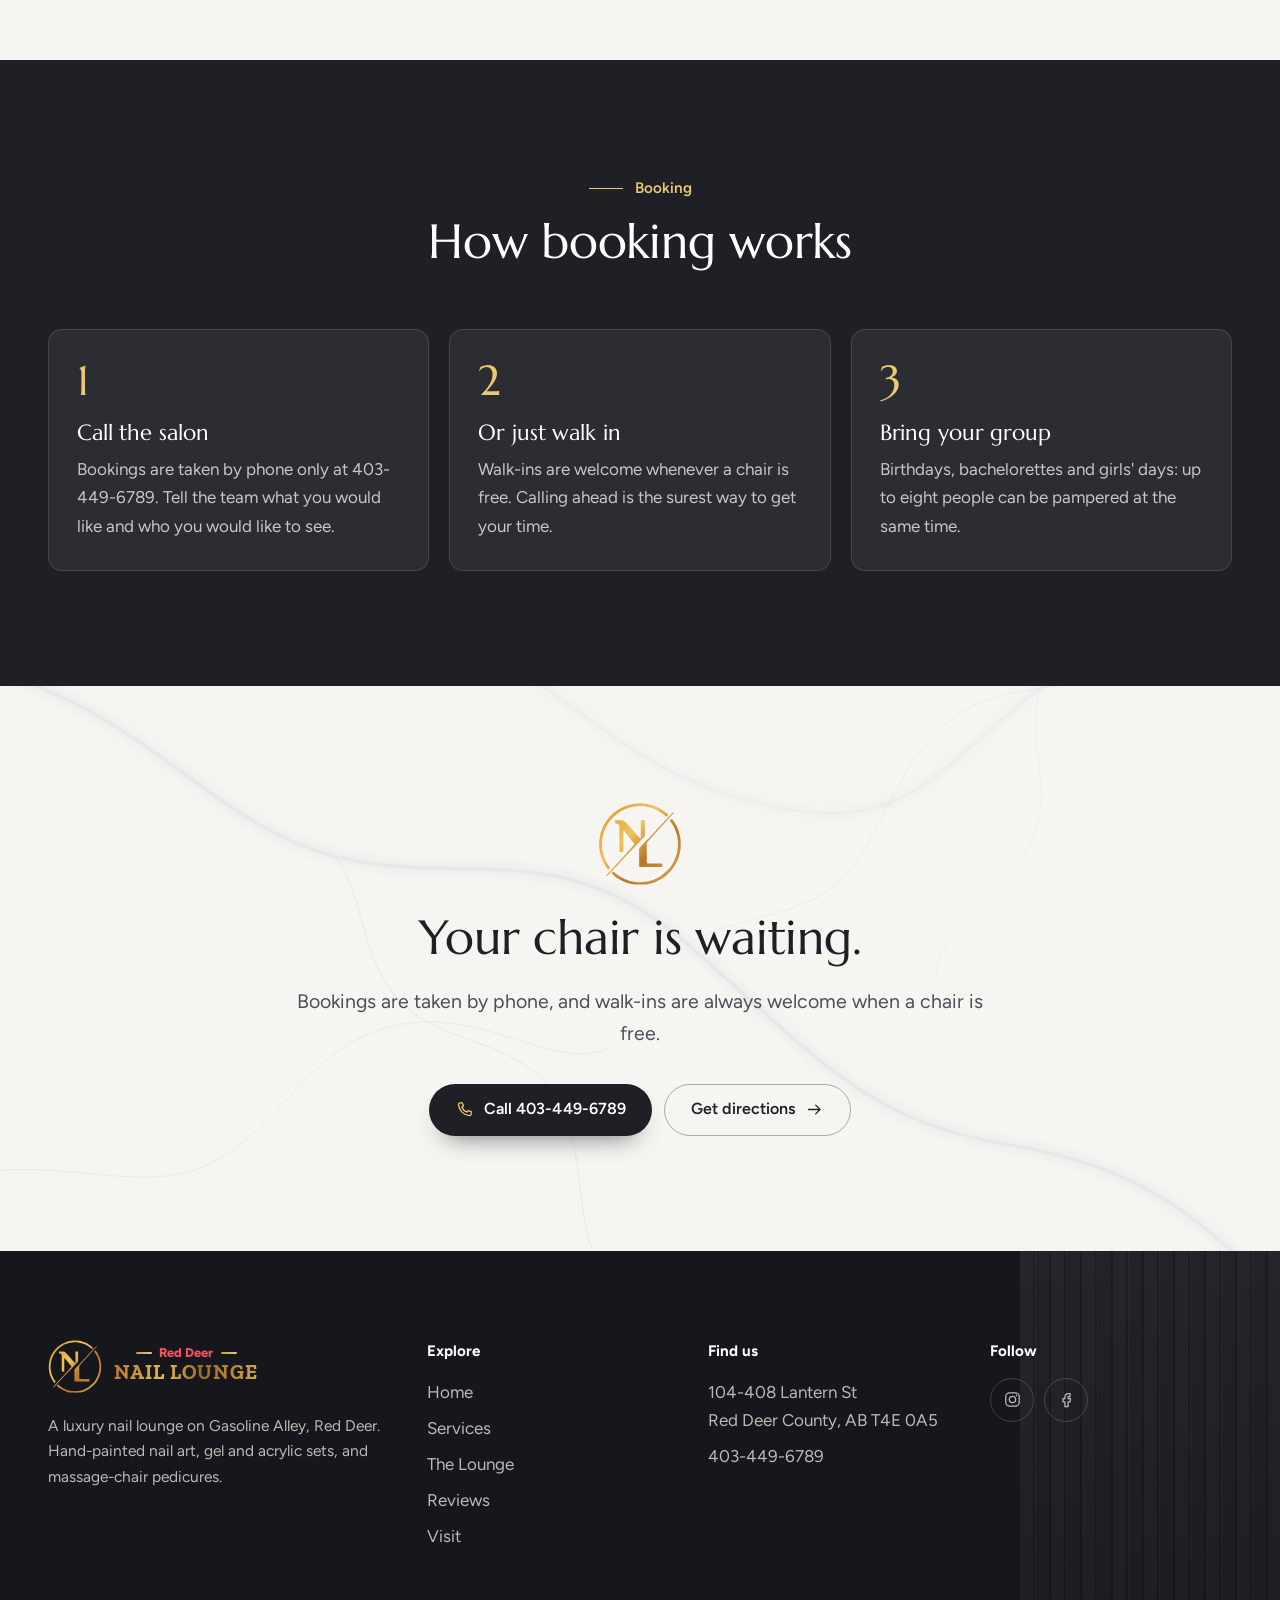
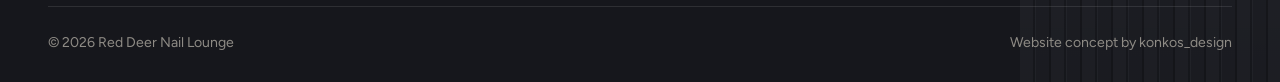
<file: services.html>
<!DOCTYPE html>
<html lang="en" class="no-js">
<head>
<meta charset="utf-8">
<meta name="viewport" content="width=device-width, initial-scale=1, viewport-fit=cover">
<meta name="robots" content="noindex, nofollow">
<title>Services | Red Deer Nail Lounge</title>
<meta name="description" content="Manicures, pedicures, the Luxury Pedicure, acrylic and gel sets, hand-painted nail art and waxing at Red Deer Nail Lounge. Bookings by phone: 403-449-6789.">
<meta name="theme-color" content="#1E2026">
<meta property="og:type" content="website">
<meta property="og:site_name" content="Red Deer Nail Lounge">
<meta property="og:title" content="Services | Red Deer Nail Lounge">
<meta property="og:description" content="Manicures, pedicures, the Luxury Pedicure, acrylic and gel sets, hand-painted nail art and waxing at Red Deer Nail Lounge. Bookings by phone: 403-449-6789.">
<meta property="og:url" content="https://konkos-design.github.io/red-deer-nail-lounge/services.html">
<meta property="og:image" content="https://konkos-design.github.io/red-deer-nail-lounge/img/og-image.jpg">
<meta property="og:image:width" content="1200">
<meta property="og:image:height" content="630">
<meta property="og:image:alt" content="Red Deer Nail Lounge - marble pedicure lounge in Red Deer, Alberta">
<meta name="twitter:card" content="summary_large_image">
<meta name="twitter:title" content="Services | Red Deer Nail Lounge">
<meta name="twitter:description" content="Manicures, pedicures, the Luxury Pedicure, acrylic and gel sets, hand-painted nail art and waxing at Red Deer Nail Lounge. Bookings by phone: 403-449-6789.">
<meta name="twitter:image" content="https://konkos-design.github.io/red-deer-nail-lounge/img/og-image.jpg">
<link rel="icon" href="favicon.ico" sizes="any">
<link rel="icon" href="img/favicon.svg" type="image/svg+xml">
<link rel="apple-touch-icon" href="img/apple-touch-icon.png">
<link rel="preload" href="fonts/Marcellus-normal-400.woff2" as="font" type="font/woff2" crossorigin>
<link rel="preload" href="fonts/Figtree-normal-400_800.woff2" as="font" type="font/woff2" crossorigin>
<link rel="stylesheet" href="css/style.css">
</head>
<body>
<a class="skip" href="#main">Skip to content</a>
<header class="site-header">
  <div class="wrap">
    <a class="brand" href="index.html" aria-label="Red Deer Nail Lounge, home"><img src="img/logo.svg" width="46" height="46" alt=""><span class="wm" aria-hidden="true"><span class="wm-red">Red Deer</span><span class="wm-gold">NAIL LOUNGE</span></span></a>
    <nav class="nav" aria-label="Main"><a href="services.html" aria-current="page">Services</a><a href="lounge.html">The Lounge</a><a href="reviews.html">Reviews</a><a href="visit.html">Visit</a></nav>
    <a class="btn btn-dark header-call" href="tel:+14034496789"><svg class="" viewBox="0 0 24 24" fill="none" stroke="currentColor" stroke-width="1.6" stroke-linecap="round" stroke-linejoin="round" aria-hidden="true"><path d="M6.6 3.5h2.6l1.4 4.1-2 1.4a12.5 12.5 0 0 0 6.4 6.4l1.4-2 4.1 1.4v2.6a2.2 2.2 0 0 1-2.4 2.2C10.8 19 5 13.2 4.4 5.9a2.2 2.2 0 0 1 2.2-2.4z"/></svg>403-449-6789</a>
    <div class="header-actions">
      <a class="call-icon" href="tel:+14034496789" aria-label="Call Red Deer Nail Lounge"><svg class="" viewBox="0 0 24 24" fill="none" stroke="currentColor" stroke-width="1.6" stroke-linecap="round" stroke-linejoin="round" aria-hidden="true"><path d="M6.6 3.5h2.6l1.4 4.1-2 1.4a12.5 12.5 0 0 0 6.4 6.4l1.4-2 4.1 1.4v2.6a2.2 2.2 0 0 1-2.4 2.2C10.8 19 5 13.2 4.4 5.9a2.2 2.2 0 0 1 2.2-2.4z"/></svg></a>
      <button class="menu-btn" type="button" aria-expanded="false" aria-controls="mobile-menu" aria-label="Open menu"><span></span></button>
    </div>
  </div>
</header>
<div class="mobile-menu" id="mobile-menu" aria-hidden="true" inert>
  <nav aria-label="Mobile"><a href="index.html">Home<svg class="" viewBox="0 0 24 24" fill="none" stroke="currentColor" stroke-width="1.6" stroke-linecap="round" stroke-linejoin="round" aria-hidden="true"><path d="M4.5 12h14.5M13.5 6.5 19 12l-5.5 5.5"/></svg></a><a href="services.html">Services<svg class="" viewBox="0 0 24 24" fill="none" stroke="currentColor" stroke-width="1.6" stroke-linecap="round" stroke-linejoin="round" aria-hidden="true"><path d="M4.5 12h14.5M13.5 6.5 19 12l-5.5 5.5"/></svg></a><a href="lounge.html">The Lounge<svg class="" viewBox="0 0 24 24" fill="none" stroke="currentColor" stroke-width="1.6" stroke-linecap="round" stroke-linejoin="round" aria-hidden="true"><path d="M4.5 12h14.5M13.5 6.5 19 12l-5.5 5.5"/></svg></a><a href="reviews.html">Reviews<svg class="" viewBox="0 0 24 24" fill="none" stroke="currentColor" stroke-width="1.6" stroke-linecap="round" stroke-linejoin="round" aria-hidden="true"><path d="M4.5 12h14.5M13.5 6.5 19 12l-5.5 5.5"/></svg></a><a href="visit.html">Visit<svg class="" viewBox="0 0 24 24" fill="none" stroke="currentColor" stroke-width="1.6" stroke-linecap="round" stroke-linejoin="round" aria-hidden="true"><path d="M4.5 12h14.5M13.5 6.5 19 12l-5.5 5.5"/></svg></a></nav>
  <a class="btn btn-dark" href="tel:+14034496789"><svg class="" viewBox="0 0 24 24" fill="none" stroke="currentColor" stroke-width="1.6" stroke-linecap="round" stroke-linejoin="round" aria-hidden="true"><path d="M6.6 3.5h2.6l1.4 4.1-2 1.4a12.5 12.5 0 0 0 6.4 6.4l1.4-2 4.1 1.4v2.6a2.2 2.2 0 0 1-2.4 2.2C10.8 19 5 13.2 4.4 5.9a2.2 2.2 0 0 1 2.2-2.4z"/></svg>Call 403-449-6789</a>
  <p class="mm-note">Bookings by phone. Walk-ins welcome.</p>
</div>

<main id="main">
<section class="phero marble" aria-labelledby="ph-h">
  <div class="wrap">
    <div>
      <p class="crumbs"><a href="index.html">Home</a> / Services</p>
      <h1 id="ph-h">Nails and pedicures, done properly</h1>
      <p class="lead">Manicures, pedicures, acrylic and gel sets, hand-painted nail art and waxing. Prices depend on the service and length, so the team will happily quote you over the phone.</p>
      <div class="hero-actions"><a class="btn btn-dark" href="tel:+14034496789"><svg class="" viewBox="0 0 24 24" fill="none" stroke="currentColor" stroke-width="1.6" stroke-linecap="round" stroke-linejoin="round" aria-hidden="true"><path d="M6.6 3.5h2.6l1.4 4.1-2 1.4a12.5 12.5 0 0 0 6.4 6.4l1.4-2 4.1 1.4v2.6a2.2 2.2 0 0 1-2.4 2.2C10.8 19 5 13.2 4.4 5.9a2.2 2.2 0 0 1 2.2-2.4z"/></svg>Call 403-449-6789</a></div>
    </div>
    <div class="reveal"><div class="photo "><img src="img/colour-wall.webp" srcset="img/colour-wall-s.webp 560w, img/colour-wall.webp 1000w" sizes="(max-width: 960px) 92vw, 50vw" width="1000" height="1463" alt="A wall of gel polish colours under a crystal wall light" loading="eager" fetchpriority="high" decoding="async" style="object-position:50% 60%"><span class="fr" aria-hidden="true"></span></div></div>
  </div>
</section>
<section class="section" aria-label="Service list">
  <div class="wrap"><article class="svc-block" id="manicures">
  <div class="svc-block-media reveal"><div class="photo "><img src="img/manicure-bar.webp" srcset="img/manicure-bar-s.webp 560w, img/manicure-bar.webp 1100w" sizes="(max-width: 960px) 92vw, 50vw" width="1100" height="1478" alt="Manicure stations with clients and technicians at work" loading="lazy" decoding="async" data-parallax><span class="fr" aria-hidden="true"></span></div></div>
  <div>
    <h2 class="reveal">Manicures</h2>
    <p class="lead reveal">Clean shaping, careful cuticle work and a finish that lasts. Clients often mention the hot towel and hand massage at the end.</p>
    <ul class="ticks reveal"><li><svg class="" viewBox="0 0 24 24" fill="none" stroke="currentColor" stroke-width="1.6" stroke-linecap="round" stroke-linejoin="round" aria-hidden="true"><path d="M5 12.5 9.5 17 19 7.5"/></svg>Classic and gel polish manicures</li><li><svg class="" viewBox="0 0 24 24" fill="none" stroke="currentColor" stroke-width="1.6" stroke-linecap="round" stroke-linejoin="round" aria-hidden="true"><path d="M5 12.5 9.5 17 19 7.5"/></svg>Nail shaping, cuticle care and buffing</li><li><svg class="" viewBox="0 0 24 24" fill="none" stroke="currentColor" stroke-width="1.6" stroke-linecap="round" stroke-linejoin="round" aria-hidden="true"><path d="M5 12.5 9.5 17 19 7.5"/></svg>Hot towel and hand massage to finish</li><li><svg class="" viewBox="0 0 24 24" fill="none" stroke="currentColor" stroke-width="1.6" stroke-linecap="round" stroke-linejoin="round" aria-hidden="true"><path d="M5 12.5 9.5 17 19 7.5"/></svg>Hundreds of colours to choose from on the wall</li></ul>
    <a class="link-arrow reveal" style="margin-top:26px" href="tel:+14034496789">Call to book <svg class="" viewBox="0 0 24 24" fill="none" stroke="currentColor" stroke-width="1.6" stroke-linecap="round" stroke-linejoin="round" aria-hidden="true"><path d="M4.5 12h14.5M13.5 6.5 19 12l-5.5 5.5"/></svg></a>
  </div>
</article><article class="svc-block" id="pedicures">
  <div class="svc-block-media reveal"><div class="photo "><img src="img/pedicure-relax.webp" srcset="img/pedicure-relax-s.webp 560w, img/pedicure-relax.webp 1100w" sizes="(max-width: 960px) 92vw, 50vw" width="1100" height="1569" alt="Client asleep in a massage chair during her pedicure" loading="lazy" decoding="async" data-parallax><span class="fr" aria-hidden="true"></span></div></div>
  <div>
    <h2 class="reveal">Pedicures</h2>
    <p class="lead reveal">Every pedicure chair here is a full massage chair. The Luxury Pedicure is the one clients rave about: a long leg and foot massage, callus care and your choice of scent.</p>
    <ul class="ticks reveal"><li><svg class="" viewBox="0 0 24 24" fill="none" stroke="currentColor" stroke-width="1.6" stroke-linecap="round" stroke-linejoin="round" aria-hidden="true"><path d="M5 12.5 9.5 17 19 7.5"/></svg>Regular and gel pedicures</li><li><svg class="" viewBox="0 0 24 24" fill="none" stroke="currentColor" stroke-width="1.6" stroke-linecap="round" stroke-linejoin="round" aria-hidden="true"><path d="M5 12.5 9.5 17 19 7.5"/></svg>The Luxury Pedicure with leg and foot massage</li><li><svg class="" viewBox="0 0 24 24" fill="none" stroke="currentColor" stroke-width="1.6" stroke-linecap="round" stroke-linejoin="round" aria-hidden="true"><path d="M5 12.5 9.5 17 19 7.5"/></svg>Callus care, shaping and cuticles</li><li><svg class="" viewBox="0 0 24 24" fill="none" stroke="currentColor" stroke-width="1.6" stroke-linecap="round" stroke-linejoin="round" aria-hidden="true"><path d="M5 12.5 9.5 17 19 7.5"/></svg>A mimosa or drink from the bar</li></ul>
    <a class="link-arrow reveal" style="margin-top:26px" href="tel:+14034496789">Call to book <svg class="" viewBox="0 0 24 24" fill="none" stroke="currentColor" stroke-width="1.6" stroke-linecap="round" stroke-linejoin="round" aria-hidden="true"><path d="M4.5 12h14.5M13.5 6.5 19 12l-5.5 5.5"/></svg></a>
  </div>
</article><article class="svc-block" id="sets">
  <div class="svc-block-media reveal"><div class="photo "><img src="img/nails-french.webp" srcset="img/nails-french-s.webp 560w, img/nails-french.webp 900w" sizes="(max-width: 960px) 92vw, 50vw" width="900" height="1269" alt="Almond acrylic nails with white French tips and painted flowers" loading="lazy" decoding="async" data-parallax><span class="fr" aria-hidden="true"></span></div></div>
  <div>
    <h2 class="reveal">Acrylic and gel sets</h2>
    <p class="lead reveal">New full sets, fills and repairs. Clients say their sets last for weeks, and broken nails from elsewhere get fixed with care.</p>
    <ul class="ticks reveal"><li><svg class="" viewBox="0 0 24 24" fill="none" stroke="currentColor" stroke-width="1.6" stroke-linecap="round" stroke-linejoin="round" aria-hidden="true"><path d="M5 12.5 9.5 17 19 7.5"/></svg>New full sets in acrylic or gel</li><li><svg class="" viewBox="0 0 24 24" fill="none" stroke="currentColor" stroke-width="1.6" stroke-linecap="round" stroke-linejoin="round" aria-hidden="true"><path d="M5 12.5 9.5 17 19 7.5"/></svg>Fills and repairs, even on short notice</li><li><svg class="" viewBox="0 0 24 24" fill="none" stroke="currentColor" stroke-width="1.6" stroke-linecap="round" stroke-linejoin="round" aria-hidden="true"><path d="M5 12.5 9.5 17 19 7.5"/></svg>Shape and length shaped to your hands</li><li><svg class="" viewBox="0 0 24 24" fill="none" stroke="currentColor" stroke-width="1.6" stroke-linecap="round" stroke-linejoin="round" aria-hidden="true"><path d="M5 12.5 9.5 17 19 7.5"/></svg>French, ombre and solid colour</li></ul>
    <a class="link-arrow reveal" style="margin-top:26px" href="tel:+14034496789">Call to book <svg class="" viewBox="0 0 24 24" fill="none" stroke="currentColor" stroke-width="1.6" stroke-linecap="round" stroke-linejoin="round" aria-hidden="true"><path d="M4.5 12h14.5M13.5 6.5 19 12l-5.5 5.5"/></svg></a>
  </div>
</article><article class="svc-block" id="art">
  <div class="svc-block-media reveal"><div class="photo "><img src="img/nails-neon.webp" srcset="img/nails-neon-s.webp 560w, img/nails-neon.webp 900w" sizes="(max-width: 960px) 92vw, 50vw" width="900" height="1269" alt="Neon stiletto nails with hand-painted flowers" loading="lazy" decoding="async" data-parallax><span class="fr" aria-hidden="true"></span></div></div>
  <div>
    <h2 class="reveal">Nail art</h2>
    <p class="lead reveal">Show May your inspo photo and expect it to come back even better. Every design is painted by hand, from tiny florals to full seasonal sets.</p>
    <ul class="ticks reveal"><li><svg class="" viewBox="0 0 24 24" fill="none" stroke="currentColor" stroke-width="1.6" stroke-linecap="round" stroke-linejoin="round" aria-hidden="true"><path d="M5 12.5 9.5 17 19 7.5"/></svg>Freehand florals, fruit and characters</li><li><svg class="" viewBox="0 0 24 24" fill="none" stroke="currentColor" stroke-width="1.6" stroke-linecap="round" stroke-linejoin="round" aria-hidden="true"><path d="M5 12.5 9.5 17 19 7.5"/></svg>Seasonal and holiday sets</li><li><svg class="" viewBox="0 0 24 24" fill="none" stroke="currentColor" stroke-width="1.6" stroke-linecap="round" stroke-linejoin="round" aria-hidden="true"><path d="M5 12.5 9.5 17 19 7.5"/></svg>Wedding and event nails, test runs welcome</li><li><svg class="" viewBox="0 0 24 24" fill="none" stroke="currentColor" stroke-width="1.6" stroke-linecap="round" stroke-linejoin="round" aria-hidden="true"><path d="M5 12.5 9.5 17 19 7.5"/></svg>Rhinestones and accents</li></ul>
    <a class="link-arrow reveal" style="margin-top:26px" href="tel:+14034496789">Call to book <svg class="" viewBox="0 0 24 24" fill="none" stroke="currentColor" stroke-width="1.6" stroke-linecap="round" stroke-linejoin="round" aria-hidden="true"><path d="M4.5 12h14.5M13.5 6.5 19 12l-5.5 5.5"/></svg></a>
  </div>
</article><article class="svc-block" id="waxing">
  <div class="svc-block-media reveal"><div class="photo "><img src="img/colour-shelf.webp" srcset="img/colour-shelf-s.webp 560w, img/colour-shelf.webp 1000w" sizes="(max-width: 960px) 92vw, 50vw" width="1000" height="1197" alt="Rows of gel polish colours on white shelves" loading="lazy" decoding="async" data-parallax><span class="fr" aria-hidden="true"></span></div></div>
  <div>
    <h2 class="reveal">Waxing</h2>
    <p class="lead reveal">Waxing is on the menu too, so you can take care of everything in one visit. Ask about the services and times available when you call.</p>
    <ul class="ticks reveal"><li><svg class="" viewBox="0 0 24 24" fill="none" stroke="currentColor" stroke-width="1.6" stroke-linecap="round" stroke-linejoin="round" aria-hidden="true"><path d="M5 12.5 9.5 17 19 7.5"/></svg>Quick, clean and private</li><li><svg class="" viewBox="0 0 24 24" fill="none" stroke="currentColor" stroke-width="1.6" stroke-linecap="round" stroke-linejoin="round" aria-hidden="true"><path d="M5 12.5 9.5 17 19 7.5"/></svg>Pairs well with a manicure or pedicure</li><li><svg class="" viewBox="0 0 24 24" fill="none" stroke="currentColor" stroke-width="1.6" stroke-linecap="round" stroke-linejoin="round" aria-hidden="true"><path d="M5 12.5 9.5 17 19 7.5"/></svg>Ask about availability by phone</li></ul>
    <a class="link-arrow reveal" style="margin-top:26px" href="tel:+14034496789">Call to book <svg class="" viewBox="0 0 24 24" fill="none" stroke="currentColor" stroke-width="1.6" stroke-linecap="round" stroke-linejoin="round" aria-hidden="true"><path d="M4.5 12h14.5M13.5 6.5 19 12l-5.5 5.5"/></svg></a>
  </div>
</article></div>
</section>
<section class="section tone-dark" aria-labelledby="how-h">
  <div class="wrap">
    <div class="head-c"><p class="kicker reveal">Booking</p><h2 id="how-h" class="reveal">How booking works</h2></div>
    <ol class="how how-wrap">
      <li class="reveal"><h3>Call the salon</h3><p>Bookings are taken by phone only at 403-449-6789. Tell the team what you would like and who you would like to see.</p></li>
      <li class="reveal reveal-d1"><h3>Or just walk in</h3><p>Walk-ins are welcome whenever a chair is free. Calling ahead is the surest way to get your time.</p></li>
      <li class="reveal reveal-d2"><h3>Bring your group</h3><p>Birthdays, bachelorettes and girls' days: up to eight people can be pampered at the same time.</p></li>
    </ol>
  </div>
</section>
<section class="section final marble" aria-labelledby="final-h">
  <div class="wrap reveal">
    <img class="logo-big" src="img/logo.svg" width="84" height="84" alt="">
    <h2 id="final-h">Your chair is waiting.</h2>
    <p class="lead">Bookings are taken by phone, and walk-ins are always welcome when a chair is free.</p>
    <div class="btns"><a class="btn btn-dark" href="tel:+14034496789"><svg class="" viewBox="0 0 24 24" fill="none" stroke="currentColor" stroke-width="1.6" stroke-linecap="round" stroke-linejoin="round" aria-hidden="true"><path d="M6.6 3.5h2.6l1.4 4.1-2 1.4a12.5 12.5 0 0 0 6.4 6.4l1.4-2 4.1 1.4v2.6a2.2 2.2 0 0 1-2.4 2.2C10.8 19 5 13.2 4.4 5.9a2.2 2.2 0 0 1 2.2-2.4z"/></svg>Call 403-449-6789</a><a class="btn btn-line" href="https://www.google.com/maps/search/?api=1&query=Red+Deer+Nail+Lounge+408+Lantern+St" target="_blank" rel="noopener">Get directions<svg class="" viewBox="0 0 24 24" fill="none" stroke="currentColor" stroke-width="1.6" stroke-linecap="round" stroke-linejoin="round" aria-hidden="true"><path d="M4.5 12h14.5M13.5 6.5 19 12l-5.5 5.5"/></svg></a></div>
  </div>
</section>
</main>
<footer class="site-footer">
  <div class="slats" aria-hidden="true"></div>
  <div class="wrap">
    <div class="f-grid">
      <div>
        <a class="brand" href="index.html" aria-label="Red Deer Nail Lounge, home"><img src="img/logo.svg" width="46" height="46" alt=""><span class="wm" aria-hidden="true"><span class="wm-red">Red Deer</span><span class="wm-gold">NAIL LOUNGE</span></span></a>
        <p class="f-about">A luxury nail lounge on Gasoline Alley, Red Deer. Hand-painted nail art, gel and acrylic sets, and massage-chair pedicures.</p>
      </div>
      <div>
        <h4>Explore</h4>
        <ul><li><a href="index.html">Home</a></li><li><a href="services.html">Services</a></li><li><a href="lounge.html">The Lounge</a></li><li><a href="reviews.html">Reviews</a></li><li><a href="visit.html">Visit</a></li></ul>
      </div>
      <div>
        <h4>Find us</h4>
        <ul>
          <li><a href="https://www.google.com/maps/search/?api=1&query=Red+Deer+Nail+Lounge+408+Lantern+St" target="_blank" rel="noopener">104-408 Lantern St<br>Red Deer County, AB T4E 0A5</a></li>
          <li><a href="tel:+14034496789">403-449-6789</a></li>
        </ul>
      </div>
      <div>
        <h4>Follow</h4>
        <div class="soc">
          <a href="https://www.instagram.com/reddeernaillounge/" target="_blank" rel="noopener" aria-label="Instagram"><svg class="" viewBox="0 0 24 24" fill="none" stroke="currentColor" stroke-width="1.6" stroke-linecap="round" stroke-linejoin="round" aria-hidden="true"><rect x="3.5" y="3.5" width="17" height="17" rx="5"/><circle cx="12" cy="12" r="4"/><circle cx="17.2" cy="6.8" r="1" fill="currentColor" stroke="none"/></svg></a>
          <a href="https://www.facebook.com/reddeernaillounge" target="_blank" rel="noopener" aria-label="Facebook"><svg class="" viewBox="0 0 24 24" fill="none" stroke="currentColor" stroke-width="1.6" stroke-linecap="round" stroke-linejoin="round" aria-hidden="true"><path d="M14 8.5h2.5v-4H14a4 4 0 0 0-4 4v2.5H7.5v4H10v6h4v-6h2.5l.5-4H14V9a.5.5 0 0 1 .5-.5z"/></svg></a>
        </div>
      </div>
    </div>
    <div class="f-bottom">
      <span>&copy; <span data-year>2026</span> Red Deer Nail Lounge</span>
      <span>Website concept by konkos_design</span>
    </div>
  </div>
</footer>
<script src="js/gsap.min.js" defer></script>
<script src="js/ScrollTrigger.min.js" defer></script>
<script src="js/main.js" defer></script>
</body>
</html>
</file>
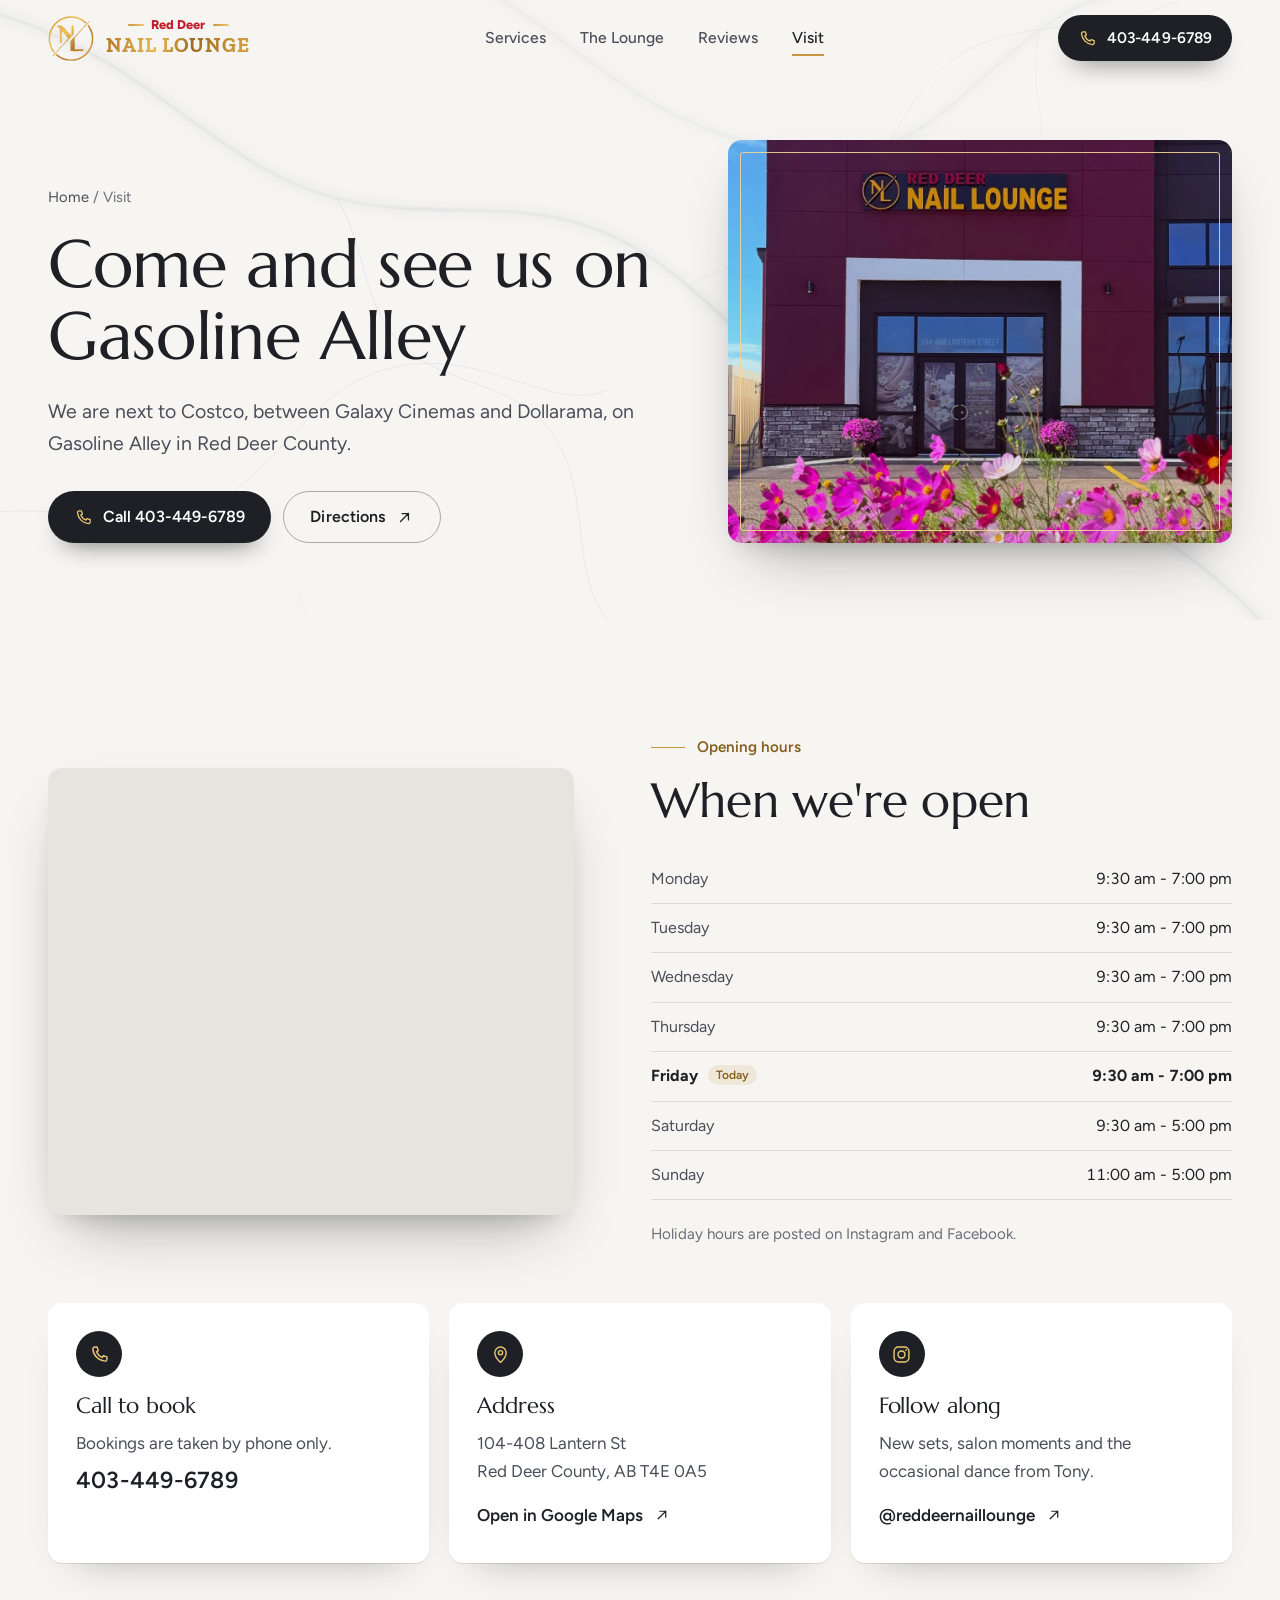
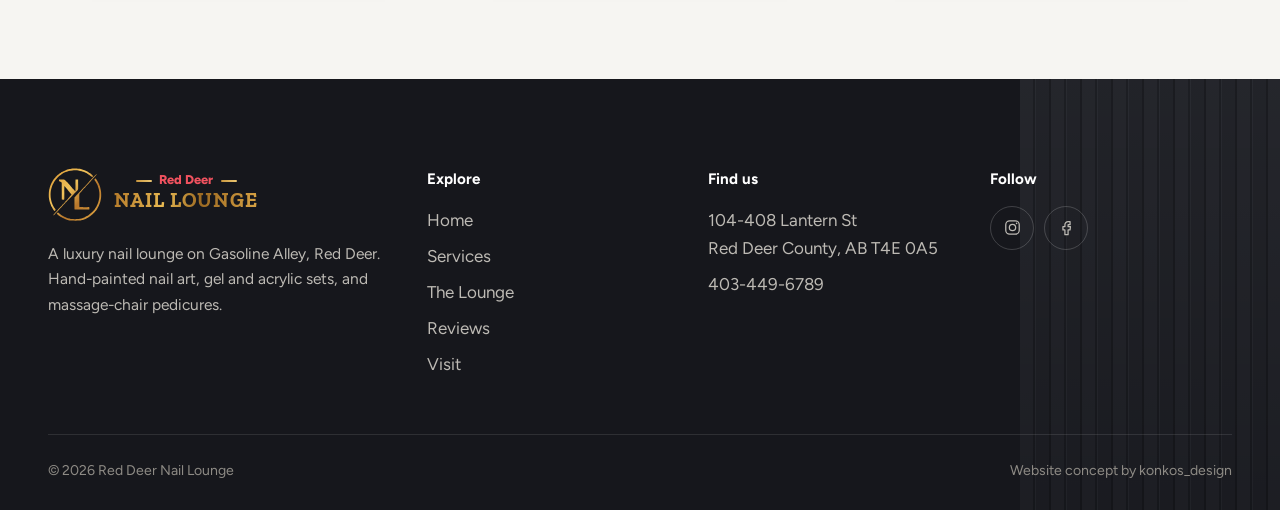
<file: visit.html>
<!DOCTYPE html>
<html lang="en" class="no-js">
<head>
<meta charset="utf-8">
<meta name="viewport" content="width=device-width, initial-scale=1, viewport-fit=cover">
<meta name="robots" content="noindex, nofollow">
<title>Visit | Red Deer Nail Lounge</title>
<meta name="description" content="Red Deer Nail Lounge, 104-408 Lantern St, Red Deer County, AB. Next to Costco on Gasoline Alley. Open 7 days. Call 403-449-6789.">
<meta name="theme-color" content="#1E2026">
<meta property="og:type" content="website">
<meta property="og:site_name" content="Red Deer Nail Lounge">
<meta property="og:title" content="Visit | Red Deer Nail Lounge">
<meta property="og:description" content="Red Deer Nail Lounge, 104-408 Lantern St, Red Deer County, AB. Next to Costco on Gasoline Alley. Open 7 days. Call 403-449-6789.">
<meta property="og:url" content="https://konkos-design.github.io/red-deer-nail-lounge/visit.html">
<meta property="og:image" content="https://konkos-design.github.io/red-deer-nail-lounge/img/og-image.jpg">
<meta property="og:image:width" content="1200">
<meta property="og:image:height" content="630">
<meta property="og:image:alt" content="Red Deer Nail Lounge - marble pedicure lounge in Red Deer, Alberta">
<meta name="twitter:card" content="summary_large_image">
<meta name="twitter:title" content="Visit | Red Deer Nail Lounge">
<meta name="twitter:description" content="Red Deer Nail Lounge, 104-408 Lantern St, Red Deer County, AB. Next to Costco on Gasoline Alley. Open 7 days. Call 403-449-6789.">
<meta name="twitter:image" content="https://konkos-design.github.io/red-deer-nail-lounge/img/og-image.jpg">
<link rel="icon" href="favicon.ico" sizes="any">
<link rel="icon" href="img/favicon.svg" type="image/svg+xml">
<link rel="apple-touch-icon" href="img/apple-touch-icon.png">
<link rel="preload" href="fonts/Marcellus-normal-400.woff2" as="font" type="font/woff2" crossorigin>
<link rel="preload" href="fonts/Figtree-normal-400_800.woff2" as="font" type="font/woff2" crossorigin>
<link rel="stylesheet" href="css/style.css">
</head>
<body>
<a class="skip" href="#main">Skip to content</a>
<header class="site-header">
  <div class="wrap">
    <a class="brand" href="index.html" aria-label="Red Deer Nail Lounge, home"><img src="img/logo.svg" width="46" height="46" alt=""><span class="wm" aria-hidden="true"><span class="wm-red">Red Deer</span><span class="wm-gold">NAIL LOUNGE</span></span></a>
    <nav class="nav" aria-label="Main"><a href="services.html">Services</a><a href="lounge.html">The Lounge</a><a href="reviews.html">Reviews</a><a href="visit.html" aria-current="page">Visit</a></nav>
    <a class="btn btn-dark header-call" href="tel:+14034496789"><svg class="" viewBox="0 0 24 24" fill="none" stroke="currentColor" stroke-width="1.6" stroke-linecap="round" stroke-linejoin="round" aria-hidden="true"><path d="M6.6 3.5h2.6l1.4 4.1-2 1.4a12.5 12.5 0 0 0 6.4 6.4l1.4-2 4.1 1.4v2.6a2.2 2.2 0 0 1-2.4 2.2C10.8 19 5 13.2 4.4 5.9a2.2 2.2 0 0 1 2.2-2.4z"/></svg>403-449-6789</a>
    <div class="header-actions">
      <a class="call-icon" href="tel:+14034496789" aria-label="Call Red Deer Nail Lounge"><svg class="" viewBox="0 0 24 24" fill="none" stroke="currentColor" stroke-width="1.6" stroke-linecap="round" stroke-linejoin="round" aria-hidden="true"><path d="M6.6 3.5h2.6l1.4 4.1-2 1.4a12.5 12.5 0 0 0 6.4 6.4l1.4-2 4.1 1.4v2.6a2.2 2.2 0 0 1-2.4 2.2C10.8 19 5 13.2 4.4 5.9a2.2 2.2 0 0 1 2.2-2.4z"/></svg></a>
      <button class="menu-btn" type="button" aria-expanded="false" aria-controls="mobile-menu" aria-label="Open menu"><span></span></button>
    </div>
  </div>
</header>
<div class="mobile-menu" id="mobile-menu" aria-hidden="true" inert>
  <nav aria-label="Mobile"><a href="index.html">Home<svg class="" viewBox="0 0 24 24" fill="none" stroke="currentColor" stroke-width="1.6" stroke-linecap="round" stroke-linejoin="round" aria-hidden="true"><path d="M4.5 12h14.5M13.5 6.5 19 12l-5.5 5.5"/></svg></a><a href="services.html">Services<svg class="" viewBox="0 0 24 24" fill="none" stroke="currentColor" stroke-width="1.6" stroke-linecap="round" stroke-linejoin="round" aria-hidden="true"><path d="M4.5 12h14.5M13.5 6.5 19 12l-5.5 5.5"/></svg></a><a href="lounge.html">The Lounge<svg class="" viewBox="0 0 24 24" fill="none" stroke="currentColor" stroke-width="1.6" stroke-linecap="round" stroke-linejoin="round" aria-hidden="true"><path d="M4.5 12h14.5M13.5 6.5 19 12l-5.5 5.5"/></svg></a><a href="reviews.html">Reviews<svg class="" viewBox="0 0 24 24" fill="none" stroke="currentColor" stroke-width="1.6" stroke-linecap="round" stroke-linejoin="round" aria-hidden="true"><path d="M4.5 12h14.5M13.5 6.5 19 12l-5.5 5.5"/></svg></a><a href="visit.html">Visit<svg class="" viewBox="0 0 24 24" fill="none" stroke="currentColor" stroke-width="1.6" stroke-linecap="round" stroke-linejoin="round" aria-hidden="true"><path d="M4.5 12h14.5M13.5 6.5 19 12l-5.5 5.5"/></svg></a></nav>
  <a class="btn btn-dark" href="tel:+14034496789"><svg class="" viewBox="0 0 24 24" fill="none" stroke="currentColor" stroke-width="1.6" stroke-linecap="round" stroke-linejoin="round" aria-hidden="true"><path d="M6.6 3.5h2.6l1.4 4.1-2 1.4a12.5 12.5 0 0 0 6.4 6.4l1.4-2 4.1 1.4v2.6a2.2 2.2 0 0 1-2.4 2.2C10.8 19 5 13.2 4.4 5.9a2.2 2.2 0 0 1 2.2-2.4z"/></svg>Call 403-449-6789</a>
  <p class="mm-note">Bookings by phone. Walk-ins welcome.</p>
</div>

<main id="main">
<section class="phero marble" aria-labelledby="ph-h">
  <div class="wrap">
    <div>
      <p class="crumbs"><a href="index.html">Home</a> / Visit</p>
      <h1 id="ph-h">Come and see us on Gasoline Alley</h1>
      <p class="lead">We are next to Costco, between Galaxy Cinemas and Dollarama, on Gasoline Alley in Red Deer County.</p>
      <div class="hero-actions"><a class="btn btn-dark" href="tel:+14034496789"><svg class="" viewBox="0 0 24 24" fill="none" stroke="currentColor" stroke-width="1.6" stroke-linecap="round" stroke-linejoin="round" aria-hidden="true"><path d="M6.6 3.5h2.6l1.4 4.1-2 1.4a12.5 12.5 0 0 0 6.4 6.4l1.4-2 4.1 1.4v2.6a2.2 2.2 0 0 1-2.4 2.2C10.8 19 5 13.2 4.4 5.9a2.2 2.2 0 0 1 2.2-2.4z"/></svg>Call 403-449-6789</a><a class="btn btn-line" href="https://www.google.com/maps/search/?api=1&query=Red+Deer+Nail+Lounge+408+Lantern+St" target="_blank" rel="noopener">Directions<svg class="" viewBox="0 0 24 24" fill="none" stroke="currentColor" stroke-width="1.6" stroke-linecap="round" stroke-linejoin="round" aria-hidden="true"><path d="M7 17 17 7M9 7h8v8"/></svg></a></div>
    </div>
    <div class="reveal"><div class="photo "><img src="img/facade.webp" srcset="img/facade-s.webp 560w, img/facade.webp 1200w" sizes="(max-width: 960px) 92vw, 50vw" width="1200" height="1600" alt="Red Deer Nail Lounge storefront with its sign and flowers" loading="eager" fetchpriority="high" decoding="async" style="object-position:50% 25%"><span class="fr" aria-hidden="true"></span></div></div>
  </div>
</section>
<section class="section" aria-labelledby="map-h">
  <div class="wrap visit">
    <div class="map reveal"><iframe title="Map showing Red Deer Nail Lounge at 408 Lantern St, Red Deer County" src="https://www.google.com/maps?q=Red+Deer+Nail+Lounge,+408+Lantern+St+%23104,+Red+Deer+County,+AB+T4E+0A5&output=embed" loading="lazy" referrerpolicy="no-referrer-when-downgrade"></iframe></div>
    <div>
      <p class="kicker reveal">Opening hours</p>
      <h2 id="map-h" class="reveal">When we're open</h2>
      <div class="reveal"><table class="hours"><caption class="sr-only">Opening hours</caption><tbody><tr data-day="1"><th scope="row">Monday</th><td>9:30 am - 7:00 pm</td></tr><tr data-day="2"><th scope="row">Tuesday</th><td>9:30 am - 7:00 pm</td></tr><tr data-day="3"><th scope="row">Wednesday</th><td>9:30 am - 7:00 pm</td></tr><tr data-day="4"><th scope="row">Thursday</th><td>9:30 am - 7:00 pm</td></tr><tr data-day="5"><th scope="row">Friday</th><td>9:30 am - 7:00 pm</td></tr><tr data-day="6"><th scope="row">Saturday</th><td>9:30 am - 5:00 pm</td></tr><tr data-day="0"><th scope="row">Sunday</th><td>11:00 am - 5:00 pm</td></tr></tbody></table></div>
      <p class="note reveal">Holiday hours are posted on Instagram and Facebook.</p>
    </div>
  </div>
  <div class="wrap">
    <div class="contact-cards">
      <div class="ccard reveal"><span class="ic"><svg class="" viewBox="0 0 24 24" fill="none" stroke="currentColor" stroke-width="1.6" stroke-linecap="round" stroke-linejoin="round" aria-hidden="true"><path d="M6.6 3.5h2.6l1.4 4.1-2 1.4a12.5 12.5 0 0 0 6.4 6.4l1.4-2 4.1 1.4v2.6a2.2 2.2 0 0 1-2.4 2.2C10.8 19 5 13.2 4.4 5.9a2.2 2.2 0 0 1 2.2-2.4z"/></svg></span><h3>Call to book</h3><p>Bookings are taken by phone only.</p><a class="big" href="tel:+14034496789">403-449-6789</a></div>
      <div class="ccard reveal reveal-d1"><span class="ic"><svg class="" viewBox="0 0 24 24" fill="none" stroke="currentColor" stroke-width="1.6" stroke-linecap="round" stroke-linejoin="round" aria-hidden="true"><path d="M12 21s-6.5-5.6-6.5-11a6.5 6.5 0 0 1 13 0c0 5.4-6.5 11-6.5 11z"/><circle cx="12" cy="10" r="2.4"/></svg></span><h3>Address</h3><p>104-408 Lantern St<br>Red Deer County, AB T4E 0A5</p><a class="link-arrow" href="https://www.google.com/maps/search/?api=1&query=Red+Deer+Nail+Lounge+408+Lantern+St" target="_blank" rel="noopener">Open in Google Maps<svg class="" viewBox="0 0 24 24" fill="none" stroke="currentColor" stroke-width="1.6" stroke-linecap="round" stroke-linejoin="round" aria-hidden="true"><path d="M7 17 17 7M9 7h8v8"/></svg></a></div>
      <div class="ccard reveal reveal-d2"><span class="ic"><svg class="" viewBox="0 0 24 24" fill="none" stroke="currentColor" stroke-width="1.6" stroke-linecap="round" stroke-linejoin="round" aria-hidden="true"><rect x="3.5" y="3.5" width="17" height="17" rx="5"/><circle cx="12" cy="12" r="4"/><circle cx="17.2" cy="6.8" r="1" fill="currentColor" stroke="none"/></svg></span><h3>Follow along</h3><p>New sets, salon moments and the occasional dance from Tony.</p><a class="link-arrow" href="https://www.instagram.com/reddeernaillounge/" target="_blank" rel="noopener">@reddeernaillounge<svg class="" viewBox="0 0 24 24" fill="none" stroke="currentColor" stroke-width="1.6" stroke-linecap="round" stroke-linejoin="round" aria-hidden="true"><path d="M7 17 17 7M9 7h8v8"/></svg></a></div>
    </div>
  </div>
</section>
</main>
<footer class="site-footer">
  <div class="slats" aria-hidden="true"></div>
  <div class="wrap">
    <div class="f-grid">
      <div>
        <a class="brand" href="index.html" aria-label="Red Deer Nail Lounge, home"><img src="img/logo.svg" width="46" height="46" alt=""><span class="wm" aria-hidden="true"><span class="wm-red">Red Deer</span><span class="wm-gold">NAIL LOUNGE</span></span></a>
        <p class="f-about">A luxury nail lounge on Gasoline Alley, Red Deer. Hand-painted nail art, gel and acrylic sets, and massage-chair pedicures.</p>
      </div>
      <div>
        <h4>Explore</h4>
        <ul><li><a href="index.html">Home</a></li><li><a href="services.html">Services</a></li><li><a href="lounge.html">The Lounge</a></li><li><a href="reviews.html">Reviews</a></li><li><a href="visit.html">Visit</a></li></ul>
      </div>
      <div>
        <h4>Find us</h4>
        <ul>
          <li><a href="https://www.google.com/maps/search/?api=1&query=Red+Deer+Nail+Lounge+408+Lantern+St" target="_blank" rel="noopener">104-408 Lantern St<br>Red Deer County, AB T4E 0A5</a></li>
          <li><a href="tel:+14034496789">403-449-6789</a></li>
        </ul>
      </div>
      <div>
        <h4>Follow</h4>
        <div class="soc">
          <a href="https://www.instagram.com/reddeernaillounge/" target="_blank" rel="noopener" aria-label="Instagram"><svg class="" viewBox="0 0 24 24" fill="none" stroke="currentColor" stroke-width="1.6" stroke-linecap="round" stroke-linejoin="round" aria-hidden="true"><rect x="3.5" y="3.5" width="17" height="17" rx="5"/><circle cx="12" cy="12" r="4"/><circle cx="17.2" cy="6.8" r="1" fill="currentColor" stroke="none"/></svg></a>
          <a href="https://www.facebook.com/reddeernaillounge" target="_blank" rel="noopener" aria-label="Facebook"><svg class="" viewBox="0 0 24 24" fill="none" stroke="currentColor" stroke-width="1.6" stroke-linecap="round" stroke-linejoin="round" aria-hidden="true"><path d="M14 8.5h2.5v-4H14a4 4 0 0 0-4 4v2.5H7.5v4H10v6h4v-6h2.5l.5-4H14V9a.5.5 0 0 1 .5-.5z"/></svg></a>
        </div>
      </div>
    </div>
    <div class="f-bottom">
      <span>&copy; <span data-year>2026</span> Red Deer Nail Lounge</span>
      <span>Website concept by konkos_design</span>
    </div>
  </div>
</footer>
<script src="js/gsap.min.js" defer></script>
<script src="js/ScrollTrigger.min.js" defer></script>
<script src="js/main.js" defer></script>
</body>
</html>
</file>
<file: css/style.css>
/* Red Deer Nail Lounge - demo concept by konkos_design */
@import url("../fonts/fonts.css");

:root{
  --marble:#F6F5F2;
  --paper:#FFFFFF;
  --ink:#1E2026;
  --ink-2:#4B4E58;
  --ink-3:#6B6E78;
  --slat:#2A2C33;
  --gold:#C8963E;
  --gold-hi:#EDC873;
  --gold-deep:#86601F;
  --gold-soft:#E8D6AE;
  --wine:#6B1E2A;
  --red:#C21E2D;
  --line:rgba(30,32,38,.12);
  --line-gold:rgba(200,150,62,.55);

  --f-display:"Marcellus", "Trajan Pro", Georgia, serif;
  --f-body:"Figtree", "Segoe UI", system-ui, sans-serif;
  --f-sign:"Zilla Slab", Georgia, serif;

  --wrap:1240px;
  --gut:clamp(20px,5vw,48px);
  --sec:clamp(76px,9vw,128px);
  --r:14px;
  --ease:cubic-bezier(.22,.8,.24,1);
  --shadow:0 30px 60px -28px rgba(30,32,38,.45), 0 12px 24px -16px rgba(30,32,38,.25);
  --header:76px;
}

*,*::before,*::after{box-sizing:border-box}
html{-webkit-text-size-adjust:100%;scroll-behavior:smooth;scroll-padding-top:calc(var(--header) + 12px)}
body{margin:0;background:var(--marble);color:var(--ink);font-family:var(--f-body);font-size:17px;line-height:1.65;-webkit-font-smoothing:antialiased;text-rendering:optimizeLegibility;overflow-x:hidden}
img{display:block;max-width:100%;height:auto}
a{color:inherit;text-decoration:none}
button{font:inherit;color:inherit;background:none;border:0;cursor:pointer;padding:0}
:focus-visible{outline:2px solid var(--gold);outline-offset:3px;border-radius:6px}
::selection{background:var(--gold-soft);color:var(--ink)}
.sr-only{position:absolute;width:1px;height:1px;overflow:hidden;clip:rect(0 0 0 0);white-space:nowrap}
.skip{position:absolute;left:12px;top:-60px;background:var(--ink);color:#fff;padding:10px 16px;border-radius:8px;z-index:200;transition:top .2s}
.skip:focus{top:12px}

.wrap{width:100%;max-width:calc(var(--wrap) + var(--gut)*2);margin:0 auto;padding:0 var(--gut)}
.section{padding:var(--sec) 0}
.section + .section{padding-top:0}
.section.tone-dark + .section,.section + .section.tone-dark{padding-top:var(--sec)}

/* ---------- type ---------- */
h1,h2,h3{font-family:var(--f-display);font-weight:400;margin:0;color:var(--ink);letter-spacing:-.005em}
h1{font-size:clamp(2.35rem,1.4rem + 3.5vw,4.3rem);line-height:1.08}
h2{font-size:clamp(1.95rem,1.35rem + 2.1vw,3.15rem);line-height:1.12}
h3{font-size:clamp(1.4rem,1.2rem + .6vw,1.75rem);line-height:1.2}
p{margin:0}
.lead{font-size:clamp(1.06rem,1rem + .3vw,1.22rem);color:var(--ink-2);max-width:36em}
.kicker{font-family:var(--f-body);font-size:.95rem;font-weight:600;color:var(--gold-deep);margin-bottom:14px;display:flex;align-items:center;gap:12px}
.kicker::before{content:"";width:34px;height:1px;background:var(--gold)}
.tone-dark .kicker{color:var(--gold-hi)}
.tone-dark .kicker::before{background:var(--gold-hi)}
.muted{color:var(--ink-3)}

/* ---------- wordmark ---------- */
.brand{display:flex;align-items:center;gap:12px;flex-shrink:0}
.brand img{width:46px;height:46px}
.wm{display:flex;flex-direction:column;align-items:center;line-height:1}
.wm-red{font-family:var(--f-body);font-weight:800;font-size:.8rem;color:var(--red);letter-spacing:.01em;display:flex;align-items:center;gap:7px}
.wm-red::before,.wm-red::after{content:"";width:16px;height:2px;background:linear-gradient(90deg,var(--gold),var(--gold-hi));border-radius:2px}
.wm-gold{font-family:var(--f-sign);font-weight:700;font-size:1.28rem;letter-spacing:.045em;margin-top:3px;background:linear-gradient(100deg,#B47A2A 0%,#E8B952 35%,#9C6A22 60%,#D9A445 100%);-webkit-background-clip:text;background-clip:text;color:transparent;padding-bottom:2px}

/* ---------- buttons ---------- */
.btn{position:relative;display:inline-flex;align-items:center;justify-content:center;gap:10px;min-height:52px;padding:0 26px;border-radius:999px;font-weight:600;font-size:1rem;letter-spacing:.005em;transition:transform .35s var(--ease),background-color .35s var(--ease),color .35s var(--ease),box-shadow .35s var(--ease),border-color .35s var(--ease);overflow:hidden;isolation:isolate;white-space:nowrap}
.btn svg{width:19px;height:19px;flex-shrink:0;transition:transform .35s var(--ease)}
.btn-dark{background:var(--ink);color:#fff;box-shadow:0 14px 26px -16px rgba(30,32,38,.8)}
.btn-dark svg{color:var(--gold-hi)}
.btn-dark::after{content:"";position:absolute;inset:0;z-index:-1;background:linear-gradient(110deg,transparent 30%,rgba(237,200,115,.35) 50%,transparent 70%);transform:translateX(-120%);transition:transform .8s var(--ease)}
.btn-dark:hover{transform:translateY(-2px);box-shadow:0 20px 32px -16px rgba(30,32,38,.85)}
.btn-dark:hover::after{transform:translateX(120%)}
.btn-dark:hover svg{transform:rotate(-12deg) scale(1.08)}
.btn-line{border:1px solid rgba(30,32,38,.35);color:var(--ink);background:transparent}
.btn-line:hover{background:var(--ink);color:#fff;border-color:var(--ink);transform:translateY(-2px)}
.btn-line:hover svg{transform:translateX(4px)}
.btn-gold{background:linear-gradient(110deg,#C68E35,#EBC56E 55%,#C99440);color:var(--ink);box-shadow:0 14px 26px -16px rgba(200,150,62,.9)}
.btn-gold:hover{transform:translateY(-2px);filter:saturate(1.1) brightness(1.04)}
.btn-gold:hover svg{transform:rotate(-12deg) scale(1.08)}
.tone-dark .btn-line{border-color:rgba(255,255,255,.4);color:#fff}
.tone-dark .btn-line:hover{background:#fff;color:var(--ink);border-color:#fff}
.link-arrow{display:inline-flex;align-items:center;gap:10px;font-weight:600;color:var(--ink);padding:6px 0;background:linear-gradient(var(--gold),var(--gold)) left bottom/0 1.5px no-repeat;transition:background-size .45s var(--ease),color .3s}
.link-arrow svg{width:18px;height:18px;transition:transform .35s var(--ease)}
.link-arrow:hover{background-size:100% 1.5px}
.link-arrow:hover svg{transform:translateX(5px)}
.tone-dark .link-arrow{color:#fff}

/* ---------- header ---------- */
.site-header{position:fixed;inset:0 0 auto 0;z-index:100;height:var(--header);transition:background-color .35s var(--ease),box-shadow .35s var(--ease)}
.site-header .wrap{height:100%;display:flex;align-items:center;justify-content:space-between;gap:24px}
.site-header.is-scrolled{background:rgba(250,249,247,.86);-webkit-backdrop-filter:blur(14px) saturate(1.2);backdrop-filter:blur(14px) saturate(1.2);box-shadow:0 1px 0 var(--line)}
.nav{display:flex;align-items:center;gap:6px}
.nav a{position:relative;padding:10px 14px;font-weight:500;font-size:.98rem;color:var(--ink-2);border-radius:999px;transition:color .3s}
.nav a::after{content:"";position:absolute;left:14px;right:14px;bottom:5px;height:1.5px;background:var(--gold);transform:scaleX(0);transform-origin:right;transition:transform .45s var(--ease)}
.nav a:hover,.nav a[aria-current="page"]{color:var(--ink)}
.nav a:hover::after,.nav a[aria-current="page"]::after{transform:scaleX(1);transform-origin:left}
.header-call{min-height:46px;padding:0 20px;font-size:.96rem}
.menu-btn{display:none;width:48px;height:48px;border-radius:50%;align-items:center;justify-content:center;border:1px solid var(--line);background:rgba(255,255,255,.7)}
.menu-btn span{position:relative;width:20px;height:1.5px;background:var(--ink);transition:background .3s}
.menu-btn span::before,.menu-btn span::after{content:"";position:absolute;left:0;width:20px;height:1.5px;background:var(--ink);transition:transform .4s var(--ease)}
.menu-btn span::before{top:-6px}.menu-btn span::after{top:6px}
.menu-open .menu-btn span{background:transparent}
.menu-open .menu-btn span::before{transform:translateY(6px) rotate(45deg)}
.menu-open .menu-btn span::after{transform:translateY(-6px) rotate(-45deg)}
.call-icon{display:none;width:48px;height:48px;border-radius:50%;background:var(--ink);color:var(--gold-hi);align-items:center;justify-content:center;transition:transform .3s var(--ease)}
.call-icon svg{width:20px;height:20px}
.call-icon:active{transform:scale(.94)}

.mobile-menu{position:fixed;inset:0;z-index:90;background:var(--marble);padding:calc(var(--header) + 24px) var(--gut) 32px;display:flex;flex-direction:column;gap:28px;opacity:0;visibility:hidden;transition:opacity .4s var(--ease),visibility .4s;overflow-y:auto}
.mobile-menu::before{content:"";position:absolute;inset:0;background:url(../img/marble.svg) center/cover no-repeat;opacity:.9;pointer-events:none}
.menu-open .mobile-menu{opacity:1;visibility:visible}
.mobile-menu nav{position:relative;display:flex;flex-direction:column}
.mobile-menu nav a{font-family:var(--f-display);font-size:2.1rem;line-height:1.2;padding:12px 0;border-bottom:1px solid var(--line);display:flex;justify-content:space-between;align-items:center;transform:translateY(16px);opacity:0;transition:transform .5s var(--ease),opacity .5s var(--ease)}
.mobile-menu nav a svg{width:22px;height:22px;color:var(--gold)}
.menu-open .mobile-menu nav a{transform:none;opacity:1}
.menu-open .mobile-menu nav a:nth-child(2){transition-delay:.05s}
.menu-open .mobile-menu nav a:nth-child(3){transition-delay:.1s}
.menu-open .mobile-menu nav a:nth-child(4){transition-delay:.15s}
.menu-open .mobile-menu nav a:nth-child(5){transition-delay:.2s}
.mobile-menu .btn{position:relative;width:100%}
.mobile-menu .mm-note{position:relative;color:var(--ink-3);font-size:.95rem;text-align:center}
body.menu-open{overflow:hidden}

/* ---------- marble + slats ---------- */
.marble{position:relative;isolation:isolate}
.marble::before{content:"";position:absolute;inset:0;z-index:-1;background:url(../img/marble.svg) center/cover no-repeat;opacity:.55;pointer-events:none}
.slats{background:
  linear-gradient(180deg,rgba(255,255,255,.07),rgba(0,0,0,.18)),
  repeating-linear-gradient(90deg,#33353D 0 13px,#1A1C21 13px 15px,#40434B 15px 16px,#2A2C33 16px 29px,#15161A 29px 31px)}

/* ---------- framed photos ---------- */
.photo{position:relative;border-radius:var(--r);overflow:hidden;background:#E9E7E3;box-shadow:var(--shadow)}
.photo img{width:100%;height:100%;object-fit:cover}
.photo .fr{position:absolute;inset:12px;border:1.4px solid rgba(244,214,150,.9);border-radius:3px;pointer-events:none;z-index:2;clip-path:inset(0 100% 100% 0);transition:clip-path 1.7s var(--ease) .15s}
.photo.is-in .fr{clip-path:inset(0 0 0 0)}
.photo::after{content:"";position:absolute;inset:0;background:linear-gradient(180deg,transparent 60%,rgba(20,20,24,.12));pointer-events:none}

/* ---------- reveal ---------- */
.reveal{opacity:0;transform:translateY(26px);transition:opacity .9s var(--ease),transform .9s var(--ease)}
.reveal.is-in{opacity:1;transform:none}
.reveal-d1{transition-delay:.08s}.reveal-d2{transition-delay:.16s}.reveal-d3{transition-delay:.24s}
.no-js .reveal{opacity:1;transform:none}

/* ---------- hero (home) ---------- */
.hero{position:relative;padding-top:var(--header);min-height:88svh;display:flex;align-items:center;overflow:hidden}
.hero .wrap{display:grid;grid-template-columns:1fr minmax(0,1.02fr);gap:clamp(32px,5vw,80px);align-items:center;padding-top:clamp(20px,3vh,40px);padding-bottom:clamp(28px,4vh,48px)}
.hero-text{max-width:600px}
.hero h1 .ln{display:block;overflow:hidden;padding-bottom:.14em;margin-bottom:-.14em}
.hero h1 .ln > span{display:block}
.hero .lead{margin-top:24px}
.hero-actions{display:flex;flex-wrap:wrap;gap:12px;margin-top:32px}
.hero-meta{display:flex;flex-wrap:wrap;gap:12px 28px;margin-top:30px;padding-top:24px;border-top:1px solid var(--line);font-size:.95rem;color:var(--ink-2)}
.hero-meta > *{display:flex;align-items:center;gap:10px}
.stars{display:inline-flex;gap:2px;color:var(--gold)}
.stars svg{width:15px;height:15px}
.hero-meta b{font-weight:700;color:var(--ink)}
.hero-meta .ic{width:18px;height:18px;color:var(--gold-deep)}
.hero-media{position:relative;height:min(76svh,720px);min-height:460px}
.hero-media .slats{position:absolute;left:0;top:7%;bottom:0;width:34%;border-radius:var(--r);box-shadow:var(--shadow)}
.hero-media .photo{position:absolute;right:0;top:0;bottom:7%;left:12%}
.hero-media .photo img{object-position:30% 40%}
.hero-badge{position:absolute;left:3%;bottom:13%;z-index:3;width:104px;height:104px;border-radius:50%;background:#fff;display:grid;place-items:center;box-shadow:0 18px 36px -18px rgba(30,32,38,.6)}
.hero-badge img{width:76px;height:76px}

/* ---------- strip under hero ---------- */
.locate{border-top:1px solid var(--line);border-bottom:1px solid var(--line);background:rgba(255,255,255,.55)}
.locate .wrap{display:flex;flex-wrap:wrap;justify-content:space-between;align-items:center;gap:14px 32px;padding-top:22px;padding-bottom:22px}
.locate p{display:flex;align-items:center;gap:12px;color:var(--ink-2);font-size:1rem}
.locate svg{width:20px;height:20px;color:var(--gold-deep);flex-shrink:0}

/* ---------- section heads ---------- */
.head{display:grid;grid-template-columns:minmax(0,1fr) auto;align-items:end;gap:24px 48px;margin-bottom:clamp(36px,5vw,64px)}
.head p.lead{margin-top:18px}
.head-c{text-align:center;margin-left:auto;margin-right:auto;max-width:760px;margin-bottom:clamp(36px,5vw,60px)}
.head-c .kicker{justify-content:center}
.head-c .lead{margin:18px auto 0}

/* ---------- service rows ---------- */
.svc-list{border-top:1px solid var(--line);position:relative}
.svc{position:relative;display:grid;grid-template-columns:96px minmax(0,1fr) minmax(0,1.15fr) 52px;gap:28px;align-items:center;padding:26px 0;border-bottom:1px solid var(--line);transition:background-color .4s var(--ease)}
.svc .thumb{width:96px;height:96px;border-radius:12px;overflow:hidden;box-shadow:0 12px 24px -14px rgba(30,32,38,.6)}
.svc .thumb img{width:100%;height:100%;object-fit:cover;transition:transform .7s var(--ease)}
.svc h3{font-size:clamp(1.55rem,1.25rem + 1vw,2.15rem)}
.svc p{color:var(--ink-2)}
.svc .go{width:52px;height:52px;border-radius:50%;border:1px solid var(--line);display:grid;place-items:center;transition:background-color .4s var(--ease),border-color .4s,color .4s,transform .4s var(--ease)}
.svc .go svg{width:20px;height:20px}
.svc:hover .go{background:var(--ink);border-color:var(--ink);color:var(--gold-hi);transform:rotate(-45deg)}
.svc:hover .thumb img{transform:scale(1.08)}
.svc::before{content:"";position:absolute;left:0;bottom:-1px;height:1px;width:100%;background:var(--gold);transform:scaleX(0);transform-origin:left;transition:transform .6s var(--ease)}
.svc:hover::before{transform:scaleX(1)}

/* ---------- dark signature ---------- */
.tone-dark{background:var(--ink);color:#E9E7E2;position:relative;overflow:hidden}
.tone-dark h2,.tone-dark h3{color:#fff}
.tone-dark .lead{color:#C9C7C2}
.sig{display:grid;grid-template-columns:minmax(0,1fr) minmax(0,1.08fr);gap:clamp(40px,6vw,96px);align-items:center}
.sig-media{position:relative;display:grid;grid-template-columns:1fr 1fr;gap:18px;align-items:start}
.sig-media .photo{aspect-ratio:4/5}
.sig-media .photo{position:relative;z-index:1}
.sig-media .photo.p2{margin-top:22%}
.sig-media .slat-col{position:absolute;left:28%;width:44%;top:12%;bottom:-10%;border-radius:var(--r);opacity:.9;z-index:0}
.sig-text .lead{margin-top:20px}
.incl{list-style:none;padding:0;margin:30px 0 0;display:grid;grid-template-columns:1fr 1fr;gap:0 28px}
.incl li{display:flex;gap:12px;align-items:flex-start;padding:13px 0;border-bottom:1px solid rgba(255,255,255,.12);color:#DEDCD6;font-size:.99rem;line-height:1.5}
.incl svg{width:20px;height:20px;color:var(--gold-hi);flex-shrink:0;margin-top:1px}
.pull{margin-top:34px;padding-left:22px;border-left:2px solid var(--gold)}
.pull q{font-family:var(--f-display);font-style:normal;font-size:clamp(1.25rem,1.1rem + .5vw,1.5rem);line-height:1.4;color:#fff;quotes:"\201C" "\201D"}
.pull cite{display:block;margin-top:10px;font-style:normal;font-size:.92rem;color:#B9B6B0}
.sig-cta{display:flex;flex-wrap:wrap;gap:12px;margin-top:34px}

/* ---------- drag strip ---------- */
.strip-wrap{position:relative}
.strip{scroll-padding-inline:var(--gut);display:flex;gap:18px;overflow-x:auto;overscroll-behavior-x:contain;scroll-snap-type:x proximity;padding:10px var(--gut) 34px;margin:0 calc(var(--gut) * -1);scrollbar-width:none;cursor:grab;-webkit-overflow-scrolling:touch}
.strip::-webkit-scrollbar{display:none}
.strip.is-drag{cursor:grabbing;scroll-snap-type:none}
.strip.is-drag a{pointer-events:none}
.strip .card{flex:0 0 clamp(250px,27vw,340px);scroll-snap-align:start;user-select:none}
.strip .photo{aspect-ratio:3/4}
.strip .card p{margin-top:14px;font-size:.98rem;color:var(--ink-2)}
.strip img{-webkit-user-drag:none;user-select:none}
.strip-ctrl{display:flex;gap:10px}
.strip-ctrl button{width:52px;height:52px;border-radius:50%;border:1px solid rgba(30,32,38,.25);display:grid;place-items:center;transition:background-color .35s var(--ease),color .35s,border-color .35s,transform .35s var(--ease)}
.strip-ctrl button svg{width:20px;height:20px}
.strip-ctrl button:hover{background:var(--ink);color:#fff;border-color:var(--ink)}
.strip-ctrl button:disabled{opacity:.35;pointer-events:none}
.strip-progress{height:2px;background:var(--line);border-radius:2px;overflow:hidden;max-width:var(--wrap);margin:0 auto}
.strip-progress span{display:block;height:100%;width:30%;background:var(--gold);transform-origin:left;transition:transform .2s linear}
.quote-inline{margin-top:18px;font-family:var(--f-display);font-style:normal;font-size:1.2rem;color:var(--ink);max-width:30em}
.quote-inline span{display:block;margin-top:6px;font-family:var(--f-body);font-style:normal;font-size:.9rem;color:var(--ink-3)}

/* ---------- split ---------- */
.split{display:grid;grid-template-columns:minmax(0,1.05fr) minmax(0,1fr);gap:clamp(40px,6vw,96px);align-items:center}
.split.rev .split-media{order:2}
.split-media{position:relative}
.split-media .photo.main{aspect-ratio:4/5}
.split-media .photo.over{position:absolute;width:44%;aspect-ratio:3/4;right:-6%;bottom:-10%;border:6px solid var(--marble)}
.split.rev .split-media .photo.over{right:auto;left:-6%}
.split-text .lead{margin-top:20px}
.split-text .btns{display:flex;flex-wrap:wrap;gap:12px;margin-top:32px}
.facts{list-style:none;padding:0;margin:28px 0 0;display:grid;gap:0}
.facts li{display:flex;gap:14px;align-items:flex-start;padding:14px 0;border-bottom:1px solid var(--line);color:var(--ink-2)}
.facts li:first-child{border-top:1px solid var(--line)}
.facts svg{width:22px;height:22px;color:var(--gold-deep);flex-shrink:0;margin-top:2px}
.facts b{color:var(--ink);font-weight:600}

/* ---------- reviews ---------- */
.rv-grid{columns:3 300px;column-gap:20px}
.rv{break-inside:avoid;margin:0 0 20px;background:var(--paper);border-radius:var(--r);padding:28px 28px 24px;box-shadow:0 1px 0 var(--line),0 20px 40px -30px rgba(30,32,38,.45);position:relative;transition:transform .45s var(--ease),box-shadow .45s var(--ease)}
.rv:hover{transform:translateY(-4px);box-shadow:0 1px 0 var(--line),0 28px 48px -28px rgba(30,32,38,.5)}
.rv .stars{margin-bottom:14px}
.rv blockquote{margin:0;font-size:1.02rem;line-height:1.62;color:var(--ink)}
.rv footer{display:flex;align-items:center;gap:12px;margin-top:20px;padding-top:16px;border-top:1px solid var(--line)}
.av{width:42px;height:42px;border-radius:50%;flex-shrink:0;display:flex;align-items:center;justify-content:center;font-family:var(--f-body);font-weight:700;font-size:1rem;line-height:1;color:var(--ink);background:linear-gradient(135deg,#F3E2BC,#D6B06A)}
.rv footer b{display:block;font-weight:600;line-height:1.3}
.rv footer small{display:block;color:var(--ink-3);font-size:.86rem;line-height:1.3}
.rv .g{margin-left:auto;width:20px;height:20px;opacity:.75}
.rv-filter{display:flex;flex-wrap:wrap;gap:10px;justify-content:center;margin:-10px 0 40px}
.rv-filter button{min-height:44px;padding:0 20px;border-radius:999px;border:1px solid rgba(30,32,38,.22);font-weight:500;font-size:.96rem;transition:background-color .3s var(--ease),color .3s,border-color .3s}
.rv-filter button:hover{border-color:var(--ink)}
.rv-filter button[aria-pressed="true"]{background:var(--ink);color:#fff;border-color:var(--ink)}
.rv.is-hidden{display:none}
.rv-more{display:flex;justify-content:center;margin-top:20px}

/* ---------- visit ---------- */
.visit{display:grid;grid-template-columns:minmax(0,.95fr) minmax(0,1.05fr);gap:clamp(40px,6vw,96px);align-items:center}
.visit .photo{aspect-ratio:3/4}
.visit .photo img{object-position:50% 30%}
.hours{width:100%;border-collapse:collapse;margin-top:26px;font-size:1rem}
.hours th,.hours td{padding:11px 0;border-bottom:1px solid var(--line);text-align:left;font-weight:400}
.hours th{color:var(--ink-2)}
.hours td{text-align:right;color:var(--ink);font-variant-numeric:tabular-nums}
.hours tr.today th,.hours tr.today td{color:var(--ink);font-weight:700}
.hours tr.today th::after{content:"Today";margin-left:10px;font-size:.75rem;font-weight:600;color:var(--gold-deep);background:rgba(200,150,62,.14);padding:3px 8px;border-radius:99px;vertical-align:2px}
.addr{font-size:1.08rem;margin-top:18px;color:var(--ink-2)}
.addr b{display:block;color:var(--ink);font-weight:600}
.visit .btns{display:flex;flex-wrap:wrap;gap:12px;margin-top:30px}

/* ---------- page hero (inner) ---------- */
.phero{position:relative;padding-top:calc(var(--header) + clamp(28px,5vw,64px));padding-bottom:clamp(48px,6vw,88px)}
.phero .wrap{display:grid;grid-template-columns:minmax(0,1.1fr) minmax(0,.9fr);gap:clamp(32px,5vw,80px);align-items:end}
.phero .lead{margin-top:22px}
.phero .photo{aspect-ratio:5/4}
.crumbs{font-size:.92rem;color:var(--ink-3);margin-bottom:18px}
.crumbs a{color:var(--ink-2);background:linear-gradient(var(--gold),var(--gold)) left bottom/0 1px no-repeat;transition:background-size .35s var(--ease)}
.crumbs a:hover{background-size:100% 1px}

/* ---------- services page ---------- */
.svc-block{display:grid;grid-template-columns:minmax(0,.9fr) minmax(0,1.1fr);gap:clamp(36px,5vw,80px);align-items:center;padding:clamp(40px,5vw,72px) 0;border-top:1px solid var(--line)}
.svc-block:first-child{border-top:0;padding-top:0}
.svc-block:nth-child(even) .svc-block-media{order:2}
.svc-block .photo{aspect-ratio:4/5}
.svc-block h2{font-size:clamp(1.9rem,1.4rem + 1.8vw,2.8rem)}
.svc-block .lead{margin-top:16px}
.ticks{list-style:none;padding:0;margin:24px 0 0;display:grid;gap:10px}
.ticks li{display:flex;gap:12px;align-items:flex-start;color:var(--ink-2)}
.ticks svg{width:20px;height:20px;color:var(--gold-deep);flex-shrink:0;margin-top:3px}
.note{margin-top:22px;font-size:.95rem;color:var(--ink-3)}

.how{display:grid;grid-template-columns:repeat(3,minmax(0,1fr));gap:20px;counter-reset:how}
.how li{list-style:none;position:relative;background:rgba(255,255,255,.06);border:1px solid rgba(255,255,255,.12);border-radius:var(--r);padding:30px 28px;counter-increment:how}
.how li::before{content:counter(how);font-family:var(--f-display);font-size:2.6rem;line-height:1;color:var(--gold-hi);display:block;margin-bottom:18px}
.how h3{font-size:1.35rem}
.how p{margin-top:10px;color:#C9C7C2}
.how-wrap{padding:0;margin:0}

/* ---------- lounge page gallery ---------- */
.mosaic{display:grid;grid-template-columns:repeat(12,minmax(0,1fr));gap:18px}
.mosaic .photo{height:100%}
.m1{grid-column:span 5;aspect-ratio:4/5}
.m2{grid-column:span 7;aspect-ratio:7/5}
.m3{grid-column:span 4;aspect-ratio:3/4}
.m4{grid-column:span 4;aspect-ratio:3/4}
.m5{grid-column:span 4;aspect-ratio:3/4}
.mosaic figure{margin:0}
.mosaic figcaption{margin-top:12px;font-size:.95rem;color:var(--ink-2)}
.team{display:grid;grid-template-columns:minmax(0,1fr) minmax(0,1fr);gap:clamp(36px,5vw,80px);align-items:center}

/* ---------- map ---------- */
.map{border-radius:var(--r);overflow:hidden;box-shadow:var(--shadow);aspect-ratio:16/10;background:#e6e4df}
.map iframe{width:100%;height:100%;border:0;display:block;filter:grayscale(.25) contrast(1.02)}
.contact-cards{display:grid;grid-template-columns:repeat(3,minmax(0,1fr));gap:20px;margin-top:clamp(36px,5vw,56px)}
.ccard{background:var(--paper);border-radius:var(--r);padding:28px;box-shadow:0 1px 0 var(--line),0 20px 40px -30px rgba(30,32,38,.45);display:flex;flex-direction:column;gap:10px}
.ccard .ic{width:46px;height:46px;border-radius:50%;background:var(--ink);color:var(--gold-hi);display:grid;place-items:center;margin-bottom:6px}
.ccard .ic svg{width:21px;height:21px}
.ccard h3{font-size:1.35rem}
.ccard p{color:var(--ink-2)}
.ccard a.big{font-family:var(--f-display);font-size:1.55rem;color:var(--ink);line-height:1.2}
.ccard .link-arrow{margin-top:auto;align-self:flex-start}

/* ---------- final cta ---------- */
.final{text-align:center}
.final h2{max-width:16em;margin:0 auto}
.final .lead{margin:20px auto 0;text-align:center}
.final .btns{display:flex;flex-wrap:wrap;gap:12px;justify-content:center;margin-top:34px}
.final .logo-big{width:84px;height:84px;margin:0 auto 26px}

/* ---------- footer ---------- */
.site-footer{background:#16171C;color:#BDBAB4;padding:clamp(56px,7vw,88px) 0 28px;position:relative;overflow:hidden}
.site-footer .slats{position:absolute;right:0;top:0;bottom:0;width:min(22vw,260px);opacity:.35;pointer-events:none}
.f-grid{position:relative;display:grid;grid-template-columns:1.4fr 1fr 1fr 1fr;gap:40px}
.site-footer .brand img{width:54px;height:54px}
.f-about{margin-top:20px;max-width:24em;font-size:.97rem}
.site-footer h4{font-family:var(--f-body);font-size:.95rem;font-weight:700;color:#fff;margin:0 0 14px}
.site-footer ul{list-style:none;padding:0;margin:0;display:grid;gap:8px}
.site-footer a{transition:color .3s}
.site-footer a:hover{color:var(--gold-hi)}
.soc{display:flex;gap:10px;margin-top:4px}
.soc a{width:44px;height:44px;border-radius:50%;border:1px solid rgba(255,255,255,.18);display:grid;place-items:center;transition:background-color .3s,border-color .3s,transform .3s var(--ease)}
.soc a:hover{background:var(--gold);border-color:var(--gold);color:var(--ink);transform:translateY(-3px)}
.soc svg{width:19px;height:19px}
.f-bottom{position:relative;display:flex;flex-wrap:wrap;justify-content:space-between;gap:10px 24px;margin-top:56px;padding-top:24px;border-top:1px solid rgba(255,255,255,.1);font-size:.88rem;color:#8E8B85}

/* ---------- responsive ---------- */
@media (max-width:1100px){
  .nav a{padding:10px 10px}
  .nav a::after{left:10px;right:10px}
  .f-grid{grid-template-columns:1fr 1fr;gap:36px}
}
@media (max-width:960px){
  :root{--header:68px}
  .nav,.header-call{display:none}
  .menu-btn,.call-icon{display:inline-flex}
  .header-actions{display:flex;gap:10px}
  .brand img{width:42px;height:42px}
  .hero{min-height:auto;align-items:flex-start}
  .hero .wrap{grid-template-columns:1fr;gap:26px;padding-top:12px}
  .hero-media{order:-1;height:52svh;min-height:330px;max-height:560px}
  .hero-media .slats{width:26%;top:9%}
  .hero-media .photo{left:8%;bottom:6%}
  .hero-badge{width:70px;height:70px;bottom:0;left:3%}
  .hero-badge img{width:50px;height:50px}
  .hero .lead{margin-top:18px}
  .hero-actions{margin-top:24px}
  .hero-meta{margin-top:24px;padding-top:20px}
  .head{grid-template-columns:1fr}
  .svc{grid-template-columns:76px minmax(0,1fr) 46px;gap:8px 18px;padding:22px 0}
  .svc .thumb{width:76px;height:76px;grid-row:span 2}
  .svc p{grid-column:2/3;font-size:.97rem}
  .svc .go{grid-row:1/3;grid-column:3;width:46px;height:46px}
  .sig,.split,.visit,.team{grid-template-columns:1fr}
  .sig-media .slat-col{display:none}
  .split.rev .split-media{order:0}
  .split-media{margin-bottom:8%}
  .phero .wrap{grid-template-columns:1fr}
  .svc-block{grid-template-columns:1fr}
  .svc-block:nth-child(even) .svc-block-media{order:0}
  .svc-block .photo{aspect-ratio:4/3}
  .how{grid-template-columns:1fr}
  .contact-cards{grid-template-columns:1fr}
  .visit .photo{aspect-ratio:4/3}
}
@media (max-width:640px){
  body{font-size:16.5px}
  .wm-gold{font-size:1.12rem}
  .wm-red{font-size:.74rem}
  .hero-media{height:46svh;min-height:300px}
  .hero-actions .btn{flex:1 1 100%}
  .incl{grid-template-columns:1fr}
  .sig-media{gap:12px}
  .mosaic{grid-template-columns:1fr 1fr;gap:12px}
  .m1,.m2{grid-column:span 2;aspect-ratio:4/3}
  .m3,.m4{grid-column:span 1;aspect-ratio:3/4}
  .m5{grid-column:span 2;aspect-ratio:4/3}
  .f-grid{grid-template-columns:1fr}
  .split-media .photo.over{width:42%;right:-2%;bottom:-8%;border-width:4px}
  .split.rev .split-media .photo.over{left:-2%}
  .locate .wrap{flex-direction:column;align-items:flex-start;gap:12px}
  .rv{padding:24px 22px 20px}
}
@media (max-width:380px){
  .brand{gap:9px}
  .brand img{width:38px;height:38px}
  .wm-gold{font-size:1.02rem}
}

@media (prefers-reduced-motion:reduce){
  *,*::before,*::after{animation:none!important;transition:none!important;scroll-behavior:auto!important}
  .reveal{opacity:1;transform:none}
  .photo .fr{clip-path:none}
}

/* parallax images get a little bleed so edges never show */
.photo img[data-parallax]{position:absolute;left:0;top:-6%;width:100%;height:112%}
.team .photo{aspect-ratio:4/5}
.header-actions{display:none}
@media (max-width:960px){.header-actions{display:flex;gap:10px;align-items:center}}

.tone-dark .addr{color:#C9C7C2}
.tone-dark .addr b{color:#fff}
.tone-dark .hours th,.tone-dark .hours td{border-bottom-color:rgba(255,255,255,.12)}
.tone-dark .hours th{color:#B9B6B0}
.tone-dark .hours td{color:#fff}
.tone-dark .hours tr.today th,.tone-dark .hours tr.today td{color:var(--gold-hi)}
.tone-dark .hours tr.today th::after{color:var(--ink);background:var(--gold-hi)}
.visit h2{max-width:12em}
@media (max-width:960px){.hero-badge{display:none}}

h1 + .lead,h2 + .lead{margin-top:20px}
.phero .photo.tall{aspect-ratio:4/5;max-height:620px;width:auto;margin-left:auto}
.ccard a.big{font-family:var(--f-body);font-weight:600;font-size:1.45rem;letter-spacing:.01em}
.map{aspect-ratio:4/3.4}
@media (min-width:641px){.m1,.m2{aspect-ratio:auto;height:clamp(320px,40vw,560px)}}
main{overflow-x:clip}
.site-footer .wm-red{color:#F0525F}
</file>
